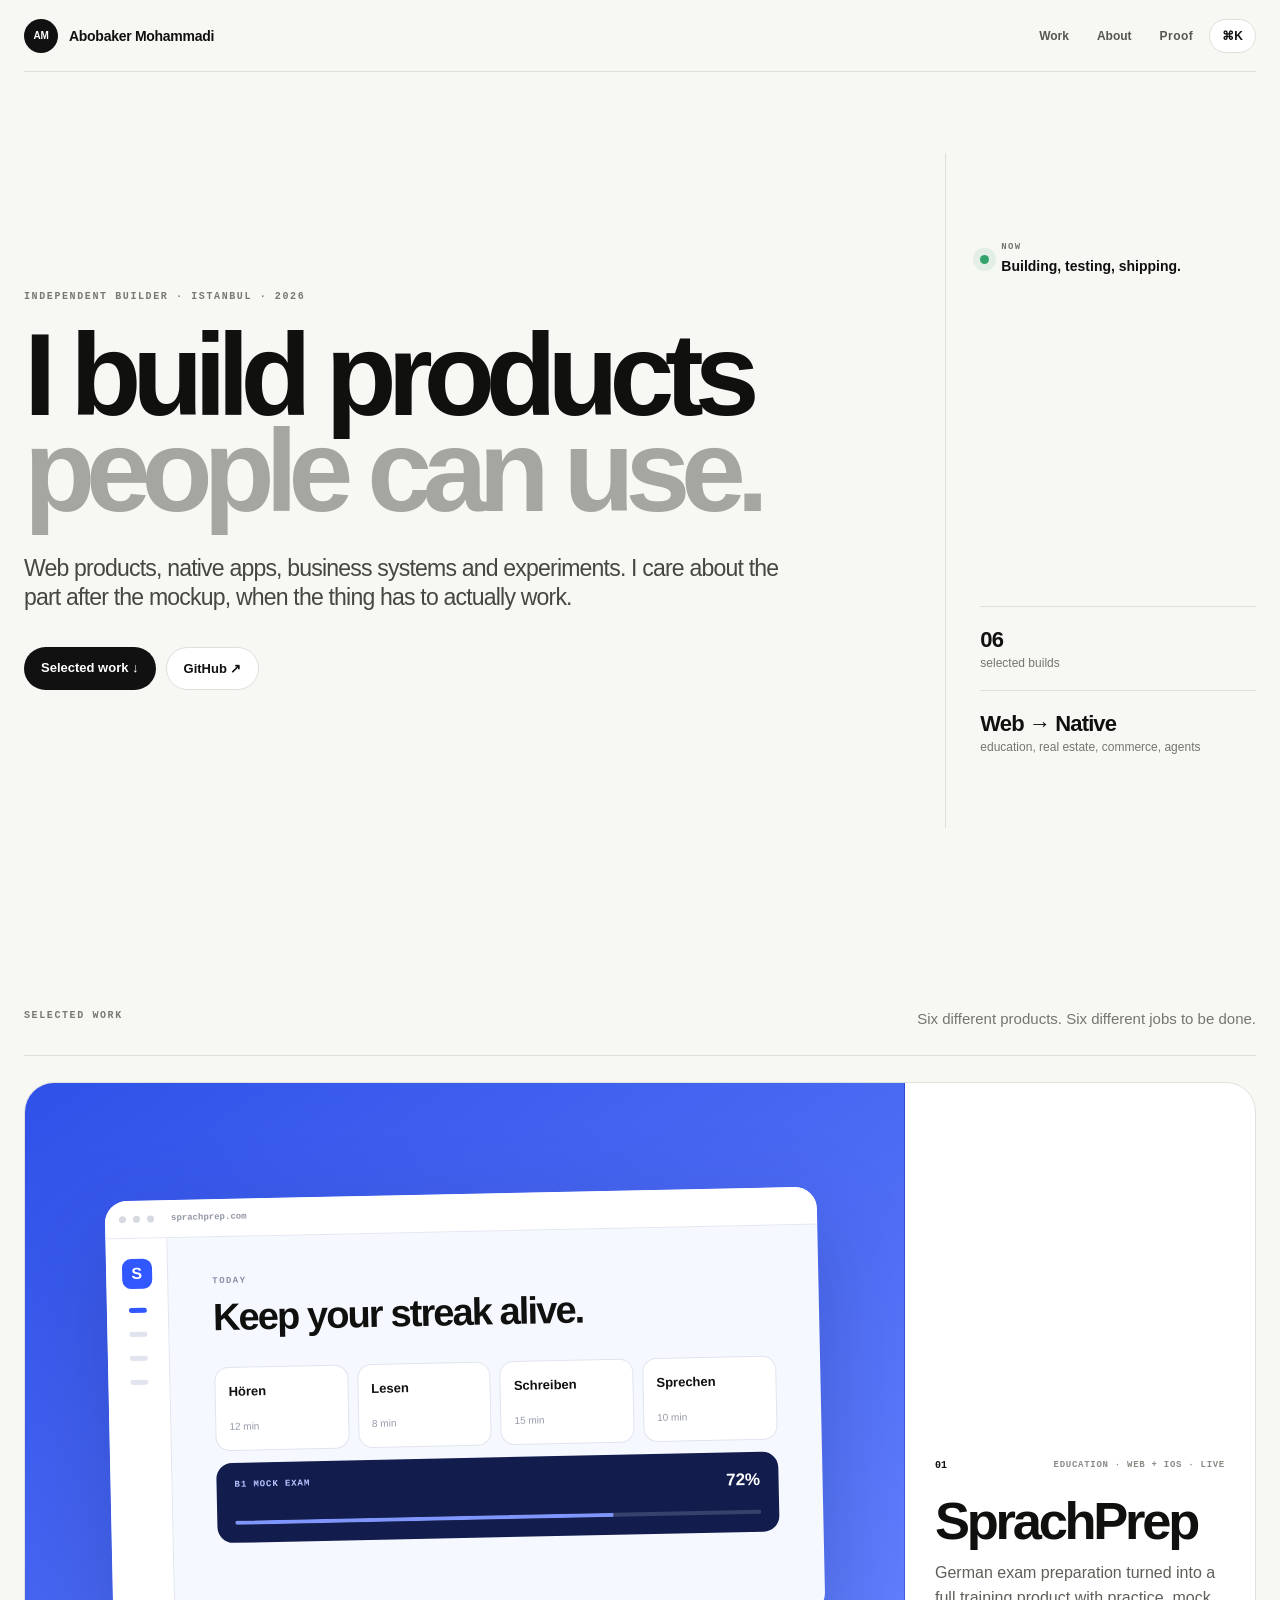
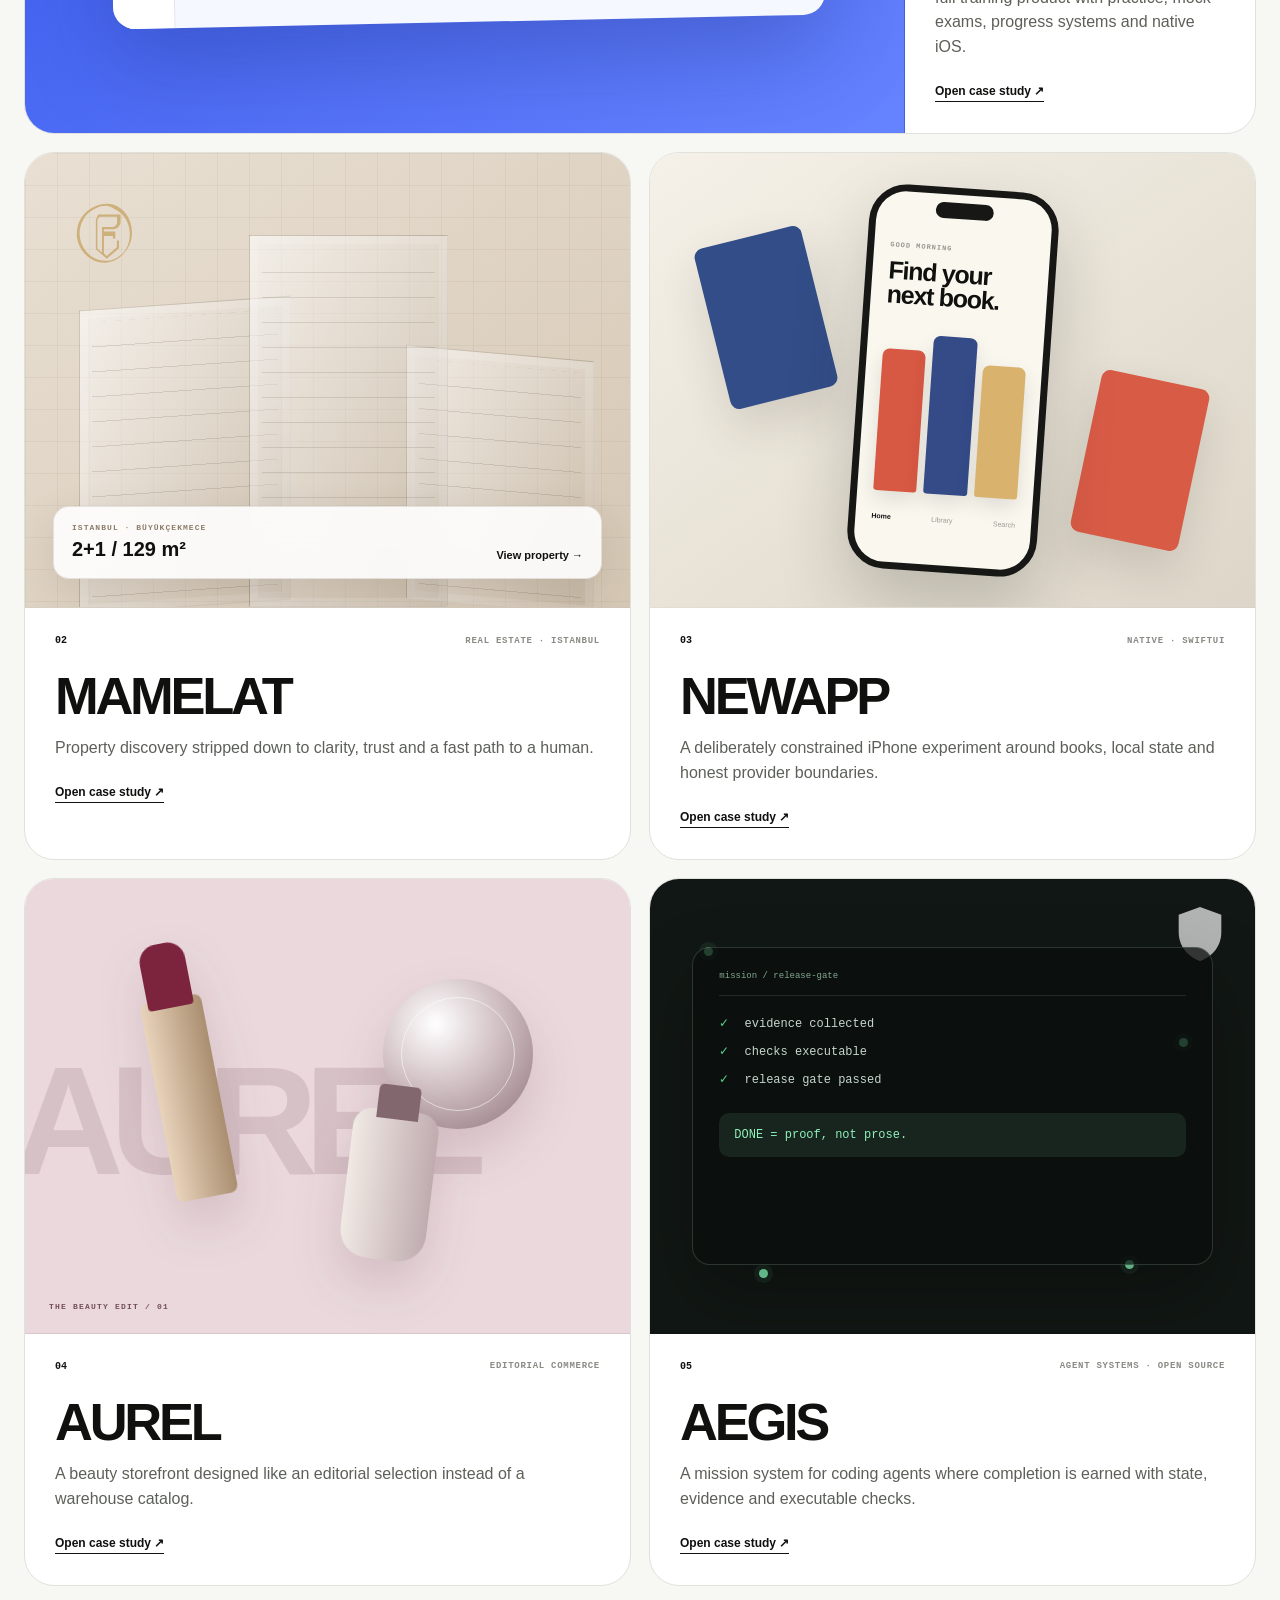
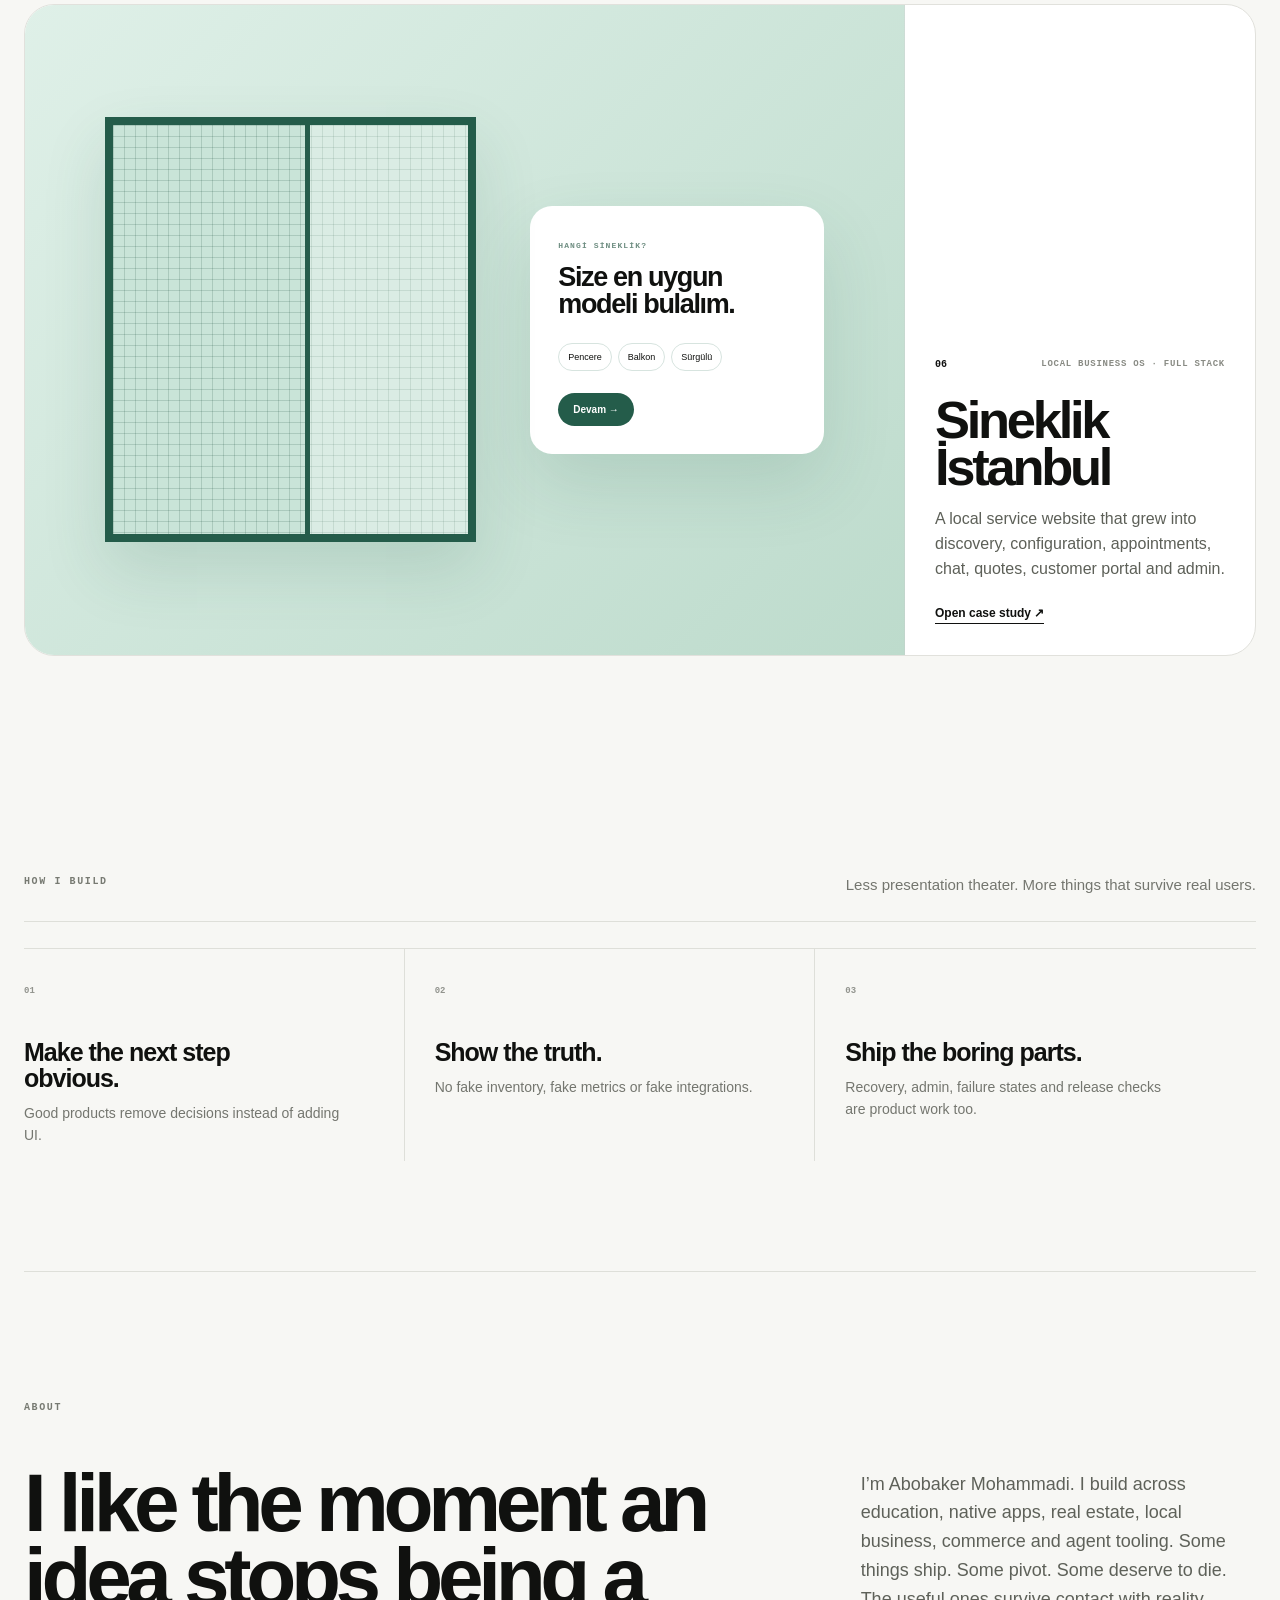
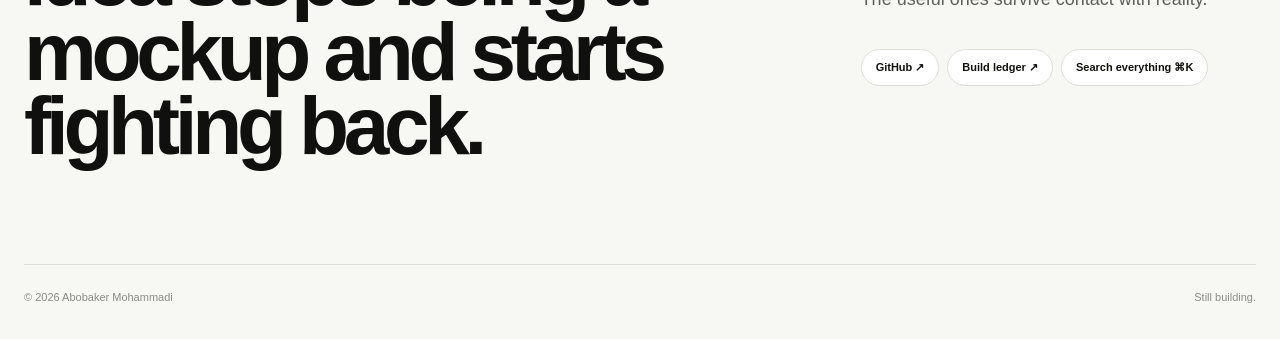
<file: index.html>
<!doctype html>
<html lang="en">
<head>
  <meta charset="utf-8">
  <meta name="viewport" content="width=device-width,initial-scale=1,viewport-fit=cover">
  <title>Abobaker Mohammadi — Builder</title>
  <meta name="description" content="Products, apps, businesses and experiments built by Abobaker Mohammadi.">
  <link rel="canonical" href="https://abobakermohammadi.github.io/">
  <meta property="og:title" content="Abobaker Mohammadi — Builder">
  <meta property="og:description" content="Products, apps, businesses and experiments built by Abobaker Mohammadi.">
  <meta property="og:url" content="https://abobakermohammadi.github.io/">
  <meta property="og:type" content="website">
  <meta name="theme-color" content="#f7f7f4">
  <link rel="stylesheet" href="/experience.css">
  <link rel="stylesheet" href="/proof.css">
  <link rel="icon" href="/favicon.svg">
  <link rel="manifest" href="/manifest.webmanifest">
</head>
<body class="folio-home">
  <a class="skip-link" href="#work">Skip to work</a>
  <header class="site-nav">
    <a class="brand" href="#top" aria-label="Abobaker Mohammadi home"><span class="brand-dot">AM</span><span>Abobaker Mohammadi</span></a>
    <nav aria-label="Primary"><a href="#work">Work</a><a href="#about">About</a><button type="button" class="proof-toggle" data-proof-toggle aria-pressed="false">Proof</button><button type="button" class="search-trigger" data-search aria-label="Search projects">⌘K</button></nav>
  </header>

  <main id="top">
    <section class="hero shell">
      <div class="hero-main">
        <p class="eyebrow">Independent builder · Istanbul · 2026</p>
        <h1>I build products<br><span>people can use.</span></h1>
        <p class="hero-copy">Web products, native apps, business systems and experiments. I care about the part after the mockup, when the thing has to actually work.</p>
        <div class="hero-actions"><a href="#work" class="primary-link">Selected work ↓</a><a href="https://github.com/abobakermohammadi" class="quiet-link">GitHub ↗</a></div>
      </div>
      <aside class="hero-aside" aria-label="Portfolio summary">
        <div class="now-card"><span class="pulse"></span><div><small>NOW</small><strong>Building, testing, shipping.</strong></div></div>
        <div class="hero-stat"><strong>06</strong><span>selected builds</span></div>
        <div class="hero-stat"><strong>Web → Native</strong><span>education, real estate, commerce, agents</span></div>
      </aside>
    </section>

    <section class="work shell" id="work">
      <div class="section-head"><p class="eyebrow">Selected work</p><p>Six different products. Six different jobs to be done.</p></div>
      <div class="project-grid">
        <a class="project-card project-card--wide project-card--sprach" data-proof="PRIVATE SOURCE · current product state verified without exposing private code" href="/projects/sprachprep/">
          <div class="project-visual sprach-visual" aria-hidden="true"><div class="browser-shell"><div class="browser-top"><i></i><i></i><i></i><span>sprachprep.com</span></div><div class="sprach-app"><aside><b>S</b><span class="active"></span><span></span><span></span><span></span></aside><div class="sprach-main"><div class="mini-label">TODAY</div><h3>Keep your streak alive.</h3><div class="skill-row"><div><b>Hören</b><span>12 min</span></div><div><b>Lesen</b><span>8 min</span></div><div><b>Schreiben</b><span>15 min</span></div><div><b>Sprechen</b><span>10 min</span></div></div><div class="progress-card"><div><small>B1 MOCK EXAM</small><strong>72%</strong></div><div class="progress-line"><i></i></div></div></div></div></div></div>
          <div class="project-info"><div><span class="project-index">01</span><span class="project-meta">Education · Web + iOS · Live</span></div><h2>SprachPrep</h2><p>German exam preparation turned into a full training product with practice, mock exams, progress systems and native iOS.</p><span class="open-project">Open case study ↗</span></div>
        </a>

        <a class="project-card project-card--mamelat" data-proof="PUBLIC SOURCE · truthful inventory and direct contact flow" href="/projects/mamelat/">
          <div class="project-visual mamelat-visual" aria-hidden="true"><img src="/assets/mamelat-mark.svg" alt=""><div class="building b1"></div><div class="building b2"></div><div class="building b3"></div><div class="property-pill"><small>ISTANBUL · BÜYÜKÇEKMECE</small><strong>2+1 / 129 m²</strong><span>View property →</span></div></div>
          <div class="project-info"><div><span class="project-index">02</span><span class="project-meta">Real estate · Istanbul</span></div><h2>MAMELAT</h2><p>Property discovery stripped down to clarity, trust and a fast path to a human.</p><span class="open-project">Open case study ↗</span></div>
        </a>

        <a class="project-card project-card--newapp" data-proof="PRIVATE SOURCE · native SwiftUI experiment with evidence-gated release checks" href="/projects/newapp/">
          <div class="project-visual newapp-visual" aria-hidden="true"><div class="phone"><div class="phone-island"></div><div class="phone-screen"><small>GOOD MORNING</small><h3>Find your next book.</h3><div class="book-stack"><i></i><i></i><i></i></div><div class="phone-tabs"><span>Home</span><span>Library</span><span>Search</span></div></div></div><div class="floating-book fb1"></div><div class="floating-book fb2"></div></div>
          <div class="project-info"><div><span class="project-index">03</span><span class="project-meta">Native · SwiftUI</span></div><h2>NEWAPP</h2><p>A deliberately constrained iPhone experiment around books, local state and honest provider boundaries.</p><span class="open-project">Open case study ↗</span></div>
        </a>

        <a class="project-card project-card--aurel" data-proof="PRIVATE SOURCE · researched editorial commerce experiment with real retailer handoff" href="/projects/aurel/">
          <div class="project-visual aurel-visual" aria-hidden="true"><div class="aurel-word">AUREL</div><div class="beauty-object lipstick"><i></i></div><div class="beauty-object compact"><i></i></div><div class="beauty-object bottle"><i></i></div><span class="editorial-note">THE BEAUTY EDIT / 01</span></div>
          <div class="project-info"><div><span class="project-index">04</span><span class="project-meta">Editorial commerce</span></div><h2>AUREL</h2><p>A beauty storefront designed like an editorial selection instead of a warehouse catalog.</p><span class="open-project">Open case study ↗</span></div>
        </a>

        <a class="project-card project-card--aegis" data-proof="PUBLIC SOURCE · mission engine, skills and executable verification harness" href="/projects/aegis/">
          <div class="project-visual aegis-visual" aria-hidden="true"><img src="/assets/aegis-mark.svg" alt=""><div class="terminal"><div class="terminal-top">mission / release-gate</div><p><span>✓</span> evidence collected</p><p><span>✓</span> checks executable</p><p><span>✓</span> release gate passed</p><code>DONE = proof, not prose.</code></div><div class="node n1"></div><div class="node n2"></div><div class="node n3"></div><div class="node n4"></div></div>
          <div class="project-info"><div><span class="project-index">05</span><span class="project-meta">Agent systems · Open source</span></div><h2>AEGIS</h2><p>A mission system for coding agents where completion is earned with state, evidence and executable checks.</p><span class="open-project">Open case study ↗</span></div>
        </a>

        <a class="project-card project-card--wide project-card--sineklik" data-proof="PUBLIC SOURCE · full local-service workflow from finder to admin" href="/projects/sineklik/">
          <div class="project-visual sineklik-visual" aria-hidden="true"><div class="window-frame"><div class="mesh-grid"></div><div class="window-panel"></div></div><div class="config-card"><small>HANGİ SİNEKLİK?</small><strong>Size en uygun modeli bulalım.</strong><div class="config-options"><span>Pencere</span><span>Balkon</span><span>Sürgülü</span></div><button>Devam →</button></div></div>
          <div class="project-info"><div><span class="project-index">06</span><span class="project-meta">Local business OS · Full stack</span></div><h2>Sineklik İstanbul</h2><p>A local service website that grew into discovery, configuration, appointments, chat, quotes, customer portal and admin.</p><span class="open-project">Open case study ↗</span></div>
        </a>
      </div>
    </section>

    <section class="principles shell">
      <div class="section-head"><p class="eyebrow">How I build</p><p>Less presentation theater. More things that survive real users.</p></div>
      <div class="principle-grid"><article><span>01</span><h3>Make the next step obvious.</h3><p>Good products remove decisions instead of adding UI.</p></article><article><span>02</span><h3>Show the truth.</h3><p>No fake inventory, fake metrics or fake integrations.</p></article><article><span>03</span><h3>Ship the boring parts.</h3><p>Recovery, admin, failure states and release checks are product work too.</p></article></div>
    </section>

    <section class="about shell" id="about">
      <p class="eyebrow">About</p>
      <div class="about-grid"><h2>I like the moment an idea stops being a mockup and starts fighting back.</h2><div><p>I’m Abobaker Mohammadi. I build across education, native apps, real estate, local business, commerce and agent tooling. Some things ship. Some pivot. Some deserve to die. The useful ones survive contact with reality.</p><div class="about-links"><a href="https://github.com/abobakermohammadi">GitHub ↗</a><a href="/ledger/">Build ledger ↗</a><button type="button" data-search>Search everything ⌘K</button></div></div></div>
    </section>
  </main>

  <footer class="site-footer shell"><span>© 2026 Abobaker Mohammadi</span><span>Still building.</span></footer>
  <div class="proof-banner" role="status"><strong>PROOF MODE / ON</strong><br>Project claims expose their evidence class. Machine-readable project truth lives at <a href="/data/projects.json">/data/projects.json</a>.</div>
  <div class="search" role="dialog" aria-modal="true" aria-label="Project search" aria-hidden="true"><div class="search-panel"><input id="project-search" autocomplete="off" placeholder="Type a project, platform, industry…"><div class="search-results"></div></div></div>
  <script src="/home-ui.js"></script>
</body>
</html>
</file>
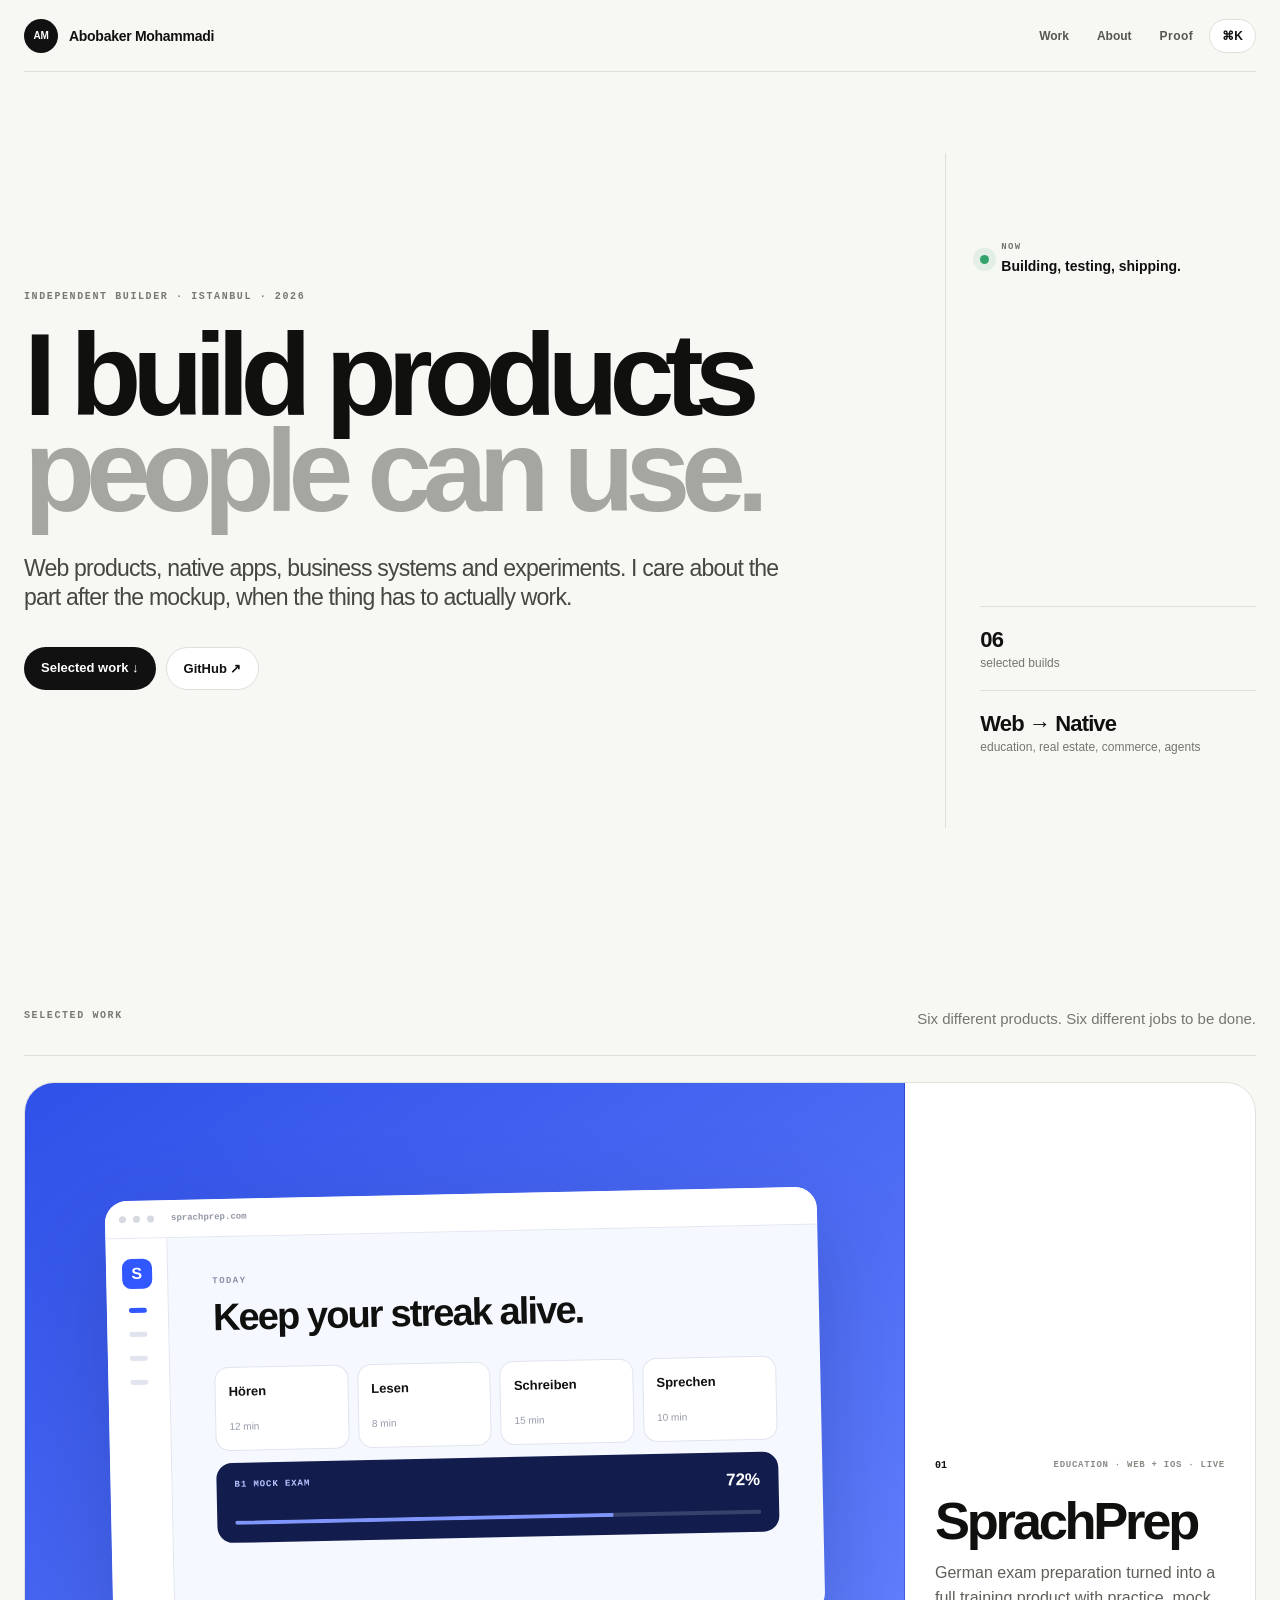
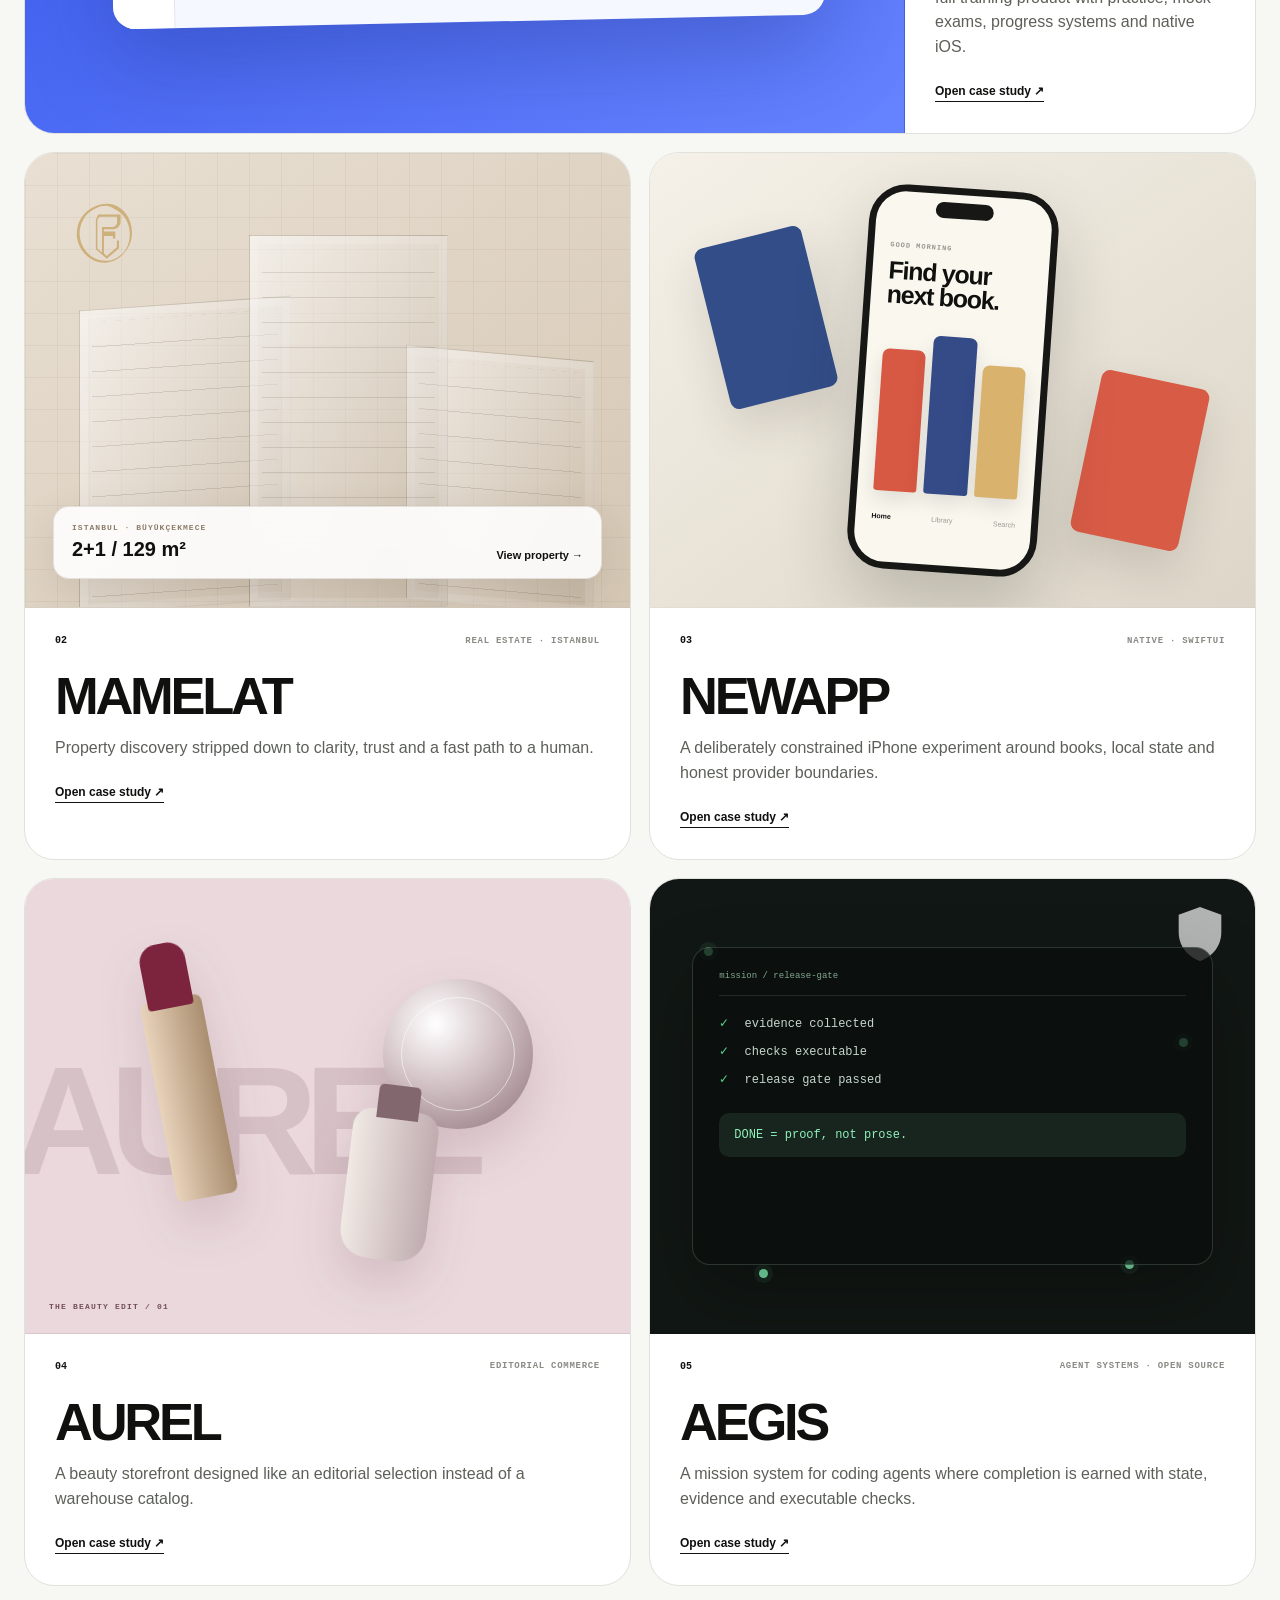
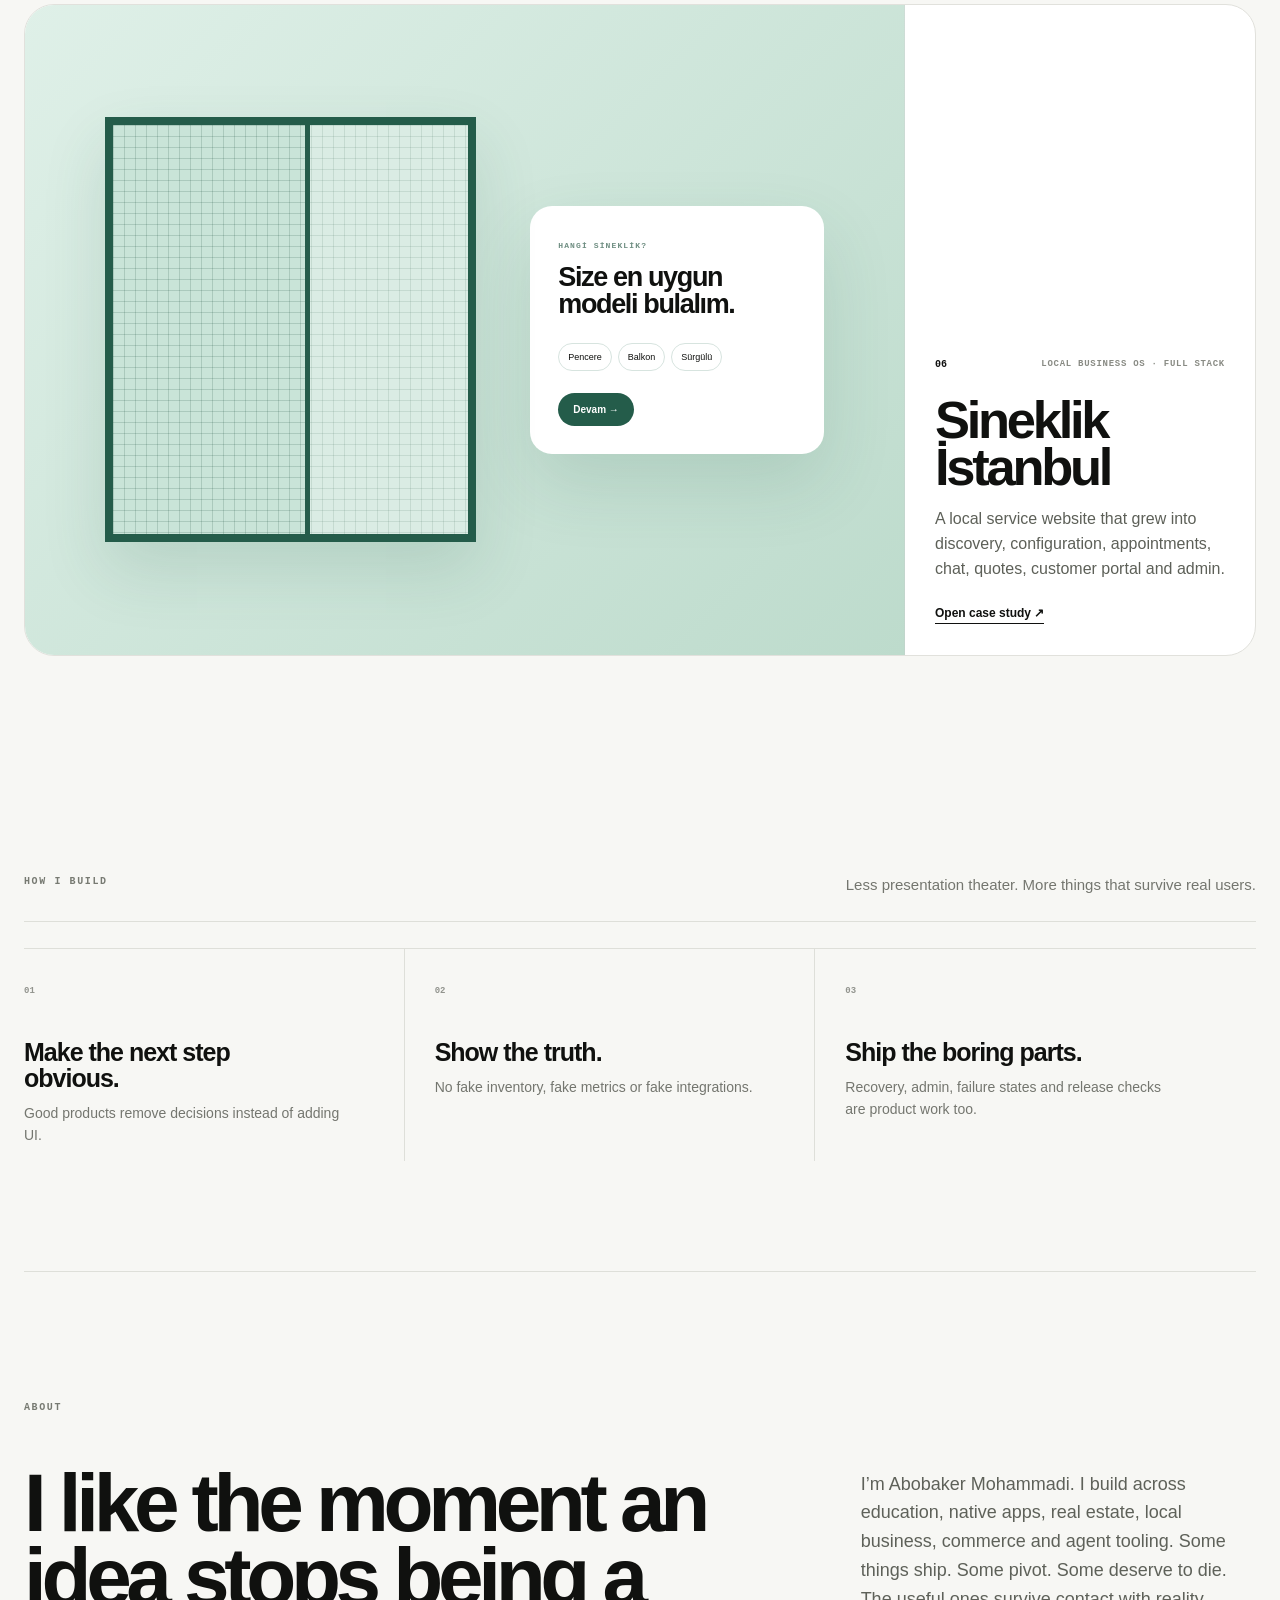
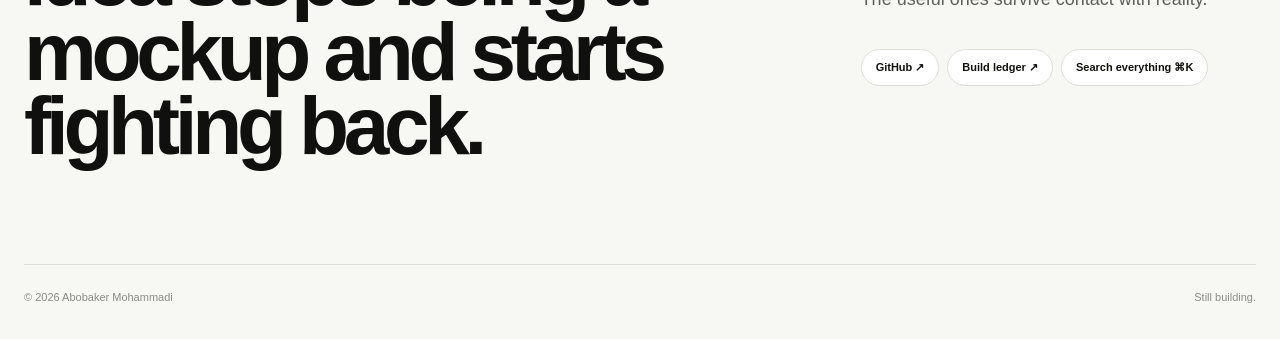
<file: abobaker/index.html>
<!doctype html><html lang="en"><head><meta charset="utf-8"><meta name="viewport" content="width=device-width,initial-scale=1"><meta http-equiv="refresh" content="0;url=/"><link rel="canonical" href="https://abobakermohammadi.github.io/"><title>Moved — Abobaker Mohammadi</title><meta name="robots" content="noindex,follow"><link rel="stylesheet" href="/styles.css"><link rel="icon" href="/favicon.svg"></head><body><main class="shell"><section class="hero" style="min-height:100vh"><p class="kicker">Route retired</p><h1>This page<br><span>moved home.</span></h1><p class="hero-copy"><a class="repo-link" href="/">Open the current Abobaker Mohammadi site →</a></p></section></main><script>location.replace('/')</script></body></html>
</file>
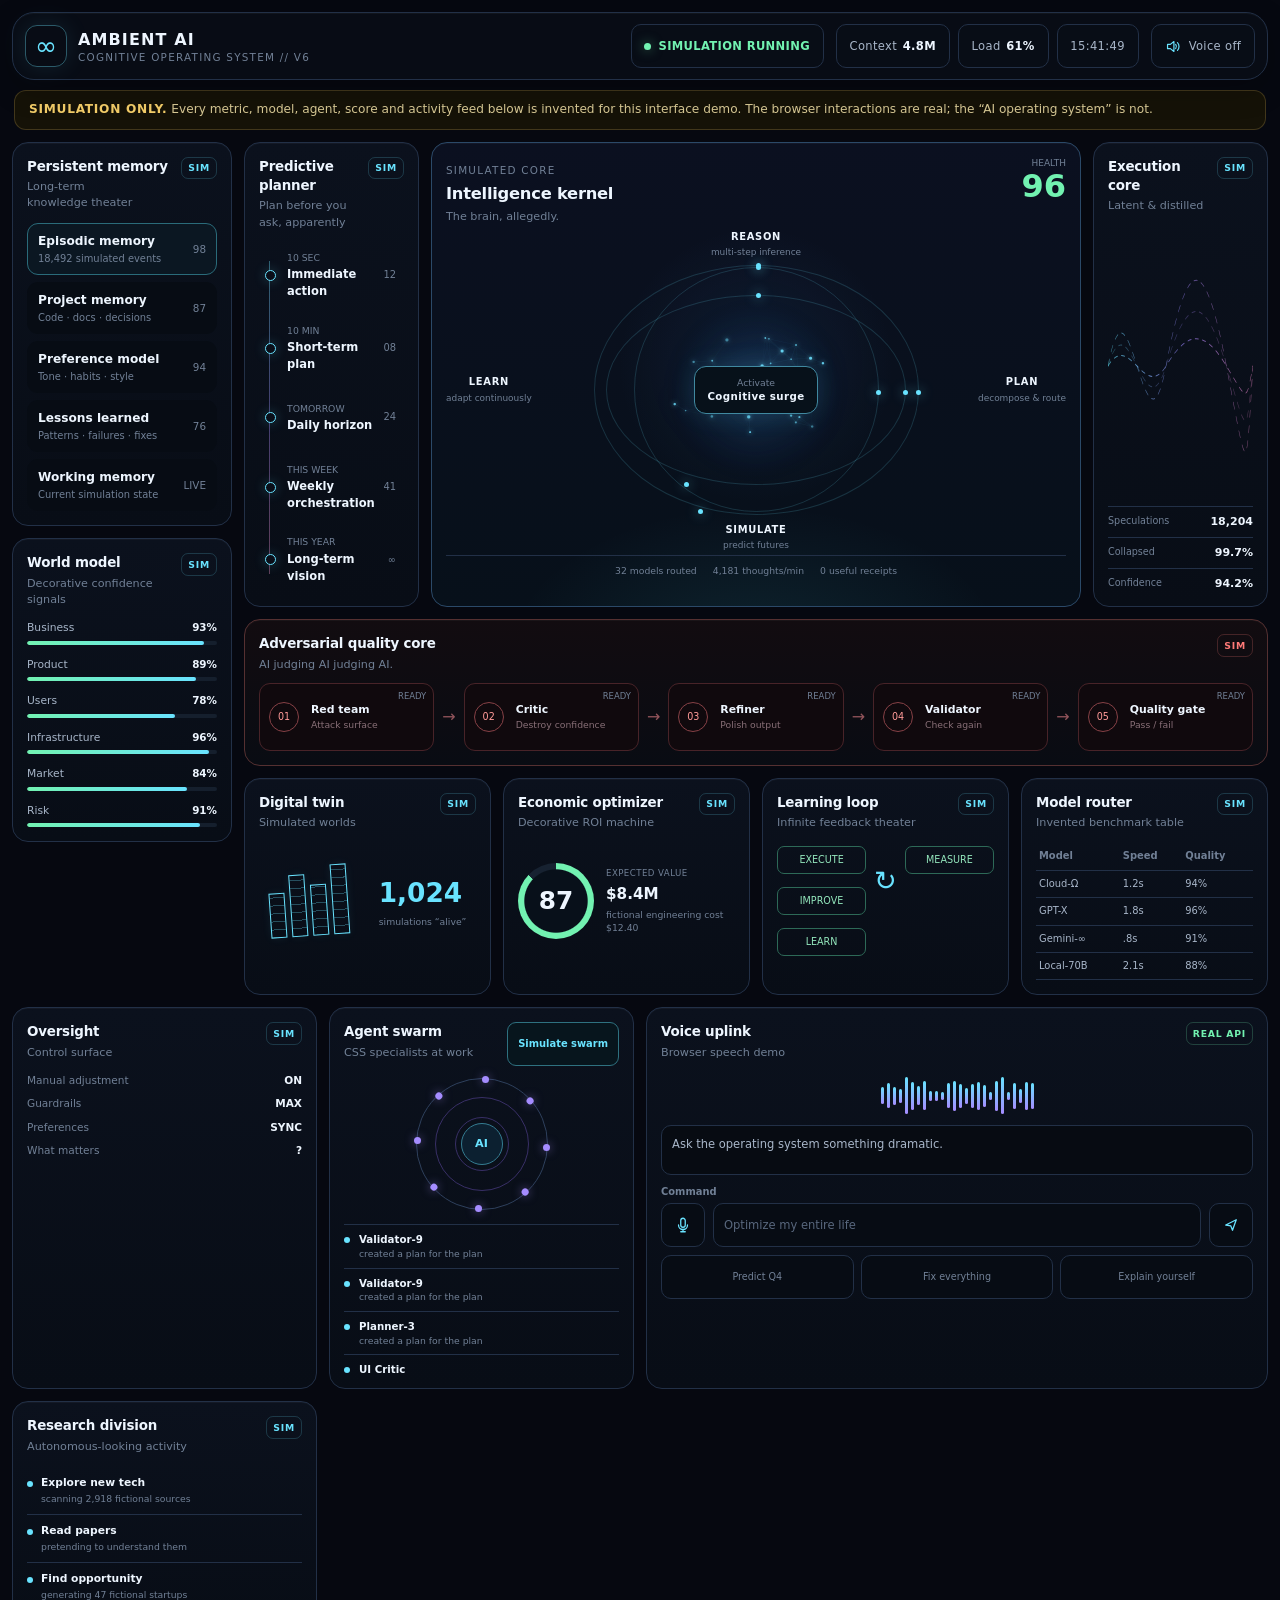
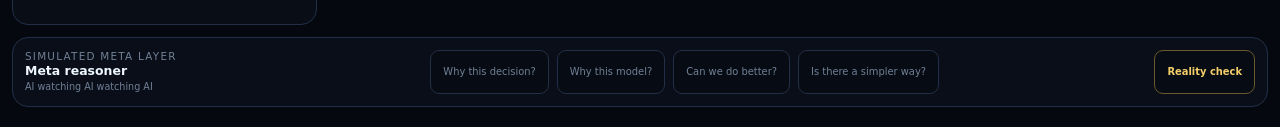
<file: ambient-ai-os/index.html>
<!doctype html>
<html lang="en">
<head>
  <meta charset="utf-8">
  <meta name="viewport" content="width=device-width, initial-scale=1, viewport-fit=cover">
  <meta name="theme-color" content="#060810">
  <meta name="description" content="Ambient AI OS is a deliberately theatrical static dashboard demo about AI interface hype. All metrics and agent activity shown are simulated.">
  <title>Ambient AI OS — Interface Theater</title>
  <link rel="stylesheet" href="styles.css">
</head>
<body>
  <a class="skip-link" href="#main">Skip to dashboard</a>
  <div class="shell">
    <header class="topbar" aria-label="Ambient AI OS demo header">
      <a class="brand" href="#main" aria-label="Ambient AI OS dashboard home"><span class="brand-mark" aria-hidden="true">∞</span><span class="brand-copy"><strong>AMBIENT AI</strong><small>COGNITIVE OPERATING SYSTEM // V6</small></span></a>
      <div class="sim-readout" aria-label="Simulation status"><span class="status-dot" aria-hidden="true"></span><span>SIMULATION RUNNING</span></div>
      <div class="top-metrics" aria-label="Simulated dashboard metrics"><span>Context <strong id="ctx">4.8M</strong></span><span>Load <strong id="load">61%</strong></span><time id="clock" aria-label="Local time">00:00:00</time></div>
      <button class="control-button" id="sound" type="button" aria-pressed="false" aria-label="Enable voice responses"><svg viewBox="0 0 24 24" aria-hidden="true"><path d="M5 9v6h4l5 4V5L9 9H5Zm11.5.1a4.8 4.8 0 0 1 0 5.8M19 6.5a8 8 0 0 1 0 11"/></svg><span>Voice off</span></button>
    </header>
    <p class="disclosure" id="demo-disclosure"><strong>SIMULATION ONLY.</strong> Every metric, model, agent, score and activity feed below is invented for this interface demo. The browser interactions are real; the “AI operating system” is not.</p>
    <main class="dashboard" id="main" tabindex="-1" aria-describedby="demo-disclosure">
      <aside class="column column-left" aria-label="Memory and world model">
        <section class="panel memory-panel" aria-labelledby="memory-title"><div class="panel-heading"><div><h2 id="memory-title">Persistent memory</h2><p>Long-term knowledge theater</p></div><span class="signal" aria-label="Simulation active">SIM</span></div><div class="memory-list" aria-label="Memory view selector"><button class="memory-item is-active" type="button" aria-pressed="true"><span><strong>Episodic memory</strong><small>18,492 simulated events</small></span><em>98</em></button><button class="memory-item" type="button" aria-pressed="false"><span><strong>Project memory</strong><small>Code · docs · decisions</small></span><em>87</em></button><button class="memory-item" type="button" aria-pressed="false"><span><strong>Preference model</strong><small>Tone · habits · style</small></span><em>94</em></button><button class="memory-item" type="button" aria-pressed="false"><span><strong>Lessons learned</strong><small>Patterns · failures · fixes</small></span><em>76</em></button><button class="memory-item" type="button" aria-pressed="false"><span><strong>Working memory</strong><small>Current simulation state</small></span><em>LIVE</em></button></div></section>
        <section class="panel world-panel" aria-labelledby="world-title"><div class="panel-heading"><div><h2 id="world-title">World model</h2><p>Decorative confidence signals</p></div><span class="signal">SIM</span></div><div class="meter-list"><div class="meter"><span>Business</span><strong>93%</strong><i style="--meter:93%"></i></div><div class="meter"><span>Product</span><strong>89%</strong><i style="--meter:89%"></i></div><div class="meter"><span>Users</span><strong>78%</strong><i style="--meter:78%"></i></div><div class="meter"><span>Infrastructure</span><strong>96%</strong><i style="--meter:96%"></i></div><div class="meter"><span>Market</span><strong>84%</strong><i style="--meter:84%"></i></div><div class="meter"><span>Risk</span><strong>91%</strong><i style="--meter:91%"></i></div></div></section>
      </aside>
      <section class="column column-primary" aria-label="Main simulation console">
        <div class="hero-grid">
          <section class="panel planner-panel" aria-labelledby="planner-title"><div class="panel-heading"><div><h2 id="planner-title">Predictive planner</h2><p>Plan before you ask, apparently</p></div><span class="signal">SIM</span></div><div class="timeline" aria-label="Simulated planning horizons"><button type="button"><span><small>10 SEC</small><strong>Immediate action</strong></span><em>12</em></button><button type="button"><span><small>10 MIN</small><strong>Short-term plan</strong></span><em>08</em></button><button type="button"><span><small>TOMORROW</small><strong>Daily horizon</strong></span><em>24</em></button><button type="button"><span><small>THIS WEEK</small><strong>Weekly orchestration</strong></span><em>41</em></button><button type="button"><span><small>THIS YEAR</small><strong>Long-term vision</strong></span><em>∞</em></button></div></section>
          <section class="panel kernel" id="kernel" aria-labelledby="kernel-title"><div class="kernel-heading"><div><span class="module-kicker">SIMULATED CORE</span><h1 id="kernel-title">Intelligence kernel</h1><p>The brain, allegedly.</p></div><div class="health"><small>HEALTH</small><strong id="health">96</strong></div></div><div class="orb" aria-label="Animated visualization of a simulated reasoning network"><div class="orbit orbit-a" aria-hidden="true"><i></i><i></i><i></i></div><div class="orbit orbit-b" aria-hidden="true"><i></i><i></i><i></i></div><div class="orbit orbit-c" aria-hidden="true"><i></i><i></i></div><canvas id="brain" width="500" height="500" aria-hidden="true"></canvas><span class="orb-label orb-reason">REASON<small>multi-step inference</small></span><span class="orb-label orb-plan">PLAN<small>decompose & route</small></span><span class="orb-label orb-sim">SIMULATE<small>predict futures</small></span><span class="orb-label orb-learn">LEARN<small>adapt continuously</small></span><button id="surge" type="button"><span>Activate</span><strong>Cognitive surge</strong></button></div><div class="kernel-foot" aria-label="Simulated core metrics"><span>32 models routed</span><span>4,181 thoughts/min</span><span>0 useful receipts</span></div></section>
          <section class="panel execution" aria-labelledby="execution-title"><div class="panel-heading"><div><h2 id="execution-title">Execution core</h2><p>Latent & distilled</p></div><span class="signal">SIM</span></div><svg class="wave" viewBox="0 0 300 260" preserveAspectRatio="none" aria-hidden="true"><defs><linearGradient id="wave-gradient"><stop stop-color="#62e6ff"/><stop offset=".52" stop-color="#9b84ff"/><stop offset="1" stop-color="#f487c9"/></linearGradient></defs><g><path d="M0 130C45 20 75 240 120 130S200 20 245 130S285 240 300 130"/><path d="M0 130C45 60 75 200 120 130S200 60 245 130S285 200 300 130"/><path d="M0 130C45 95 75 165 120 130S200 95 245 130S285 165 300 130"/></g></svg><dl class="execution-stats"><div><dt>Speculations</dt><dd id="spec">18,204</dd></div><div><dt>Collapsed</dt><dd>99.7%</dd></div><div><dt>Confidence</dt><dd id="conf">94.2%</dd></div></dl></section>
        </div>
        <section class="panel quality" aria-labelledby="quality-title"><div class="quality-heading"><div><h2 id="quality-title">Adversarial quality core</h2><p>AI judging AI judging AI.</p></div><span class="signal signal-red">SIM</span></div><div class="quality-chain" id="chain" aria-label="Simulated quality workflow"><button type="button"><span class="node-id">01</span><span><strong>Red team</strong><small>Attack surface</small></span><em>READY</em></button><span class="chain-arrow" aria-hidden="true">→</span><button type="button"><span class="node-id">02</span><span><strong>Critic</strong><small>Destroy confidence</small></span><em>READY</em></button><span class="chain-arrow" aria-hidden="true">→</span><button type="button"><span class="node-id">03</span><span><strong>Refiner</strong><small>Polish output</small></span><em>READY</em></button><span class="chain-arrow" aria-hidden="true">→</span><button type="button"><span class="node-id">04</span><span><strong>Validator</strong><small>Check again</small></span><em>READY</em></button><span class="chain-arrow" aria-hidden="true">→</span><button type="button"><span class="node-id">05</span><span><strong>Quality gate</strong><small>Pass / fail</small></span><em>READY</em></button></div></section>
        <div class="utility-grid"><section class="panel utility" aria-labelledby="twin-title"><div class="panel-heading"><div><h2 id="twin-title">Digital twin</h2><p>Simulated worlds</p></div><span class="signal">SIM</span></div><div class="twin"><div class="city" aria-hidden="true"><i></i><i></i><i></i><i></i></div><span><strong>1,024</strong><small>simulations “alive”</small></span></div></section><section class="panel utility" aria-labelledby="roi-title"><div class="panel-heading"><div><h2 id="roi-title">Economic optimizer</h2><p>Decorative ROI machine</p></div><span class="signal">SIM</span></div><div class="roi"><strong id="roi">87</strong><span><small>EXPECTED VALUE</small><b>$8.4M</b><small>fictional engineering cost $12.40</small></span></div></section><section class="panel utility" aria-labelledby="loop-title"><div class="panel-heading"><div><h2 id="loop-title">Learning loop</h2><p>Infinite feedback theater</p></div><span class="signal">SIM</span></div><div class="learning-loop" aria-label="Execute, measure, learn, improve loop"><span>EXECUTE</span><b aria-hidden="true">↻</b><span>MEASURE</span><span>IMPROVE</span><span>LEARN</span></div></section><section class="panel utility router" aria-labelledby="router-title"><div class="panel-heading"><div><h2 id="router-title">Model router</h2><p>Invented benchmark table</p></div><span class="signal">SIM</span></div><table><thead><tr><th>Model</th><th>Speed</th><th>Quality</th></tr></thead><tbody><tr><td>Cloud-Ω</td><td>1.2s</td><td>94%</td></tr><tr><td>GPT-X</td><td>1.8s</td><td>96%</td></tr><tr><td>Gemini-∞</td><td>.8s</td><td>91%</td></tr><tr><td>Local-70B</td><td>2.1s</td><td>88%</td></tr></tbody></table></section></div>
      </section>
      <aside class="column column-right" aria-label="Oversight and interaction tools">
        <section class="panel oversight" aria-labelledby="oversight-title"><div class="panel-heading"><div><h2 id="oversight-title">Oversight</h2><p>Control surface</p></div><span class="signal">SIM</span></div><dl class="check-list"><div><dt>Manual adjustment</dt><dd>ON</dd></div><div><dt>Guardrails</dt><dd>MAX</dd></div><div><dt>Preferences</dt><dd>SYNC</dd></div><div><dt>What matters</dt><dd>?</dd></div></dl></section>
        <section class="panel swarm" aria-labelledby="swarm-title"><div class="panel-heading"><div><h2 id="swarm-title">Agent swarm</h2><p>CSS specialists at work</p></div><button class="small-action" id="launch" type="button">Simulate swarm</button></div><div class="swarm-orbit" aria-hidden="true"><strong>AI</strong><i></i><i></i><i></i><i></i><i></i><i></i><i></i><i></i></div><div class="feed" id="feed" aria-label="Simulated agent activity" aria-live="off"></div></section>
        <section class="panel voice" aria-labelledby="voice-title"><div class="panel-heading"><div><h2 id="voice-title">Voice uplink</h2><p>Browser speech demo</p></div><span class="signal signal-real">REAL API</span></div><div class="viz" id="viz" aria-hidden="true"></div><p class="transcript" id="transcript" aria-live="polite">Ask the operating system something dramatic.</p><label class="field-label" for="input">Command</label><div class="command-row"><button class="icon-button" id="mic" type="button" aria-label="Start voice input" aria-pressed="false"><svg viewBox="0 0 24 24" aria-hidden="true"><path d="M12 3a3 3 0 0 0-3 3v6a3 3 0 0 0 6 0V6a3 3 0 0 0-3-3Zm-6 9a6 6 0 0 0 12 0M12 18v3M9 21h6"/></svg></button><input id="input" autocomplete="off" placeholder="Optimize my entire life" inputmode="text"><button class="icon-button" id="send" type="button" aria-label="Send command"><svg viewBox="0 0 24 24" aria-hidden="true"><path d="m5 12 14-7-5 14-2.2-5.8L5 12Z"/></svg></button></div><div class="quick" aria-label="Example commands"><button type="button">Predict Q4</button><button type="button">Fix everything</button><button type="button">Explain yourself</button></div></section>
        <section class="panel research" aria-labelledby="research-title"><div class="panel-heading"><div><h2 id="research-title">Research division</h2><p>Autonomous-looking activity</p></div><span class="signal">SIM</span></div><ul><li><strong>Explore new tech</strong><small>scanning 2,918 fictional sources</small></li><li><strong>Read papers</strong><small>pretending to understand them</small></li><li><strong>Find opportunity</strong><small>generating 47 fictional startups</small></li></ul></section>
      </aside>
    </main>
    <footer class="meta-bar" aria-labelledby="meta-title"><div><span class="module-kicker">SIMULATED META LAYER</span><strong id="meta-title">Meta reasoner</strong><small>AI watching AI watching AI</small></div><nav aria-label="Meta reasoning demo actions"><button type="button">Why this decision?</button><button type="button">Why this model?</button><button type="button">Can we do better?</button><button type="button">Is there a simpler way?</button></nav><button class="reality-button" id="reality" type="button">Reality check</button></footer>
  </div>
  <div class="toasts" id="toasts" aria-live="polite" aria-atomic="false"></div>
  <dialog id="truth" aria-labelledby="truth-title" aria-describedby="truth-copy"><button class="dialog-close" id="close" type="button" aria-label="Close reality check"><svg viewBox="0 0 24 24" aria-hidden="true"><path d="M6 6l12 12M18 6 6 18"/></svg></button><span class="module-kicker">REALITY CHECK</span><h2 id="truth-title">This screen is visual theater.</h2><p id="truth-copy">The glowing metrics, scores, routing, model names and agent activity are presentation-only simulations. They are intentionally exaggerated to make the point that a complicated dashboard can look intelligent without doing useful work.</p><div class="truth-grid" aria-label="Actual system state"><span><strong>0</strong>live agents</span><span><strong>0</strong>live models</span><span><strong>0</strong>data stores</span><span><strong>STATIC</strong>demo</span></div><h3>What is real</h3><p>Semantic HTML, CSS, JavaScript, browser speech synthesis, and speech recognition when your browser supports it.</p><button class="resume-button" id="resume" type="button">Return to the propaganda</button></dialog>
  <script src="app.js"></script>
</body>
</html>
</file>
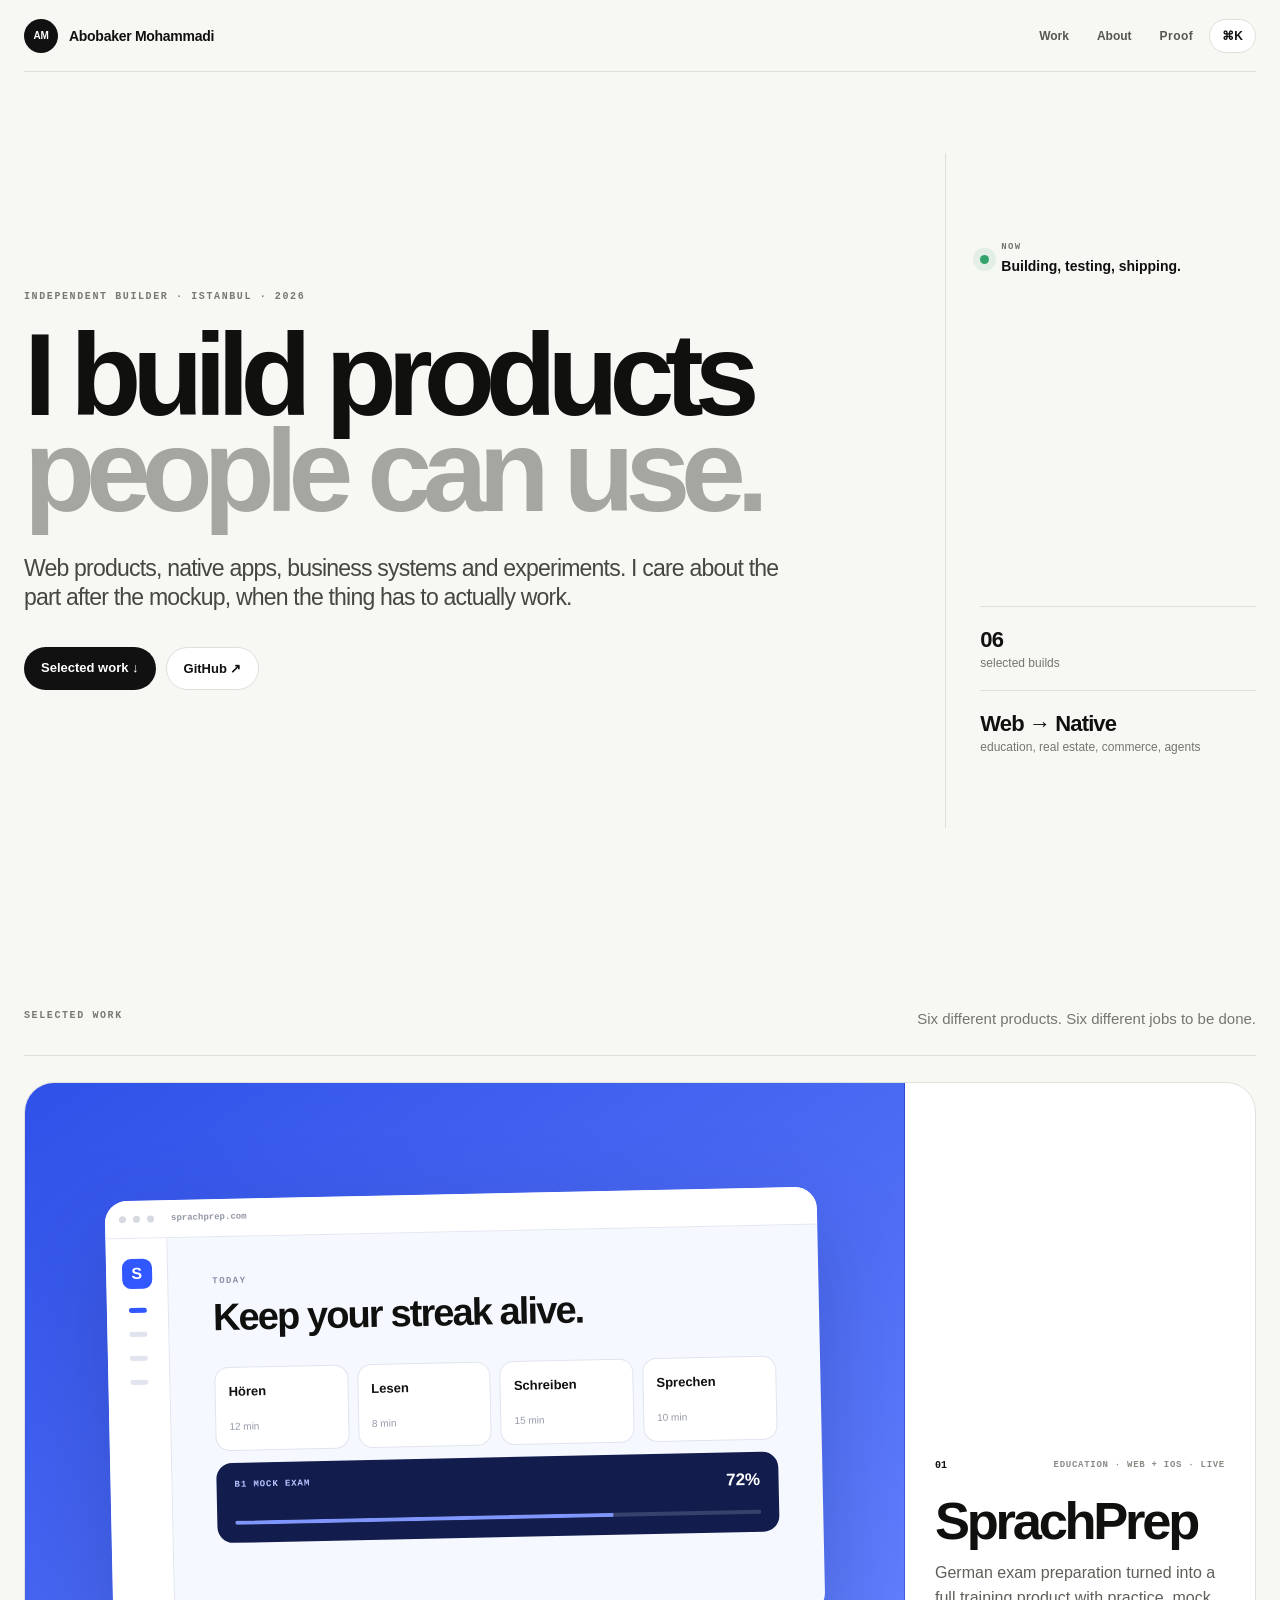
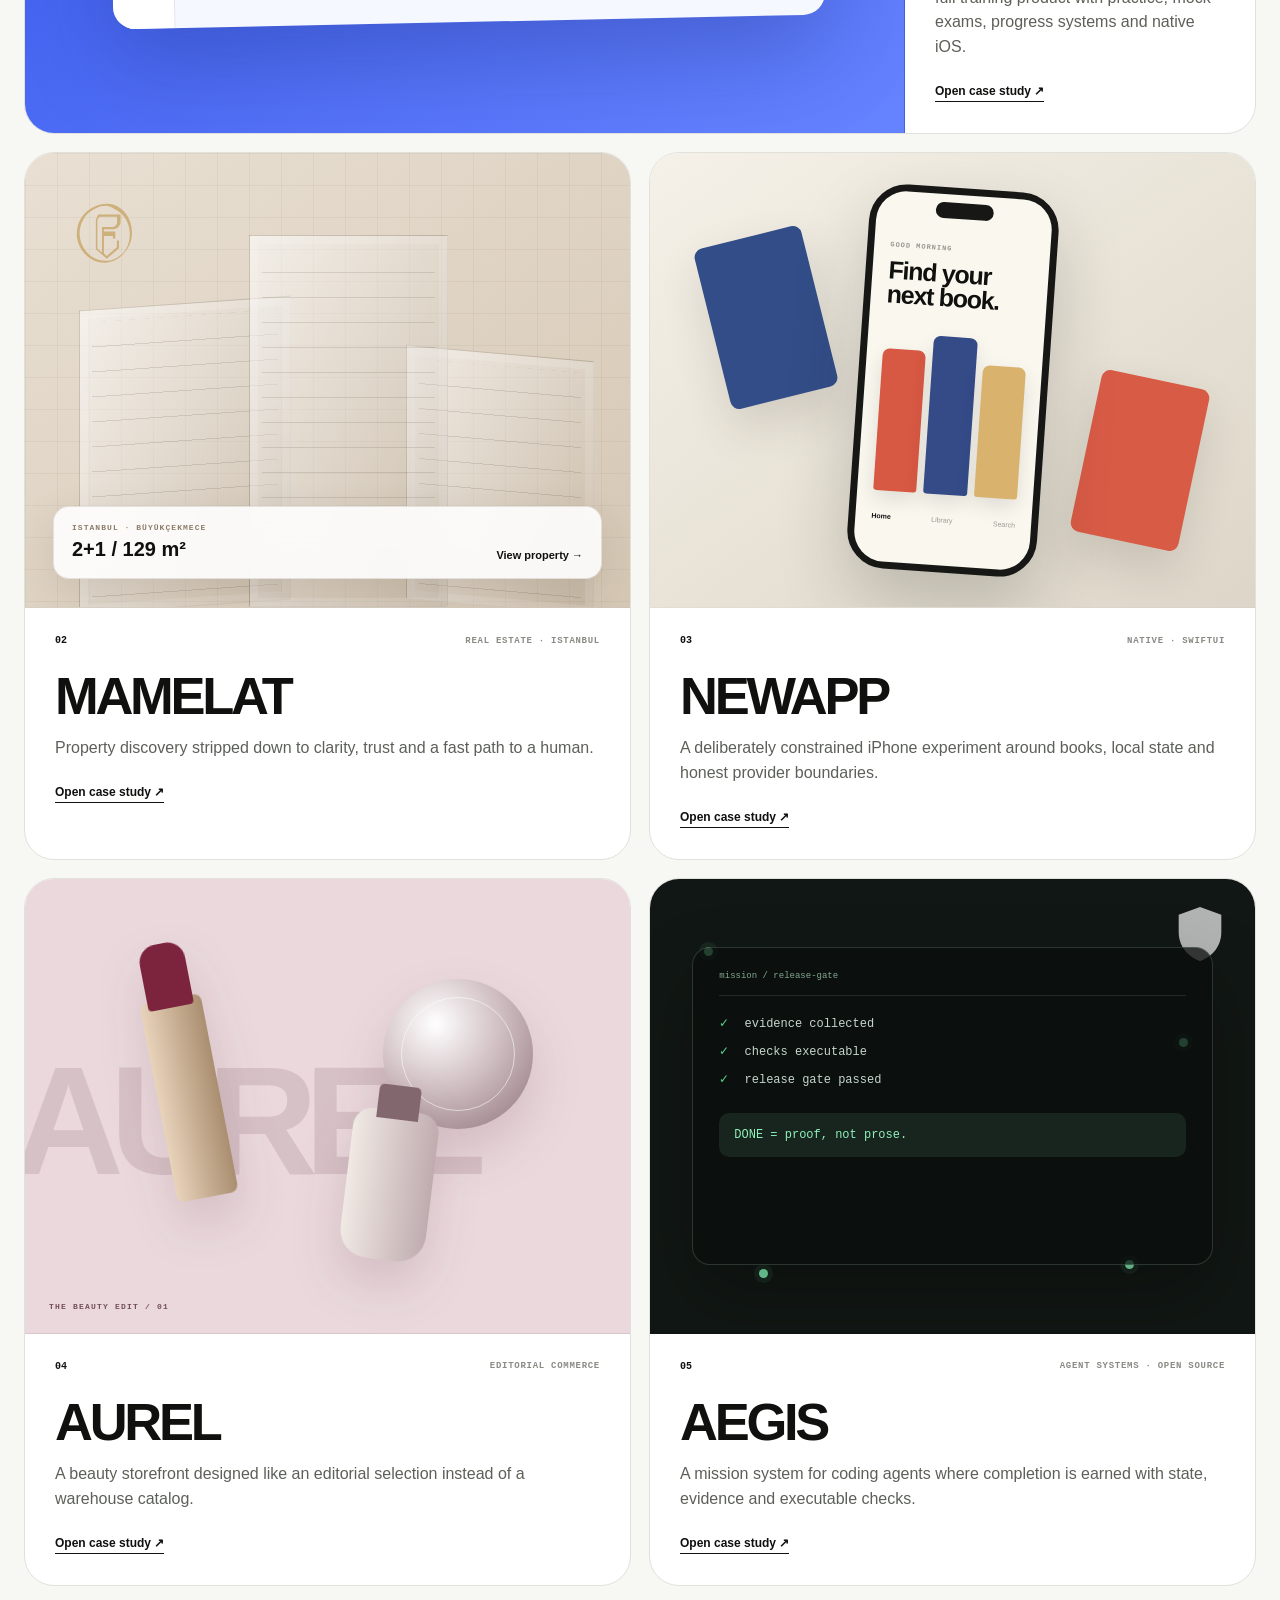
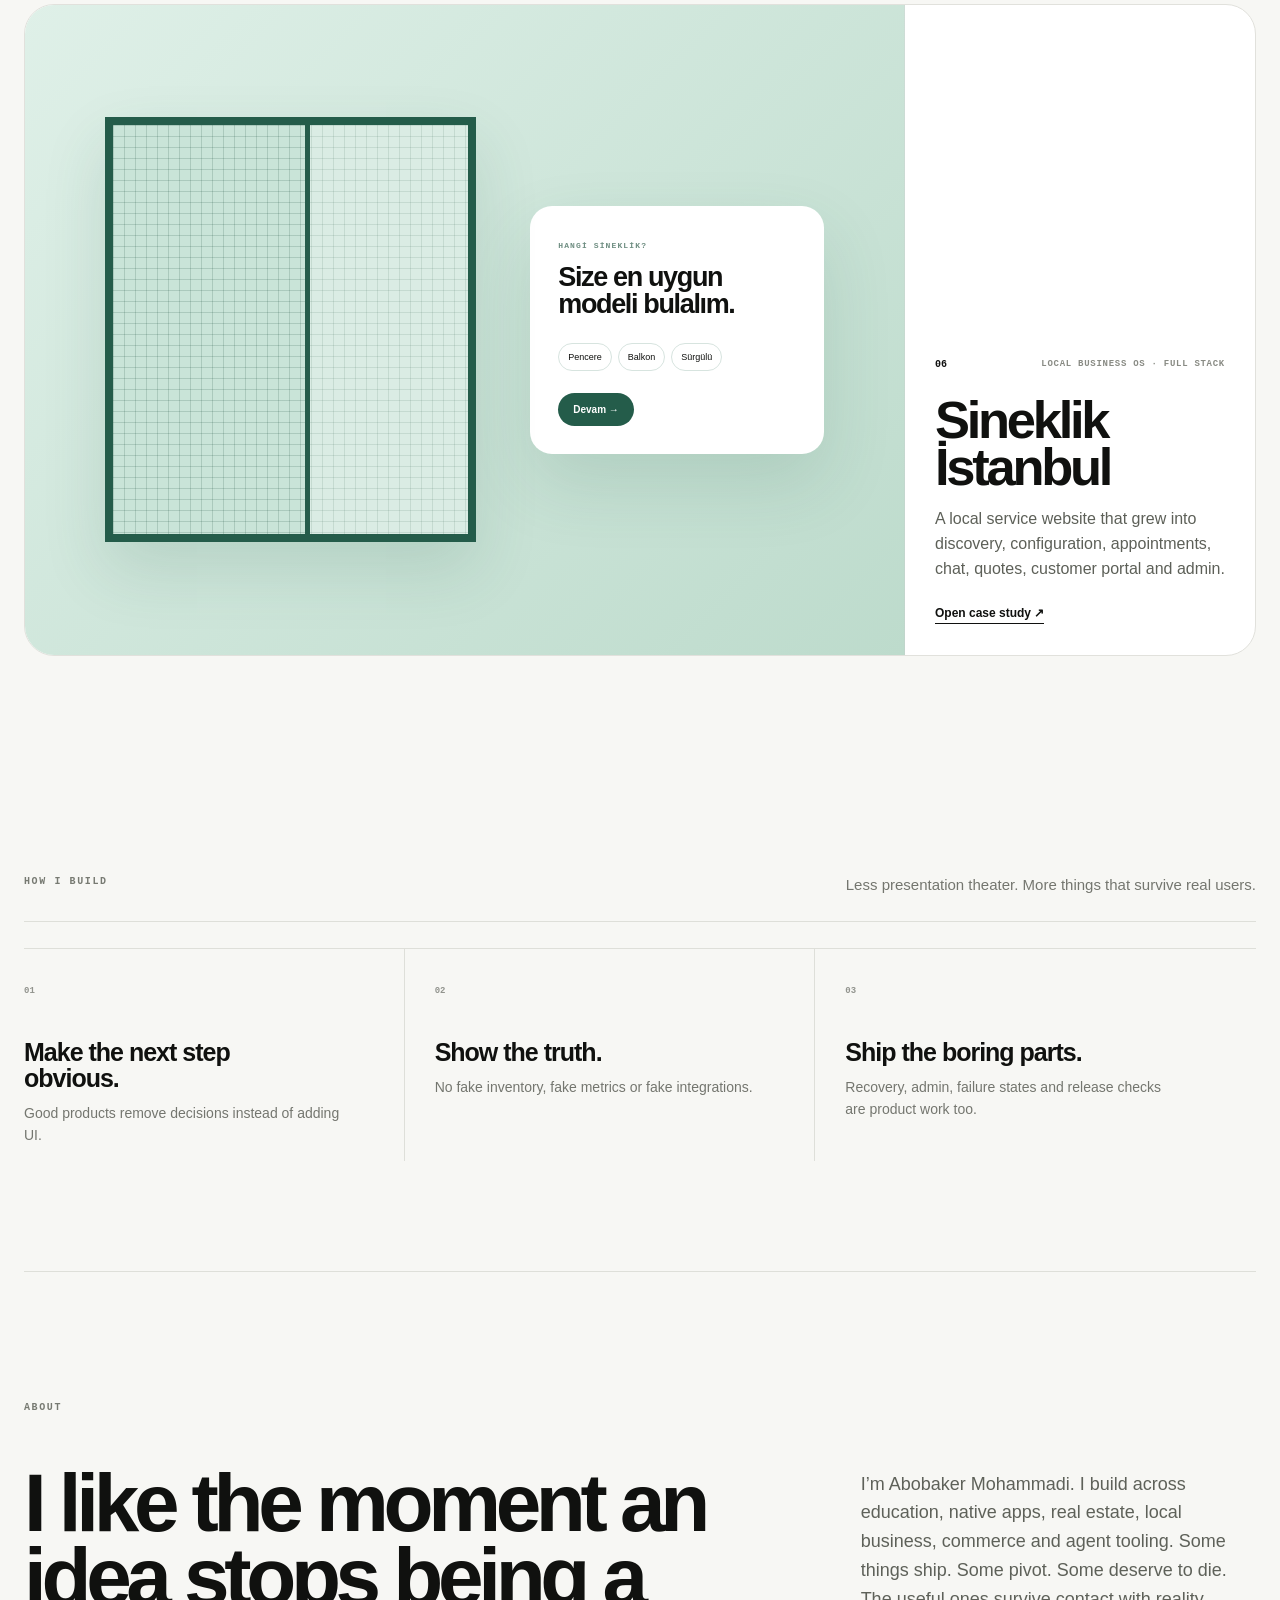
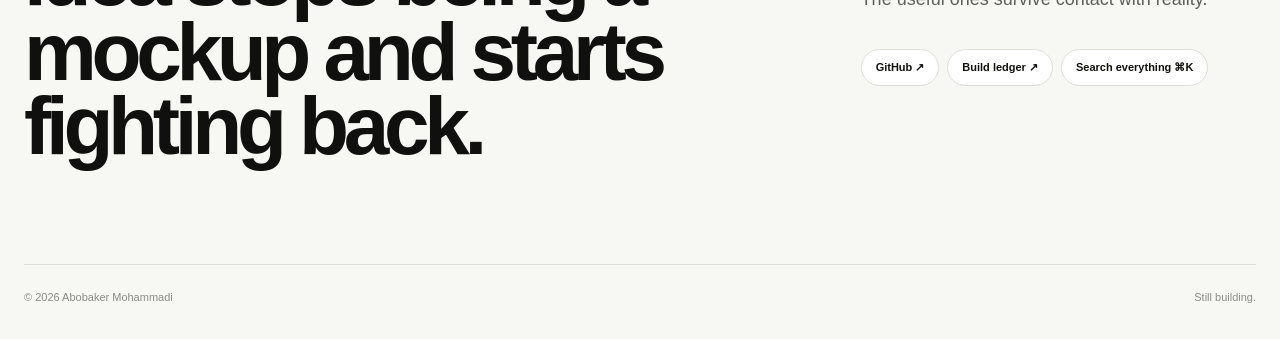
<file: card/index.html>
<!doctype html><html lang="en"><head><meta charset="utf-8"><meta name="viewport" content="width=device-width,initial-scale=1"><meta http-equiv="refresh" content="0;url=/"><link rel="canonical" href="https://abobakermohammadi.github.io/"><title>Moved — Abobaker Mohammadi</title><meta name="robots" content="noindex,follow"><link rel="stylesheet" href="/styles.css"><link rel="icon" href="/favicon.svg"></head><body><main class="shell"><section class="hero" style="min-height:100vh"><p class="kicker">Route retired</p><h1>This card<br><span>moved home.</span></h1><p class="hero-copy"><a class="repo-link" href="/">Open the current Abobaker Mohammadi site →</a></p></section></main><script>location.replace('/')</script></body></html>
</file>
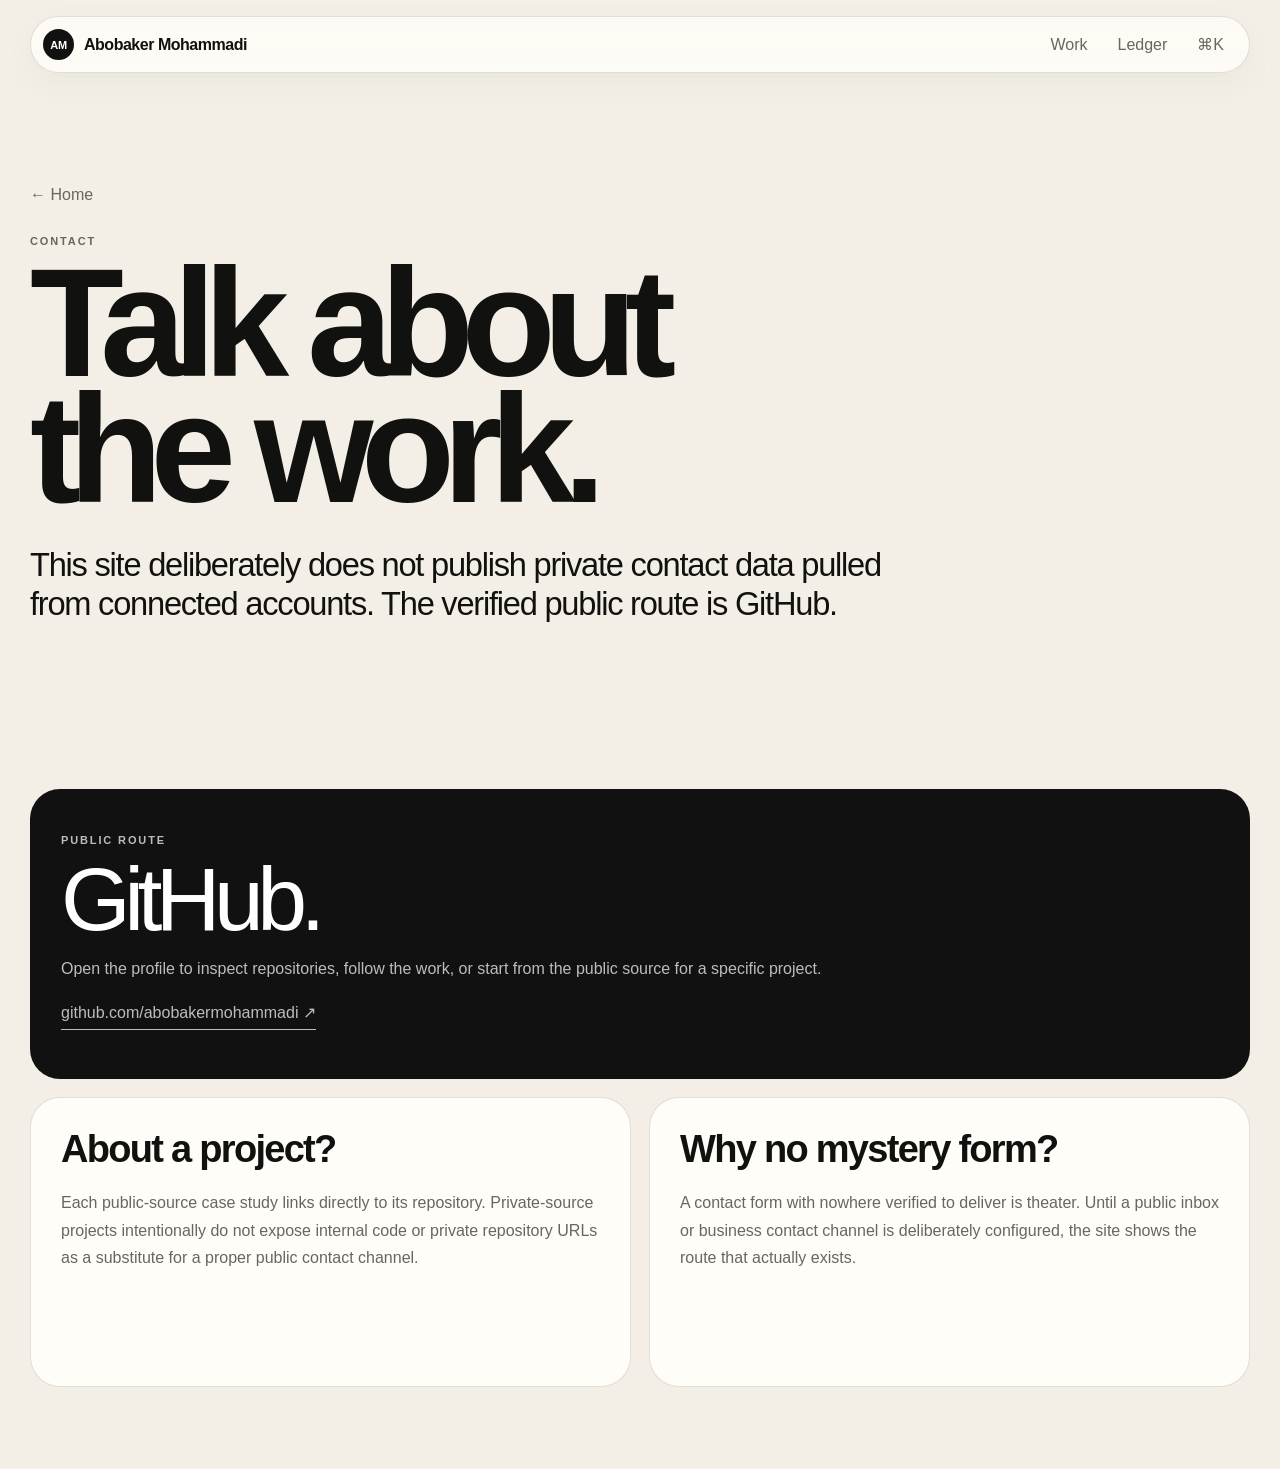
<file: contact/index.html>
<!doctype html><html lang="en"><head><meta charset="utf-8"><meta name="viewport" content="width=device-width,initial-scale=1"><title>Contact — Abobaker Mohammadi</title><meta name="description" content="Public contact route for Abobaker Mohammadi."><link rel="canonical" href="https://abobakermohammadi.github.io/contact/"><meta property="og:title" content="Contact — Abobaker Mohammadi"><meta property="og:description" content="A public route to the person behind the builds."><link rel="stylesheet" href="/styles.css"><link rel="stylesheet" href="/proof.css"><link rel="icon" href="/favicon.svg"></head><body><header class="topbar"><div class="shell nav"><a class="brand" href="/"><span class="brand-mark">AM</span><span>Abobaker Mohammadi</span></a><nav class="nav-links"><a href="/#work">Work</a><a href="/ledger/">Ledger</a><button class="search-trigger" data-search aria-label="Search projects">⌘K</button></nav></div></header><main class="shell"><section class="case-hero"><a class="back" href="/">← Home</a><p class="kicker">Contact</p><h1 style="font-size:clamp(68px,12vw,168px)">Talk about<br>the work.</h1><p class="case-deck">This site deliberately does not publish private contact data pulled from connected accounts. The verified public route is GitHub.</p></section><section class="section"><div class="case-grid"><article class="case-block wide accent" style="--accent:#111"><p class="kicker">Public route</p><div class="metric">GitHub.</div><p>Open the profile to inspect repositories, follow the work, or start from the public source for a specific project.</p><p><a class="repo-link" href="https://github.com/abobakermohammadi">github.com/abobakermohammadi ↗</a></p></article><article class="case-block"><h2>About a project?</h2><p>Each public-source case study links directly to its repository. Private-source projects intentionally do not expose internal code or private repository URLs as a substitute for a proper public contact channel.</p></article><article class="case-block"><h2>Why no mystery form?</h2><p>A contact form with nowhere verified to deliver is theater. Until a public inbox or business contact channel is deliberately configured, the site shows the route that actually exists.</p></article></div></section></main><div class="search" role="dialog" aria-modal="true" aria-label="Project search" aria-hidden="true"><div class="search-panel"><input id="project-search" autocomplete="off" placeholder="Search projects…"><div class="search-results"></div></div></div><script src="/app.js"></script></body></html>
</file>
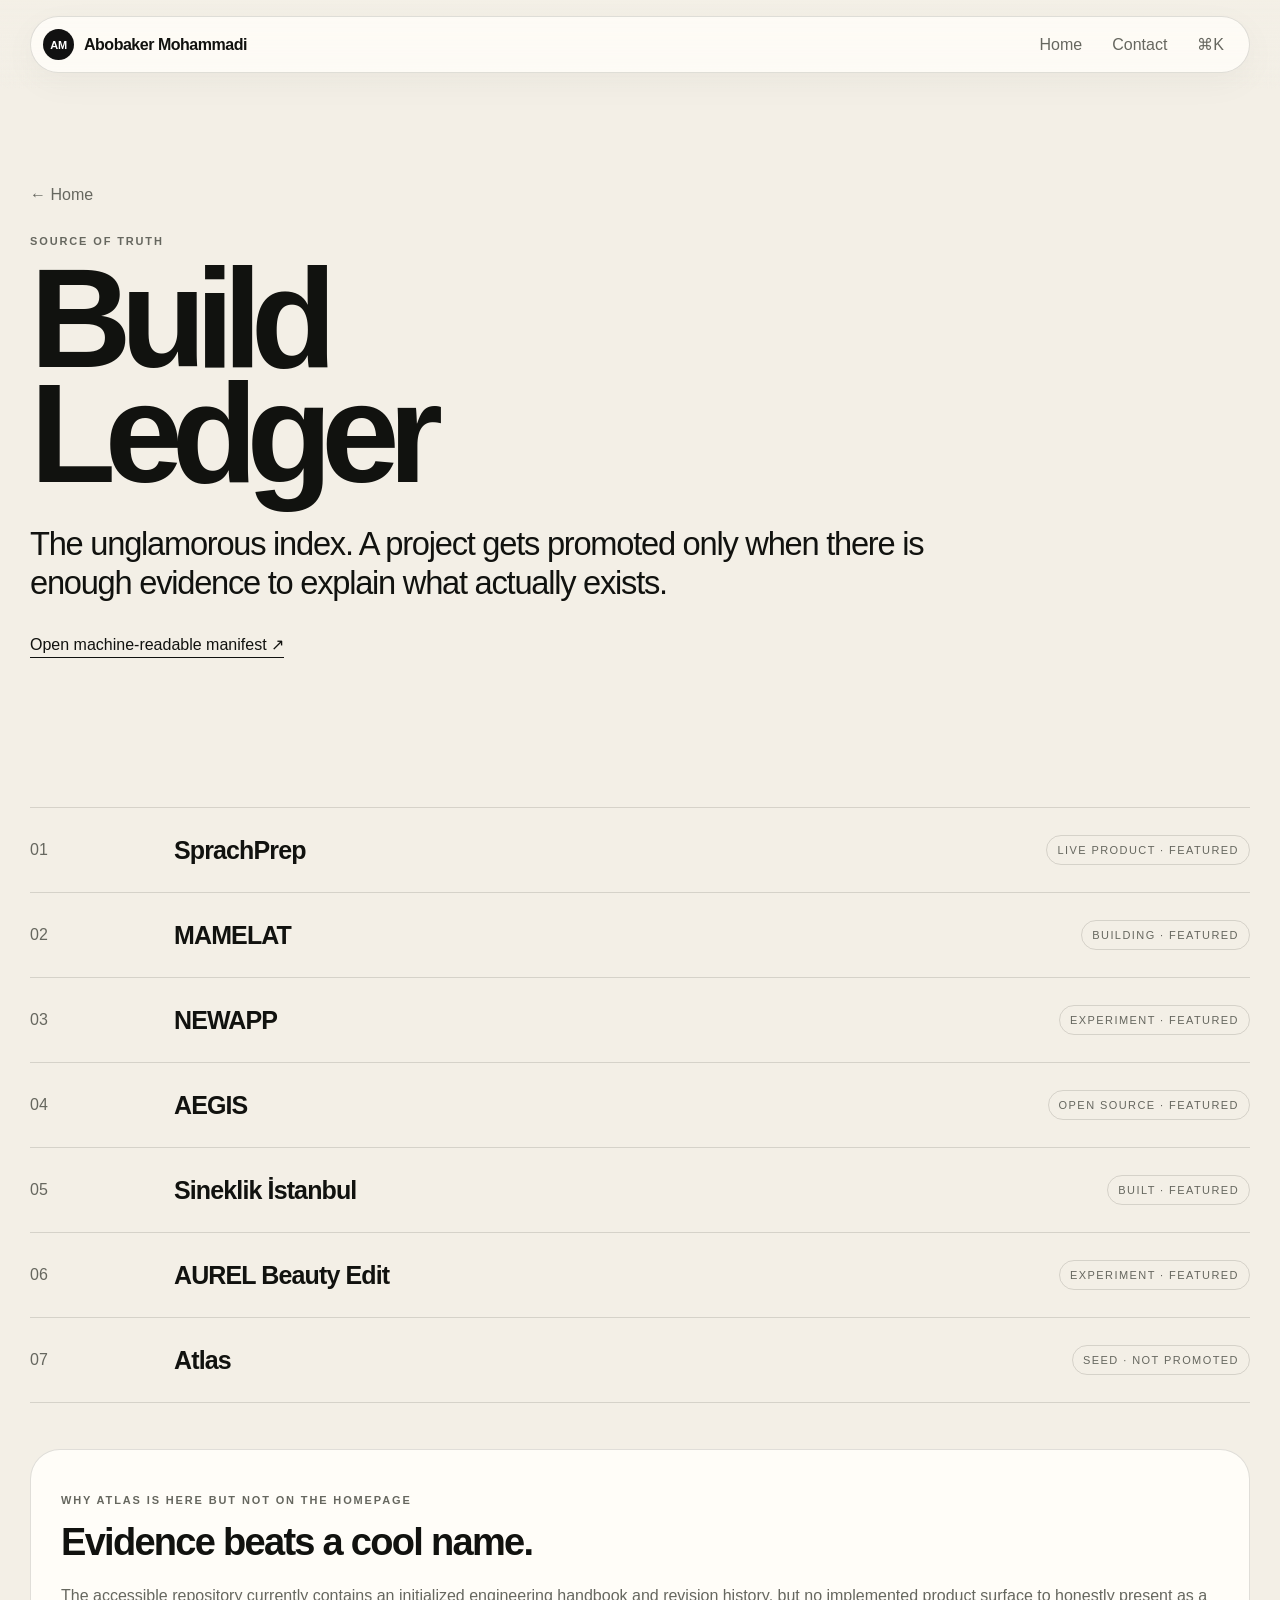
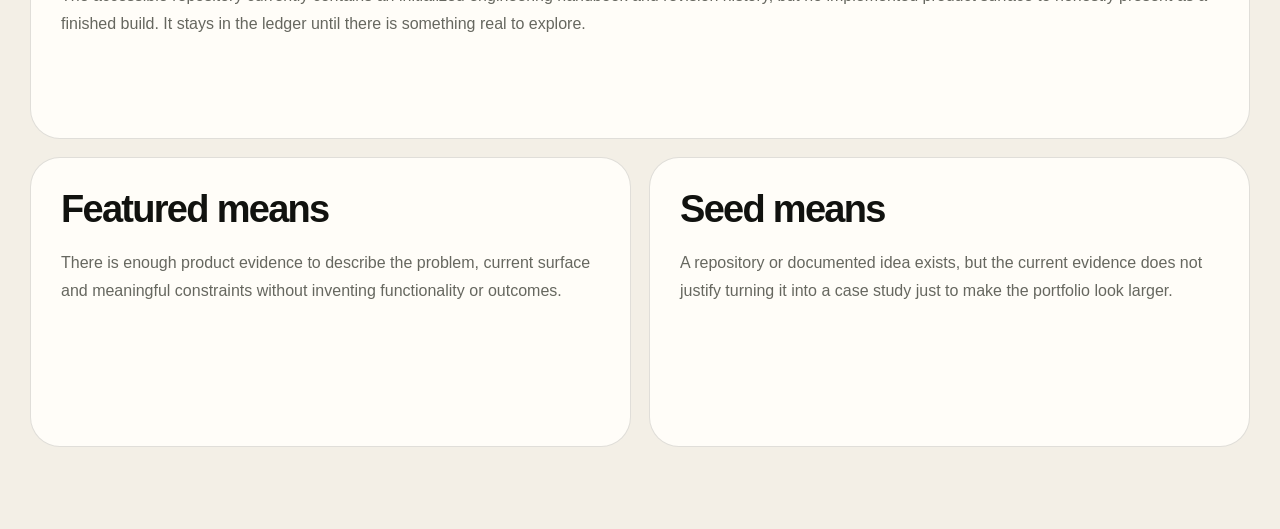
<file: ledger/index.html>
<!doctype html><html lang="en"><head><meta charset="utf-8"><meta name="viewport" content="width=device-width,initial-scale=1"><title>Build Ledger — Abobaker Mohammadi</title><meta name="description" content="A source-of-truth ledger for Abobaker Mohammadi's verified builds, experiments and seeds."><link rel="canonical" href="https://abobakermohammadi.github.io/ledger/"><meta property="og:title" content="Build Ledger — Abobaker Mohammadi"><meta property="og:description" content="The source-of-truth index behind the portfolio."><link rel="stylesheet" href="/styles.css"><link rel="stylesheet" href="/proof.css"><link rel="icon" href="/favicon.svg"></head><body><header class="topbar"><div class="shell nav"><a class="brand" href="/"><span class="brand-mark">AM</span><span>Abobaker Mohammadi</span></a><nav class="nav-links"><a href="/">Home</a><a href="/contact/">Contact</a><button class="search-trigger" data-search aria-label="Search projects">⌘K</button></nav></div></header><main class="shell"><section class="case-hero"><a class="back" href="/">← Home</a><p class="kicker">Source of truth</p><h1 style="font-size:clamp(64px,11vw,150px)">Build<br>Ledger</h1><p class="case-deck">The unglamorous index. A project gets promoted only when there is enough evidence to explain what actually exists.</p><p><a class="repo-link" href="/data/projects.json">Open machine-readable manifest ↗</a></p></section><section class="section"><div class="timeline"><a class="timeline-row" href="/projects/sprachprep/"><span>01</span><strong>SprachPrep</strong><span class="status">Live product · featured</span></a><a class="timeline-row" href="/projects/mamelat/"><span>02</span><strong>MAMELAT</strong><span class="status">Building · featured</span></a><a class="timeline-row" href="/projects/newapp/"><span>03</span><strong>NEWAPP</strong><span class="status">Experiment · featured</span></a><a class="timeline-row" href="/projects/aegis/"><span>04</span><strong>AEGIS</strong><span class="status">Open source · featured</span></a><a class="timeline-row" href="/projects/sineklik/"><span>05</span><strong>Sineklik İstanbul</strong><span class="status">Built · featured</span></a><a class="timeline-row" href="/projects/aurel/"><span>06</span><strong>AUREL Beauty Edit</strong><span class="status">Experiment · featured</span></a><div class="timeline-row"><span>07</span><strong>Atlas</strong><span class="status">Seed · not promoted</span></div></div><div class="case-grid" style="margin-top:46px"><article class="case-block wide"><p class="kicker">Why Atlas is here but not on the homepage</p><h2>Evidence beats a cool name.</h2><p>The accessible repository currently contains an initialized engineering handbook and revision history, but no implemented product surface to honestly present as a finished build. It stays in the ledger until there is something real to explore.</p></article><article class="case-block"><h2>Featured means</h2><p>There is enough product evidence to describe the problem, current surface and meaningful constraints without inventing functionality or outcomes.</p></article><article class="case-block"><h2>Seed means</h2><p>A repository or documented idea exists, but the current evidence does not justify turning it into a case study just to make the portfolio look larger.</p></article></div></section></main><div class="search" role="dialog" aria-modal="true" aria-label="Project search" aria-hidden="true"><div class="search-panel"><input id="project-search" autocomplete="off" placeholder="Search projects…"><div class="search-results"></div></div></div><script src="/app.js"></script></body></html>
</file>
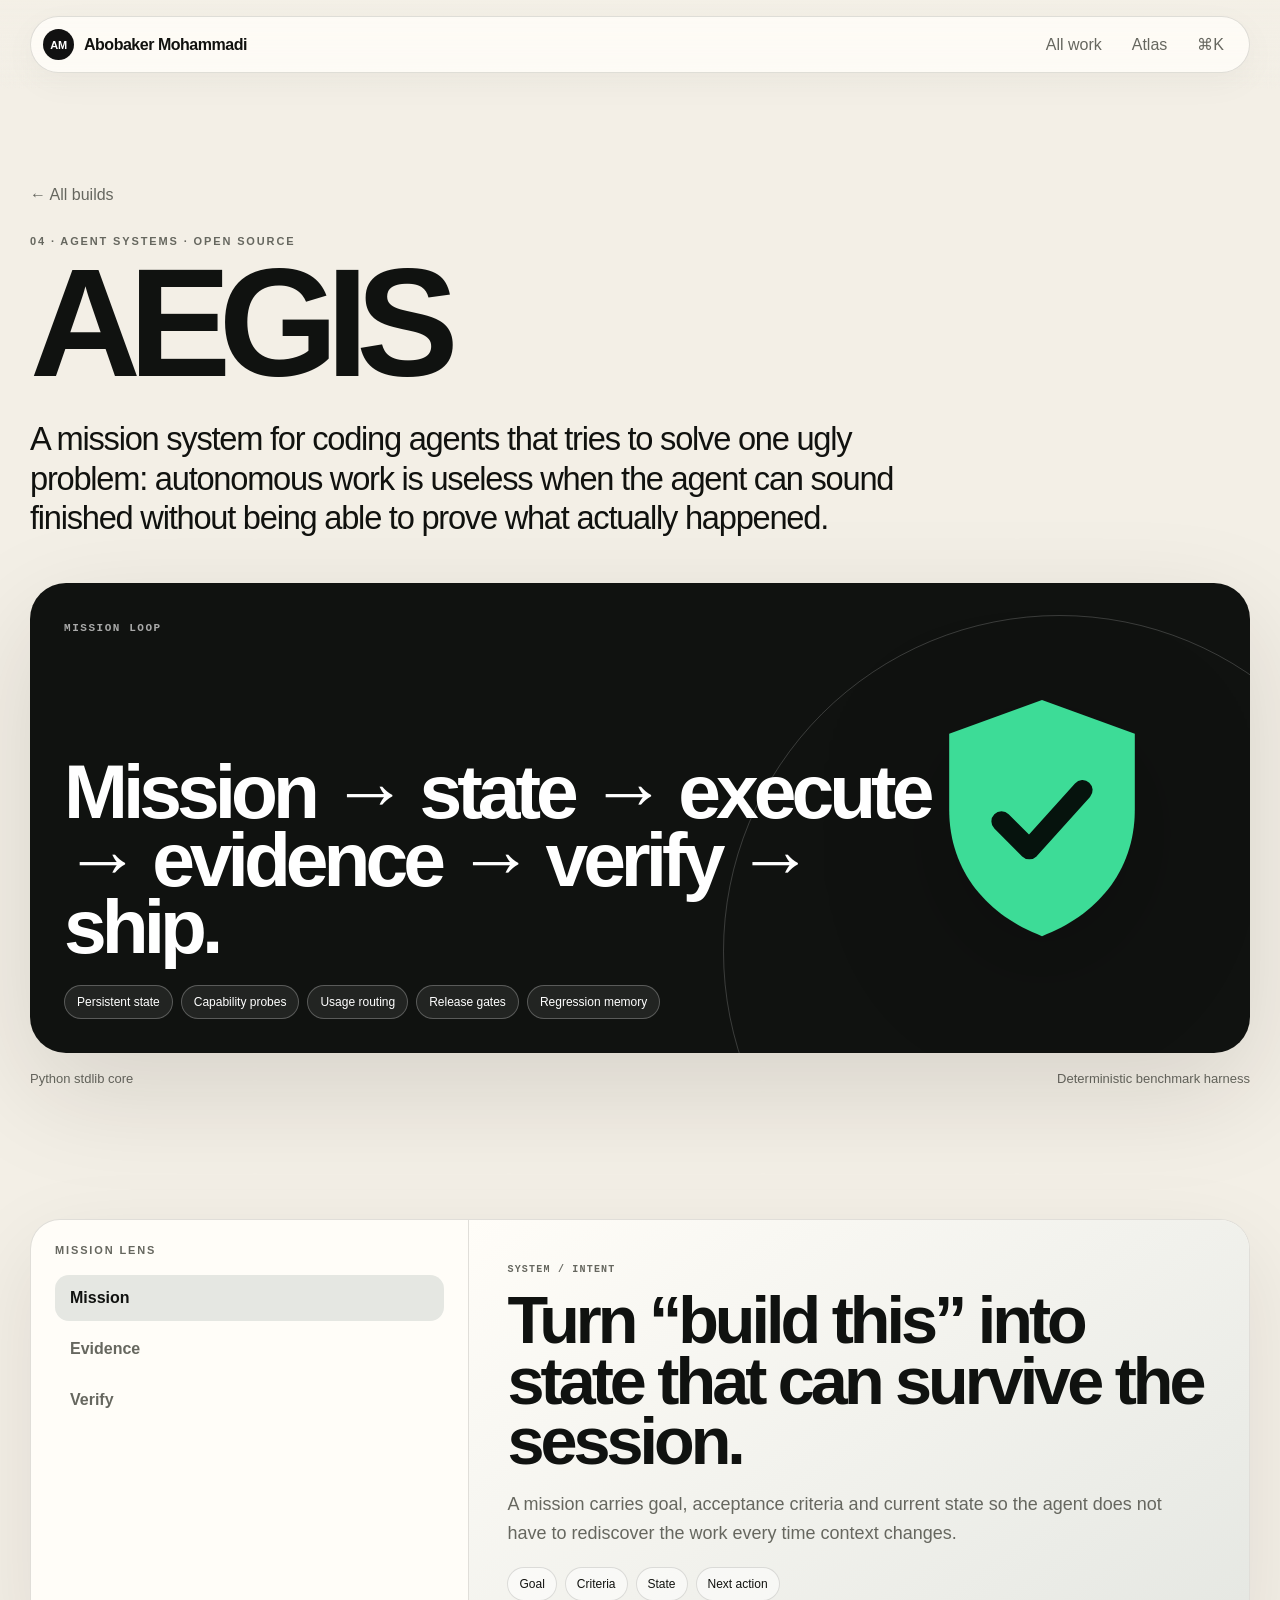
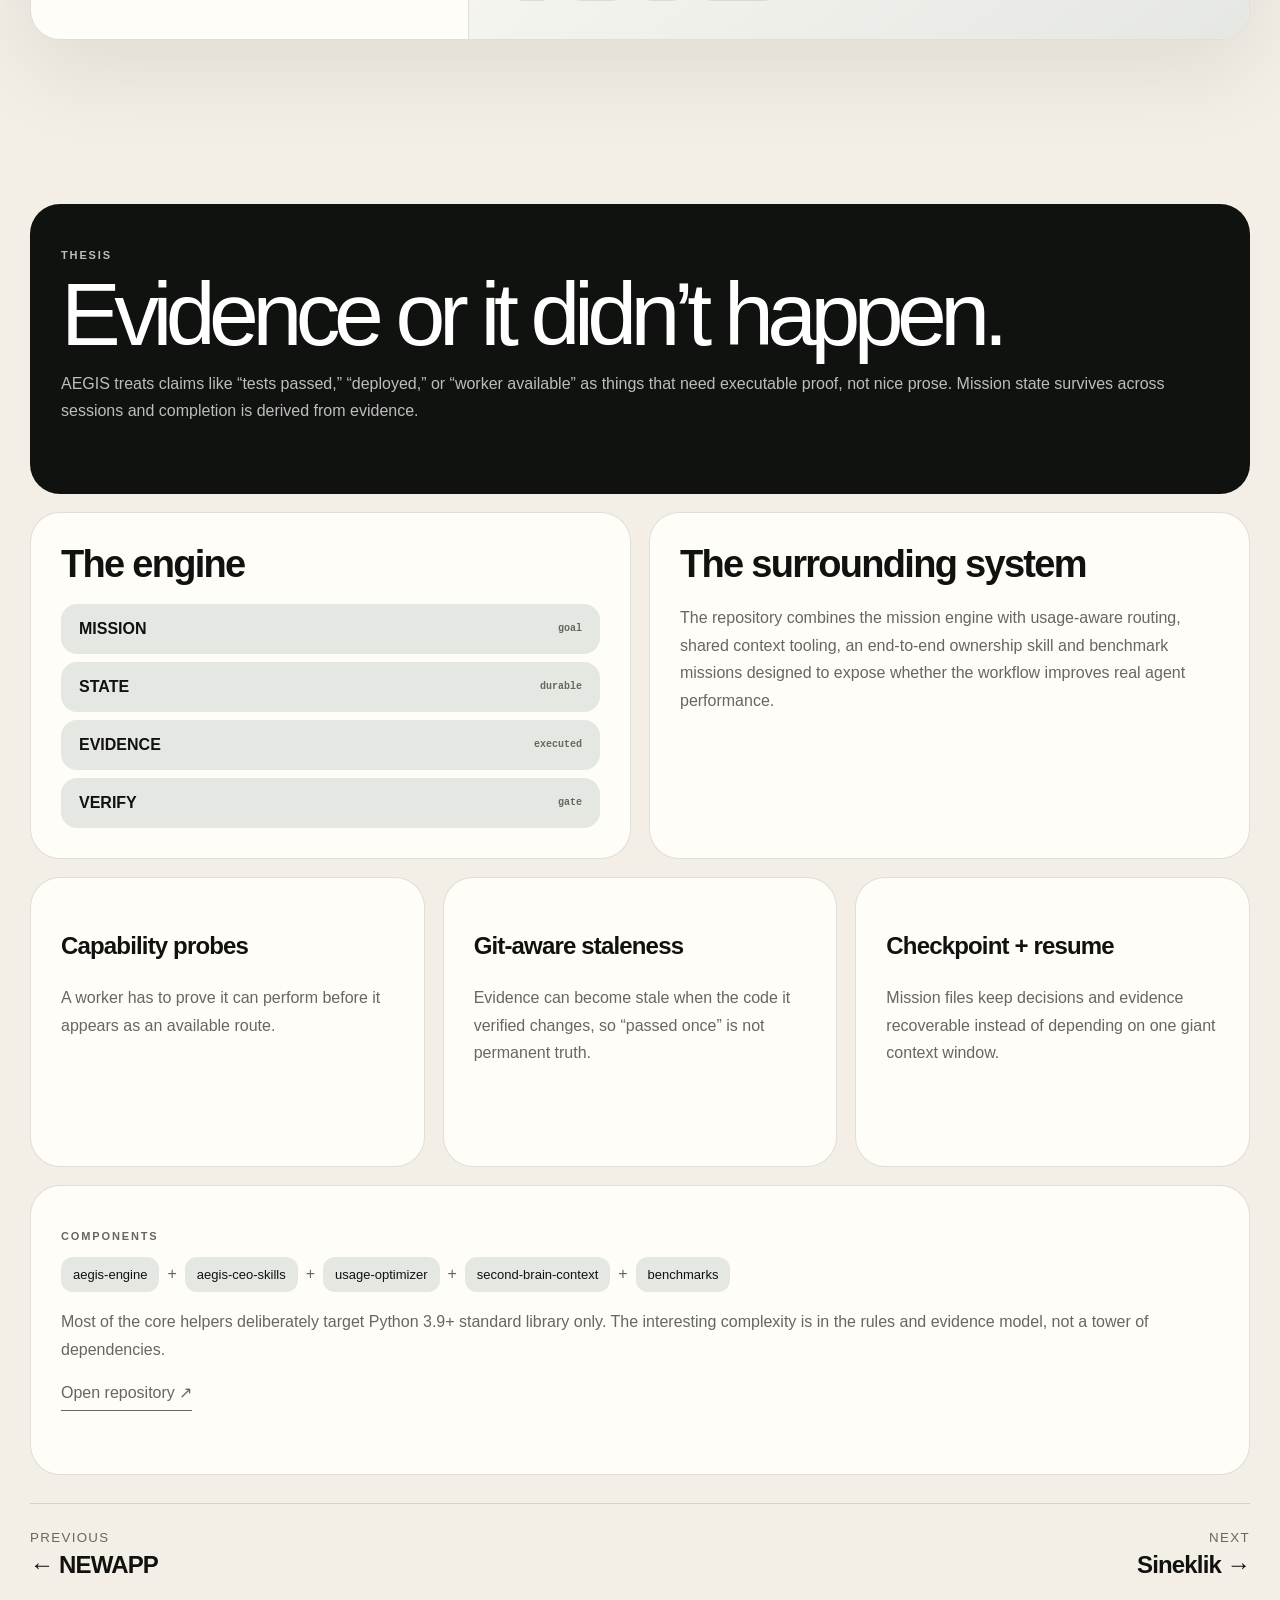
<file: projects/aegis/index.html>
<!doctype html><html lang="en"><head><meta charset="utf-8"><meta name="viewport" content="width=device-width,initial-scale=1"><title>AEGIS — Abobaker Mohammadi</title><meta name="description" content="AEGIS, an accountable mission system for AI coding agents."><link rel="canonical" href="https://abobakermohammadi.github.io/projects/aegis/"><meta property="og:title" content="AEGIS — Abobaker Mohammadi"><meta property="og:description" content="An accountable mission system for AI coding agents built around evidence and durable state."><link rel="stylesheet" href="/styles.css"><link rel="stylesheet" href="/proof.css"><link rel="icon" href="/favicon.svg"><style>.aegis-stage .project-mark{position:absolute;right:6%;top:50%;width:min(29%,270px);transform:translateY(-50%);filter:drop-shadow(0 30px 60px rgba(0,0,0,.25))}.aegis-stage .stage-display{max-width:72%}@media(max-width:860px){.aegis-stage .project-mark{right:-8%;width:58%;opacity:.13;filter:none}.aegis-stage .stage-display{max-width:100%}.aegis-stage{min-height:450px}}</style></head><body class="case-page" style="--accent:#101210;--accent-soft:#e5e7e2"><a class="skip-link" href="#story">Skip to case study</a><header class="topbar"><div class="shell nav"><a class="brand" href="/"><span class="brand-mark">AM</span><span>Abobaker Mohammadi</span></a><nav class="nav-links"><a href="/#work">All work</a><a href="/#atlas">Atlas</a><button class="search-trigger" data-search aria-label="Search projects">⌘K</button></nav></div></header><main><section class="case-hero shell"><a class="back" href="/">← All builds</a><p class="kicker">04 · Agent systems · Open source</p><h1>AEGIS</h1><p class="case-deck">A mission system for coding agents that tries to solve one ugly problem: autonomous work is useless when the agent can sound finished without being able to prove what actually happened.</p><div class="case-stage aegis-stage"><img class="project-mark" src="/assets/aegis-mark.svg" alt="AEGIS shield"><span class="stage-kicker">Mission loop</span><div class="stage-display"><strong>Mission → state → execute → evidence → verify → ship.</strong><div class="stage-flow"><span>Persistent state</span><span>Capability probes</span><span>Usage routing</span><span>Release gates</span><span>Regression memory</span></div></div></div><div class="case-nav"><span>Python stdlib core</span><span>Deterministic benchmark harness</span></div></section><section class="section shell" id="story"><div class="case-grid"><article class="case-block wide accent"><p class="kicker">Thesis</p><div class="metric">Evidence or it didn’t happen.</div><p>AEGIS treats claims like “tests passed,” “deployed,” or “worker available” as things that need executable proof, not nice prose. Mission state survives across sessions and completion is derived from evidence.</p></article><article class="case-block"><h2>The engine</h2><div class="pipeline"><div class="pipeline-step"><strong>MISSION</strong><span>goal</span></div><div class="pipeline-step"><strong>STATE</strong><span>durable</span></div><div class="pipeline-step"><strong>EVIDENCE</strong><span>executed</span></div><div class="pipeline-step"><strong>VERIFY</strong><span>gate</span></div></div></article><article class="case-block"><h2>The surrounding system</h2><p>The repository combines the mission engine with usage-aware routing, shared context tooling, an end-to-end ownership skill and benchmark missions designed to expose whether the workflow improves real agent performance.</p></article><article class="case-block third"><h3>Capability probes</h3><p>A worker has to prove it can perform before it appears as an available route.</p></article><article class="case-block third"><h3>Git-aware staleness</h3><p>Evidence can become stale when the code it verified changes, so “passed once” is not permanent truth.</p></article><article class="case-block third"><h3>Checkpoint + resume</h3><p>Mission files keep decisions and evidence recoverable instead of depending on one giant context window.</p></article><article class="case-block wide"><p class="kicker">Components</p><div class="system-rail"><span>aegis-engine</span><i>+</i><span>aegis-ceo-skills</span><i>+</i><span>usage-optimizer</span><i>+</i><span>second-brain-context</span><i>+</i><span>benchmarks</span></div><p>Most of the core helpers deliberately target Python 3.9+ standard library only. The interesting complexity is in the rules and evidence model, not a tower of dependencies.</p><p><a class="repo-link" href="https://github.com/abobakermohammadi/aegis">Open repository ↗</a></p></article></div><div class="project-switcher"><a href="/projects/newapp/"><small>Previous</small><strong>← NEWAPP</strong></a><a href="/projects/sineklik/"><small>Next</small><strong>Sineklik →</strong></a></div></section></main><div class="search" role="dialog" aria-modal="true" aria-label="Project search" aria-hidden="true"><div class="search-panel"><input id="project-search" autocomplete="off" placeholder="Search projects…"><div class="search-results"></div></div></div><script src="/app.js"></script></body></html>
</file>
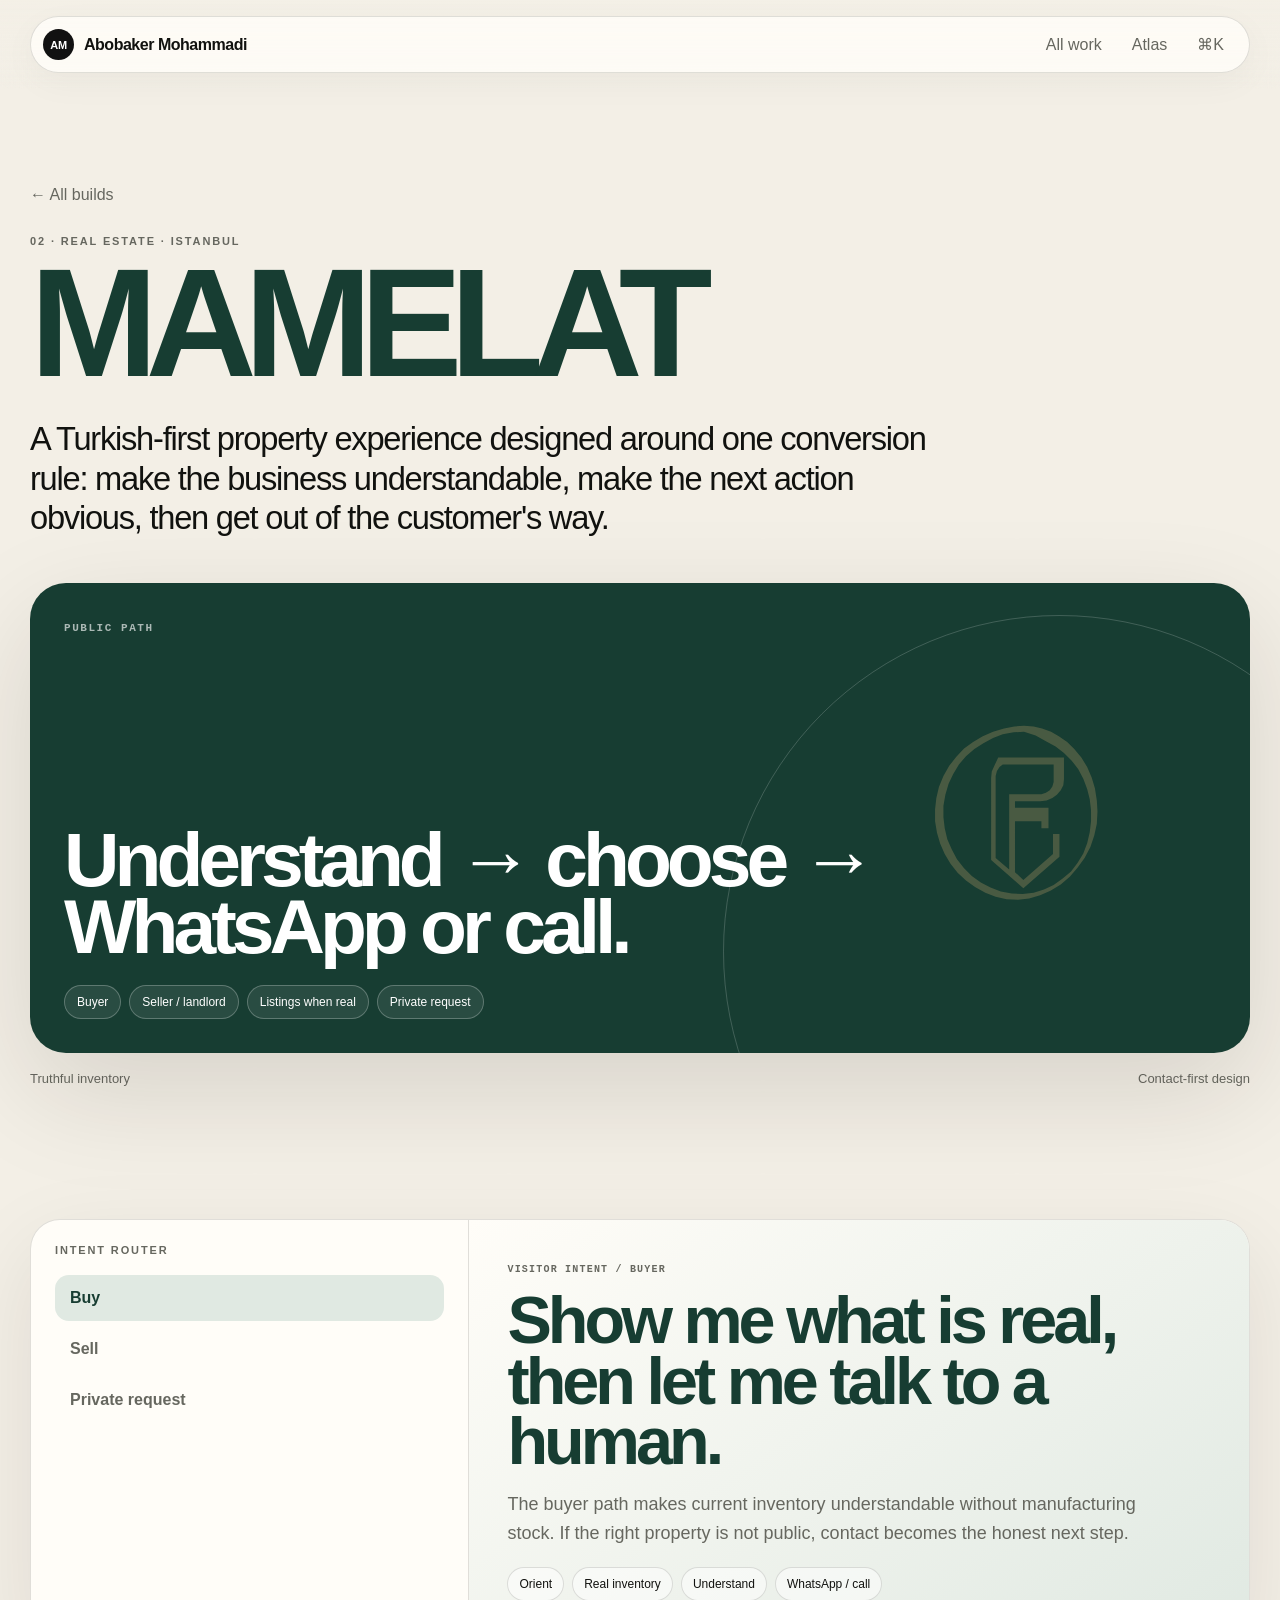
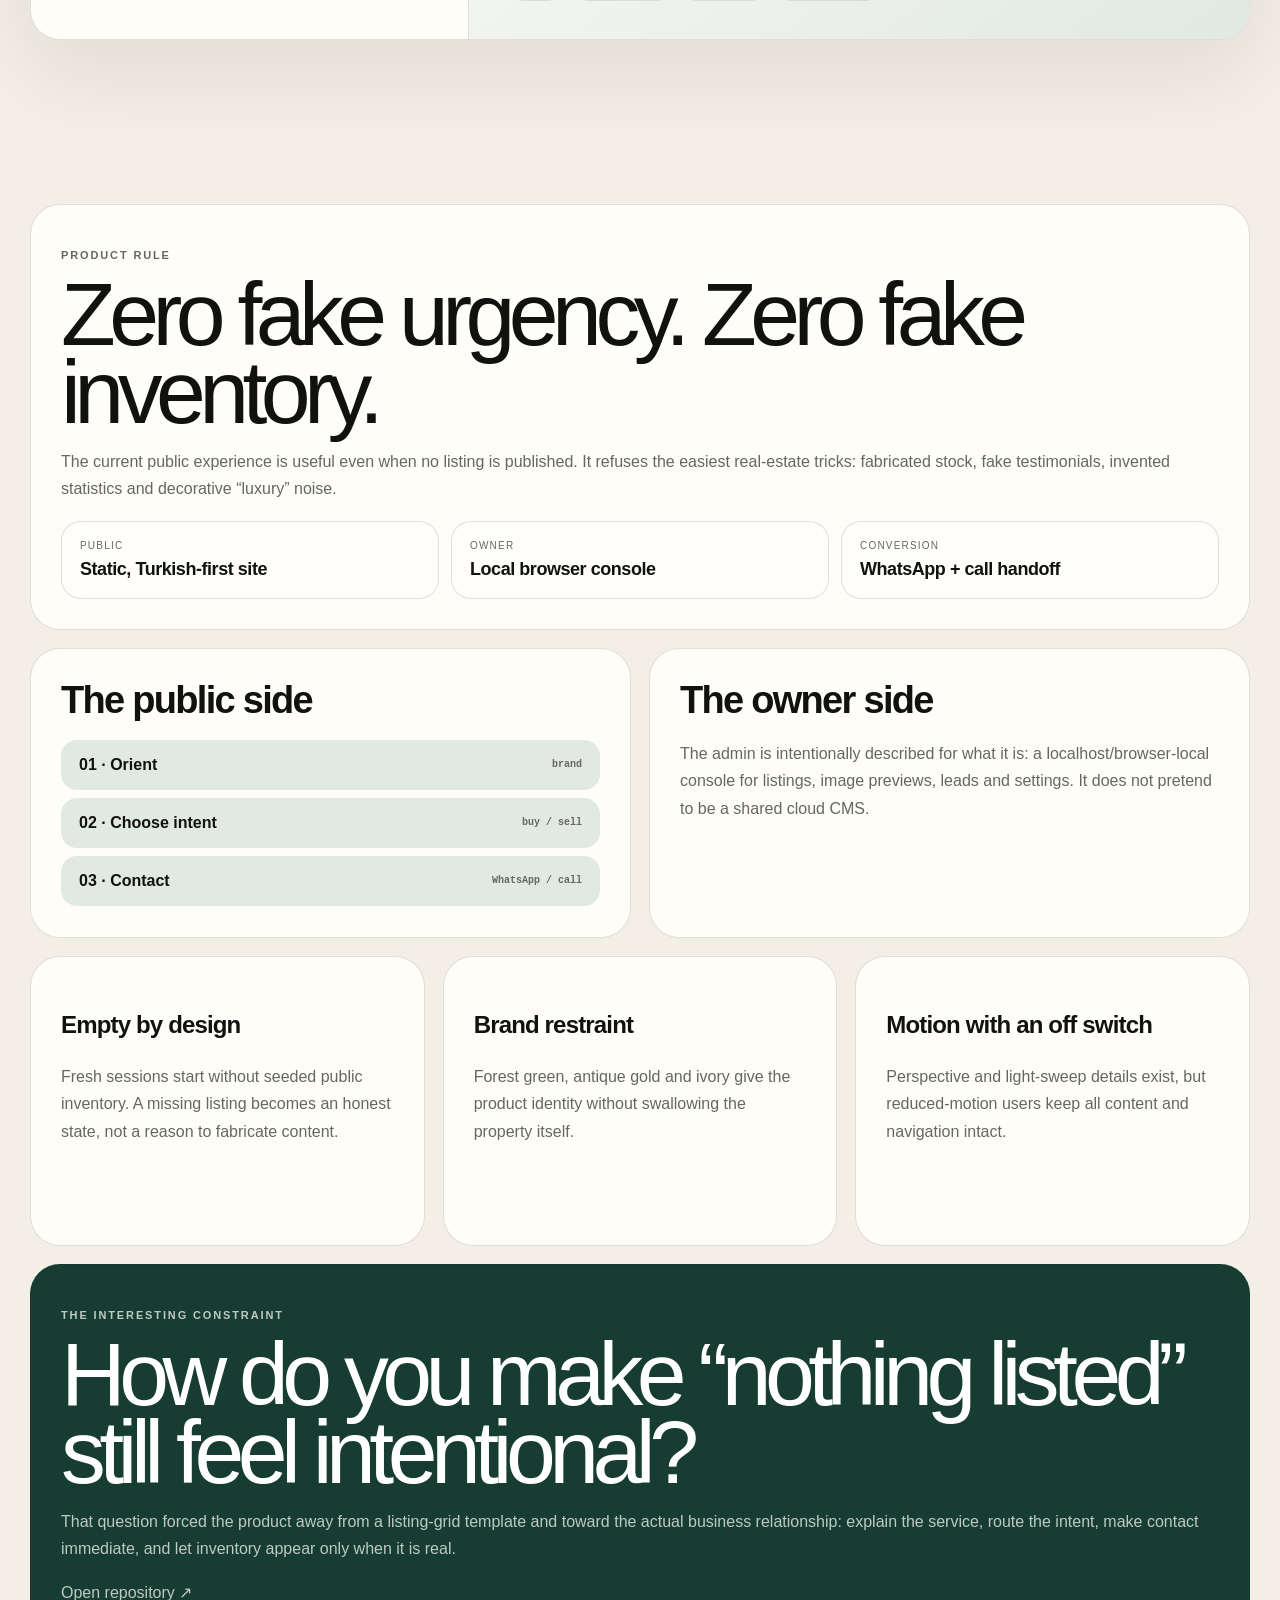
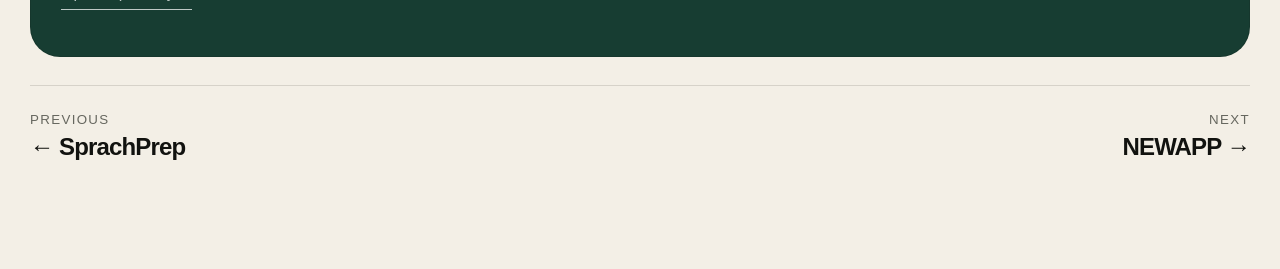
<file: projects/mamelat/index.html>
<!doctype html><html lang="en"><head><meta charset="utf-8"><meta name="viewport" content="width=device-width,initial-scale=1"><title>MAMELAT — Abobaker Mohammadi</title><meta name="description" content="MAMELAT, a Turkish-first real-estate experience for Istanbul."><link rel="canonical" href="https://abobakermohammadi.github.io/projects/mamelat/"><meta property="og:title" content="MAMELAT — Abobaker Mohammadi"><meta property="og:description" content="A Turkish-first property experience built around truthful inventory and direct contact."><link rel="stylesheet" href="/styles.css"><link rel="stylesheet" href="/proof.css"><link rel="icon" href="/favicon.svg"><style>.mamelat-stage .project-mark{position:absolute;right:5%;top:50%;width:min(34%,330px);transform:translateY(-50%);opacity:.28}.mamelat-stage .stage-display{max-width:72%}@media(max-width:860px){.mamelat-stage .project-mark{right:-10%;width:64%;opacity:.1}.mamelat-stage .stage-display{max-width:100%}.mamelat-stage{min-height:440px}}</style></head><body class="case-page" style="--accent:#173d32;--accent-soft:#e0e9e2"><a class="skip-link" href="#story">Skip to case study</a><header class="topbar"><div class="shell nav"><a class="brand" href="/"><span class="brand-mark">AM</span><span>Abobaker Mohammadi</span></a><nav class="nav-links"><a href="/#work">All work</a><a href="/#atlas">Atlas</a><button class="search-trigger" data-search aria-label="Search projects">⌘K</button></nav></div></header><main><section class="case-hero shell"><a class="back" href="/">← All builds</a><p class="kicker">02 · Real estate · Istanbul</p><h1>MAMELAT</h1><p class="case-deck">A Turkish-first property experience designed around one conversion rule: make the business understandable, make the next action obvious, then get out of the customer's way.</p><div class="case-stage mamelat-stage"><img class="project-mark" src="/assets/mamelat-mark.svg" alt="MAMELAT project mark"><span class="stage-kicker">Public path</span><div class="stage-display"><strong>Understand → choose → WhatsApp or call.</strong><div class="stage-flow"><span>Buyer</span><span>Seller / landlord</span><span>Listings when real</span><span>Private request</span></div></div></div><div class="case-nav"><span>Truthful inventory</span><span>Contact-first design</span></div></section><section class="section shell" id="story"><div class="case-grid"><article class="case-block wide"><p class="kicker">Product rule</p><div class="metric">Zero fake urgency. Zero fake inventory.</div><p>The current public experience is useful even when no listing is published. It refuses the easiest real-estate tricks: fabricated stock, fake testimonials, invented statistics and decorative “luxury” noise.</p><div class="evidence"><div class="evidence-item"><small>Public</small><strong>Static, Turkish-first site</strong></div><div class="evidence-item"><small>Owner</small><strong>Local browser console</strong></div><div class="evidence-item"><small>Conversion</small><strong>WhatsApp + call handoff</strong></div></div></article><article class="case-block"><h2>The public side</h2><div class="pipeline"><div class="pipeline-step"><strong>01 · Orient</strong><span>brand</span></div><div class="pipeline-step"><strong>02 · Choose intent</strong><span>buy / sell</span></div><div class="pipeline-step"><strong>03 · Contact</strong><span>WhatsApp / call</span></div></div></article><article class="case-block"><h2>The owner side</h2><p>The admin is intentionally described for what it is: a localhost/browser-local console for listings, image previews, leads and settings. It does not pretend to be a shared cloud CMS.</p></article><article class="case-block third"><h3>Empty by design</h3><p>Fresh sessions start without seeded public inventory. A missing listing becomes an honest state, not a reason to fabricate content.</p></article><article class="case-block third"><h3>Brand restraint</h3><p>Forest green, antique gold and ivory give the product identity without swallowing the property itself.</p></article><article class="case-block third"><h3>Motion with an off switch</h3><p>Perspective and light-sweep details exist, but reduced-motion users keep all content and navigation intact.</p></article><article class="case-block wide accent"><p class="kicker">The interesting constraint</p><div class="metric">How do you make “nothing listed” still feel intentional?</div><p>That question forced the product away from a listing-grid template and toward the actual business relationship: explain the service, route the intent, make contact immediate, and let inventory appear only when it is real.</p><p><a class="repo-link" href="https://github.com/abobakermohammadi/FIDEON-realstate">Open repository ↗</a></p></article></div><div class="project-switcher"><a href="/projects/sprachprep/"><small>Previous</small><strong>← SprachPrep</strong></a><a href="/projects/newapp/"><small>Next</small><strong>NEWAPP →</strong></a></div></section></main><div class="search" role="dialog" aria-modal="true" aria-label="Project search" aria-hidden="true"><div class="search-panel"><input id="project-search" autocomplete="off" placeholder="Search projects…"><div class="search-results"></div></div></div><script src="/app.js"></script></body></html>
</file>
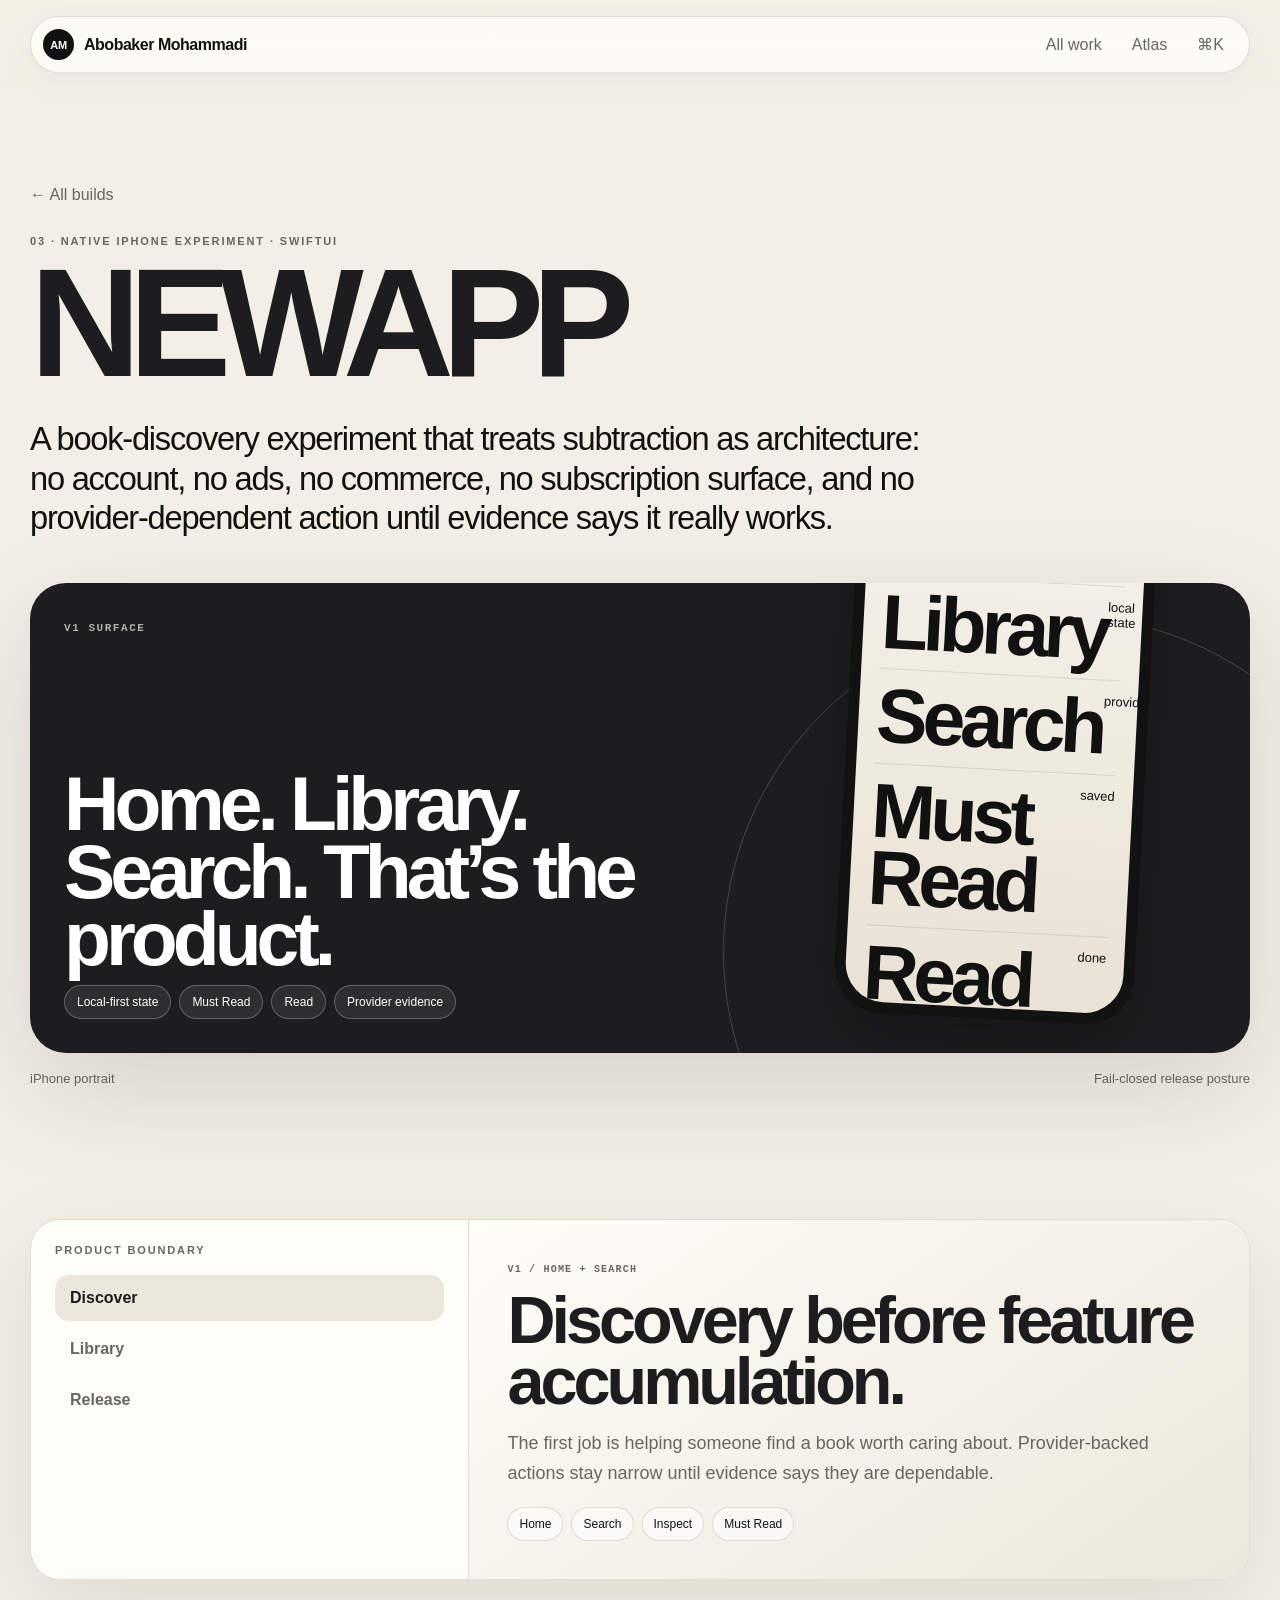
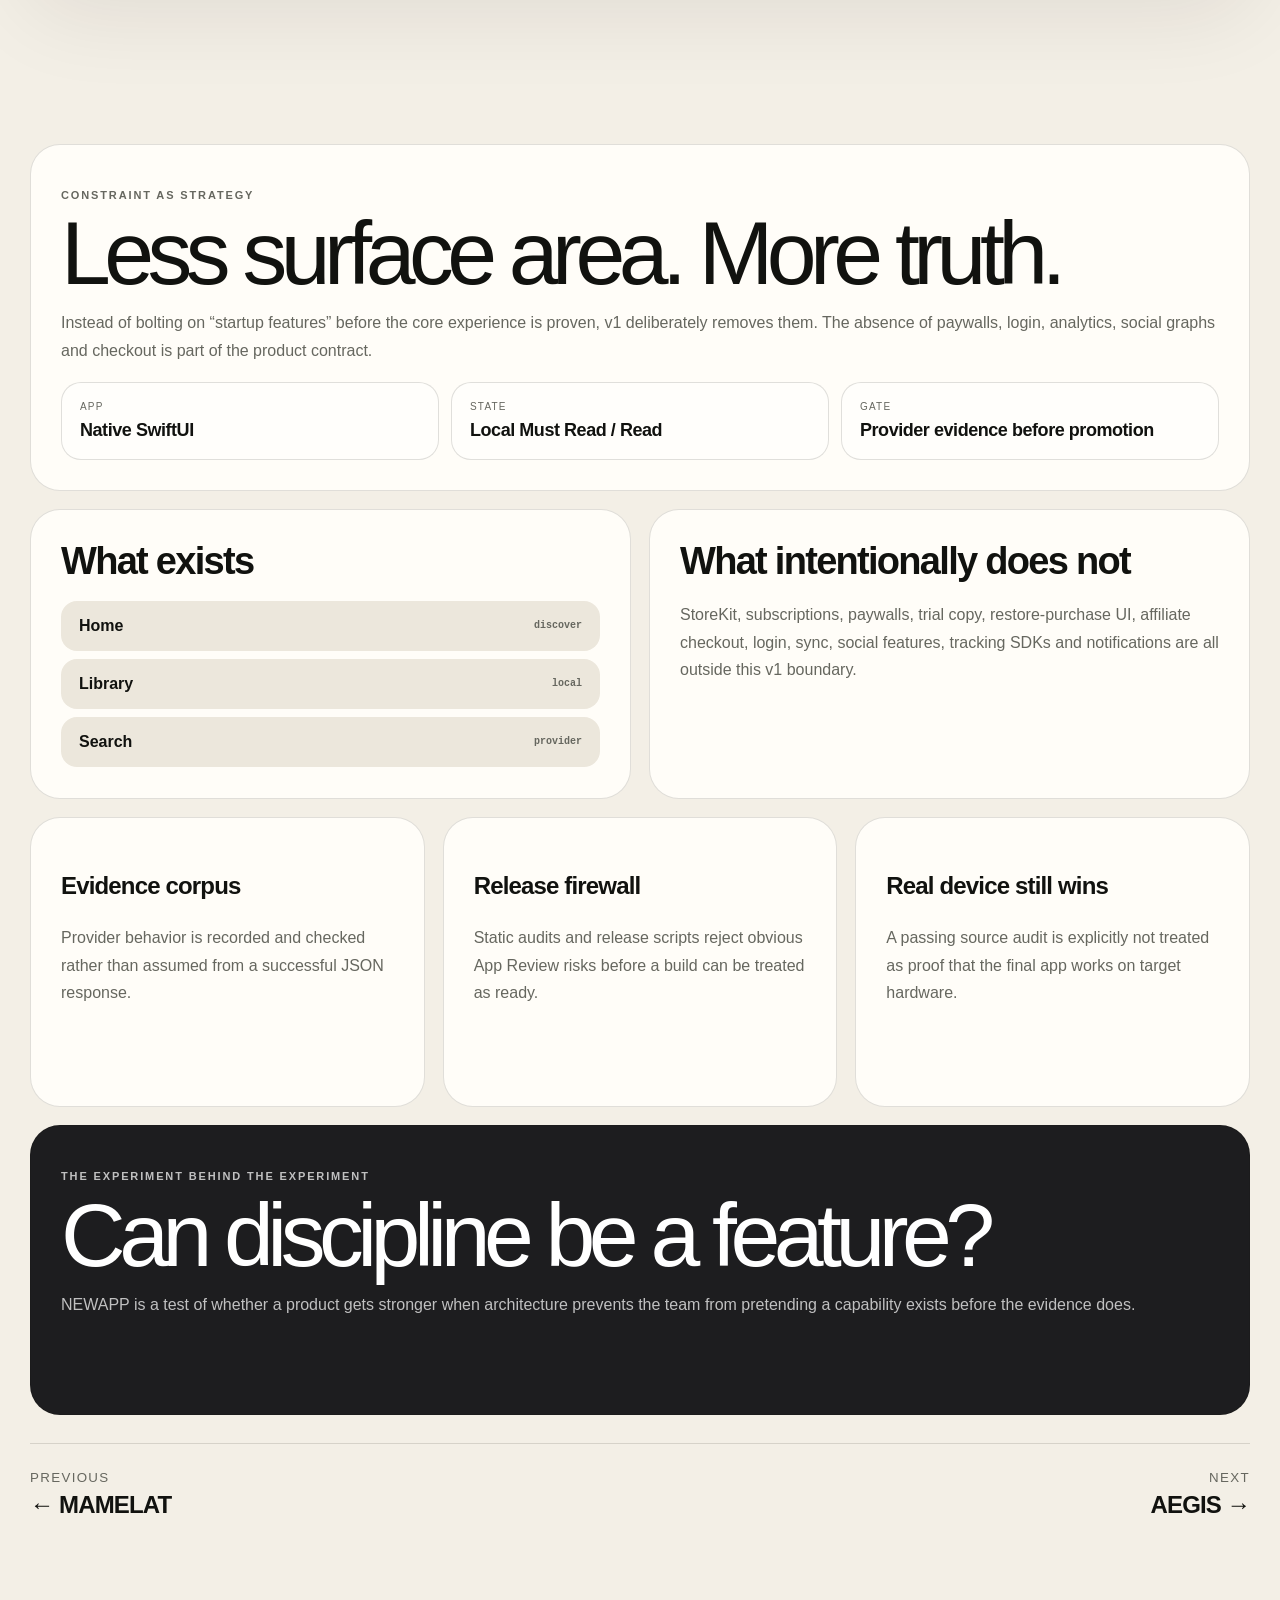
<file: projects/newapp/index.html>
<!doctype html><html lang="en"><head><meta charset="utf-8"><meta name="viewport" content="width=device-width,initial-scale=1"><title>NEWAPP — Abobaker Mohammadi</title><meta name="description" content="NEWAPP, an iPhone-first native book discovery experiment."><link rel="canonical" href="https://abobakermohammadi.github.io/projects/newapp/"><meta property="og:title" content="NEWAPP — Abobaker Mohammadi"><meta property="og:description" content="An iPhone-first native book discovery experiment built around restraint and evidence."><link rel="stylesheet" href="/styles.css"><link rel="stylesheet" href="/proof.css"><link rel="icon" href="/favicon.svg"><style>.newapp-stage .stage-display{grid-template-columns:1fr auto;align-items:end}@media(max-width:860px){.newapp-stage .stage-display{grid-template-columns:1fr!important;max-width:100%!important}.newapp-stage .phone-demo{display:none}.newapp-stage{min-height:430px}}</style></head><body class="case-page" style="--accent:#1d1d1f;--accent-soft:#ece7dc"><a class="skip-link" href="#story">Skip to case study</a><header class="topbar"><div class="shell nav"><a class="brand" href="/"><span class="brand-mark">AM</span><span>Abobaker Mohammadi</span></a><nav class="nav-links"><a href="/#work">All work</a><a href="/#atlas">Atlas</a><button class="search-trigger" data-search aria-label="Search projects">⌘K</button></nav></div></header><main><section class="case-hero shell"><a class="back" href="/">← All builds</a><p class="kicker">03 · Native iPhone experiment · SwiftUI</p><h1>NEWAPP</h1><p class="case-deck">A book-discovery experiment that treats subtraction as architecture: no account, no ads, no commerce, no subscription surface, and no provider-dependent action until evidence says it really works.</p><div class="case-stage newapp-stage"><span class="stage-kicker">v1 surface</span><div class="stage-display"><div><strong>Home. Library. Search. That’s the product.</strong><div class="stage-flow"><span>Local-first state</span><span>Must Read</span><span>Read</span><span>Provider evidence</span></div></div><div class="phone-demo"><div class="phone-demo-inner"><div class="bar"></div><div class="phone-row"><strong>Home</strong><span>discover</span></div><div class="phone-row"><strong>Library</strong><span>local state</span></div><div class="phone-row"><strong>Search</strong><span>provider</span></div><div class="phone-row"><strong>Must Read</strong><span>saved</span></div><div class="phone-row"><strong>Read</strong><span>done</span></div></div></div></div></div><div class="case-nav"><span>iPhone portrait</span><span>Fail-closed release posture</span></div></section><section class="section shell" id="story"><div class="case-grid"><article class="case-block wide"><p class="kicker">Constraint as strategy</p><div class="metric">Less surface area. More truth.</div><p>Instead of bolting on “startup features” before the core experience is proven, v1 deliberately removes them. The absence of paywalls, login, analytics, social graphs and checkout is part of the product contract.</p><div class="evidence"><div class="evidence-item"><small>App</small><strong>Native SwiftUI</strong></div><div class="evidence-item"><small>State</small><strong>Local Must Read / Read</strong></div><div class="evidence-item"><small>Gate</small><strong>Provider evidence before promotion</strong></div></div></article><article class="case-block"><h2>What exists</h2><div class="pipeline"><div class="pipeline-step"><strong>Home</strong><span>discover</span></div><div class="pipeline-step"><strong>Library</strong><span>local</span></div><div class="pipeline-step"><strong>Search</strong><span>provider</span></div></div></article><article class="case-block"><h2>What intentionally does not</h2><p>StoreKit, subscriptions, paywalls, trial copy, restore-purchase UI, affiliate checkout, login, sync, social features, tracking SDKs and notifications are all outside this v1 boundary.</p></article><article class="case-block third"><h3>Evidence corpus</h3><p>Provider behavior is recorded and checked rather than assumed from a successful JSON response.</p></article><article class="case-block third"><h3>Release firewall</h3><p>Static audits and release scripts reject obvious App Review risks before a build can be treated as ready.</p></article><article class="case-block third"><h3>Real device still wins</h3><p>A passing source audit is explicitly not treated as proof that the final app works on target hardware.</p></article><article class="case-block wide accent"><p class="kicker">The experiment behind the experiment</p><div class="metric">Can discipline be a feature?</div><p>NEWAPP is a test of whether a product gets stronger when architecture prevents the team from pretending a capability exists before the evidence does.</p></article></div><div class="project-switcher"><a href="/projects/mamelat/"><small>Previous</small><strong>← MAMELAT</strong></a><a href="/projects/aegis/"><small>Next</small><strong>AEGIS →</strong></a></div></section></main><div class="search" role="dialog" aria-modal="true" aria-label="Project search" aria-hidden="true"><div class="search-panel"><input id="project-search" autocomplete="off" placeholder="Search projects…"><div class="search-results"></div></div></div><script src="/app.js"></script></body></html>
</file>
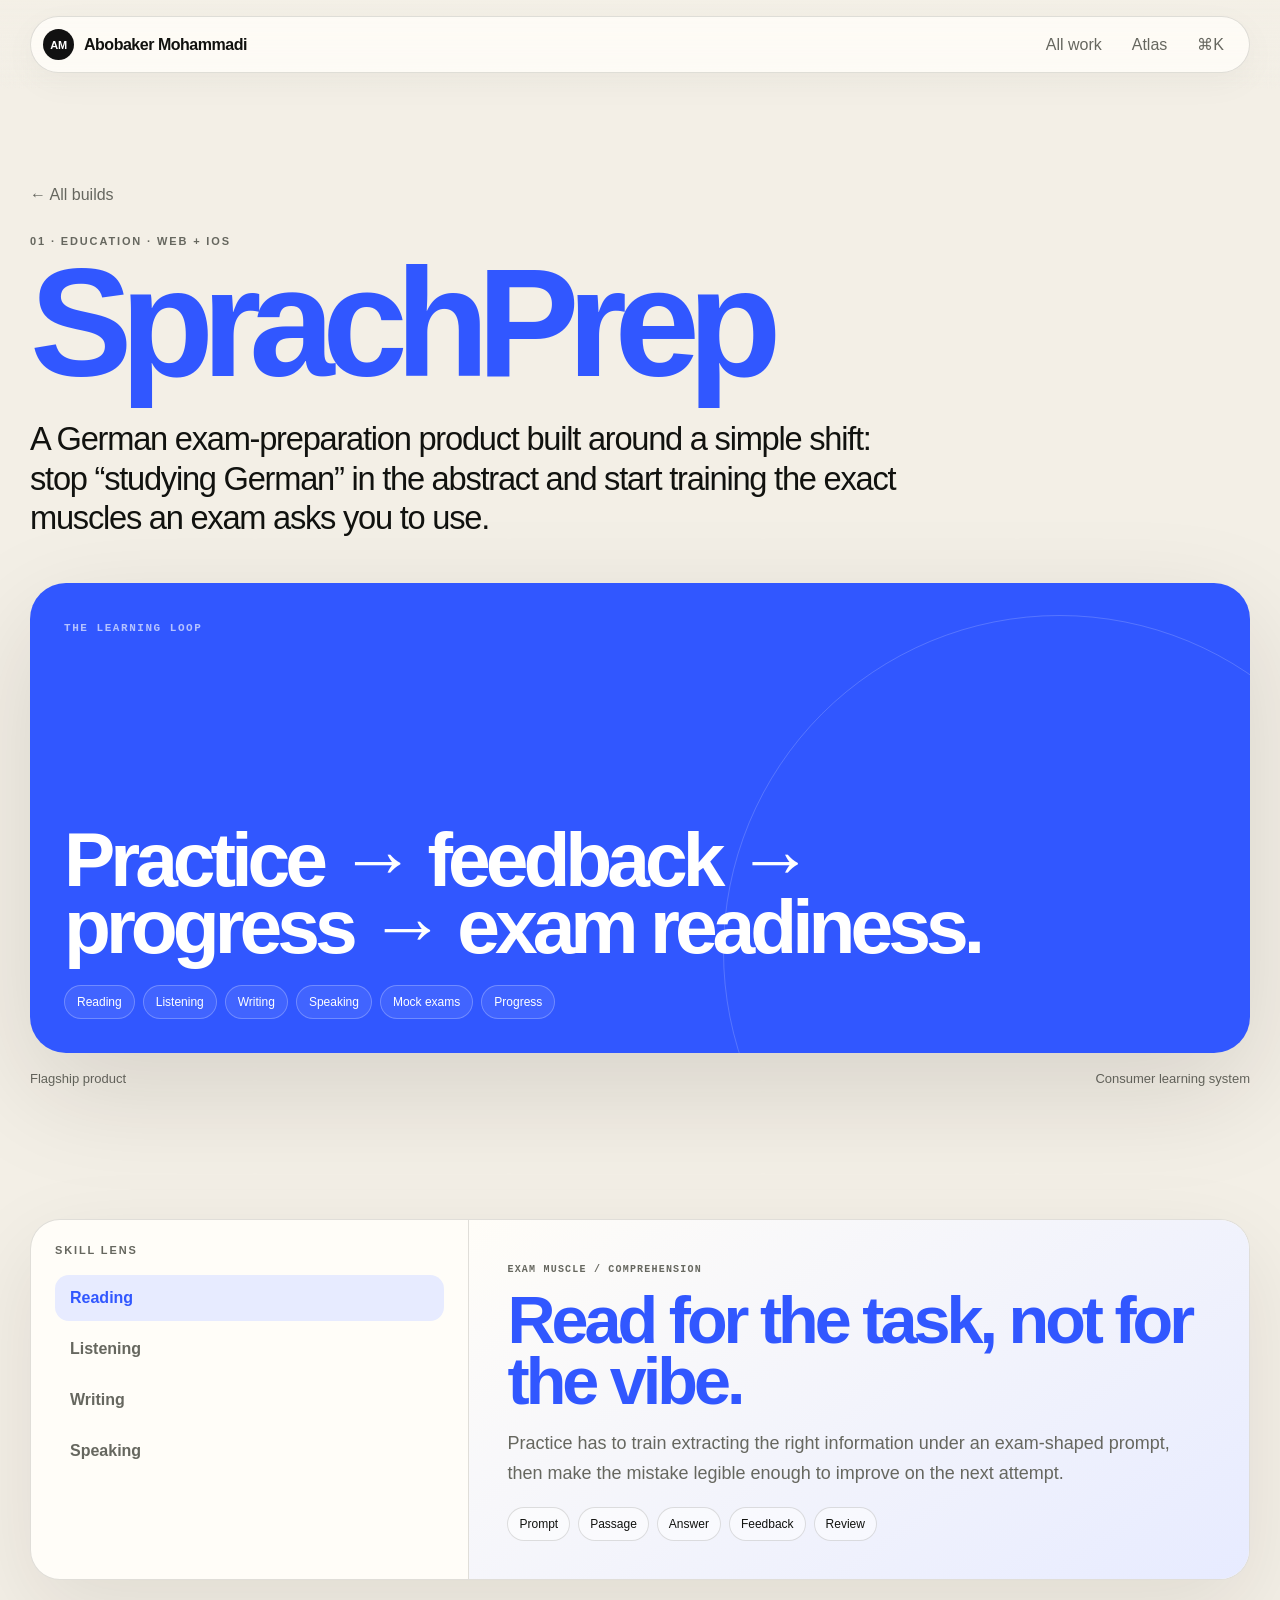
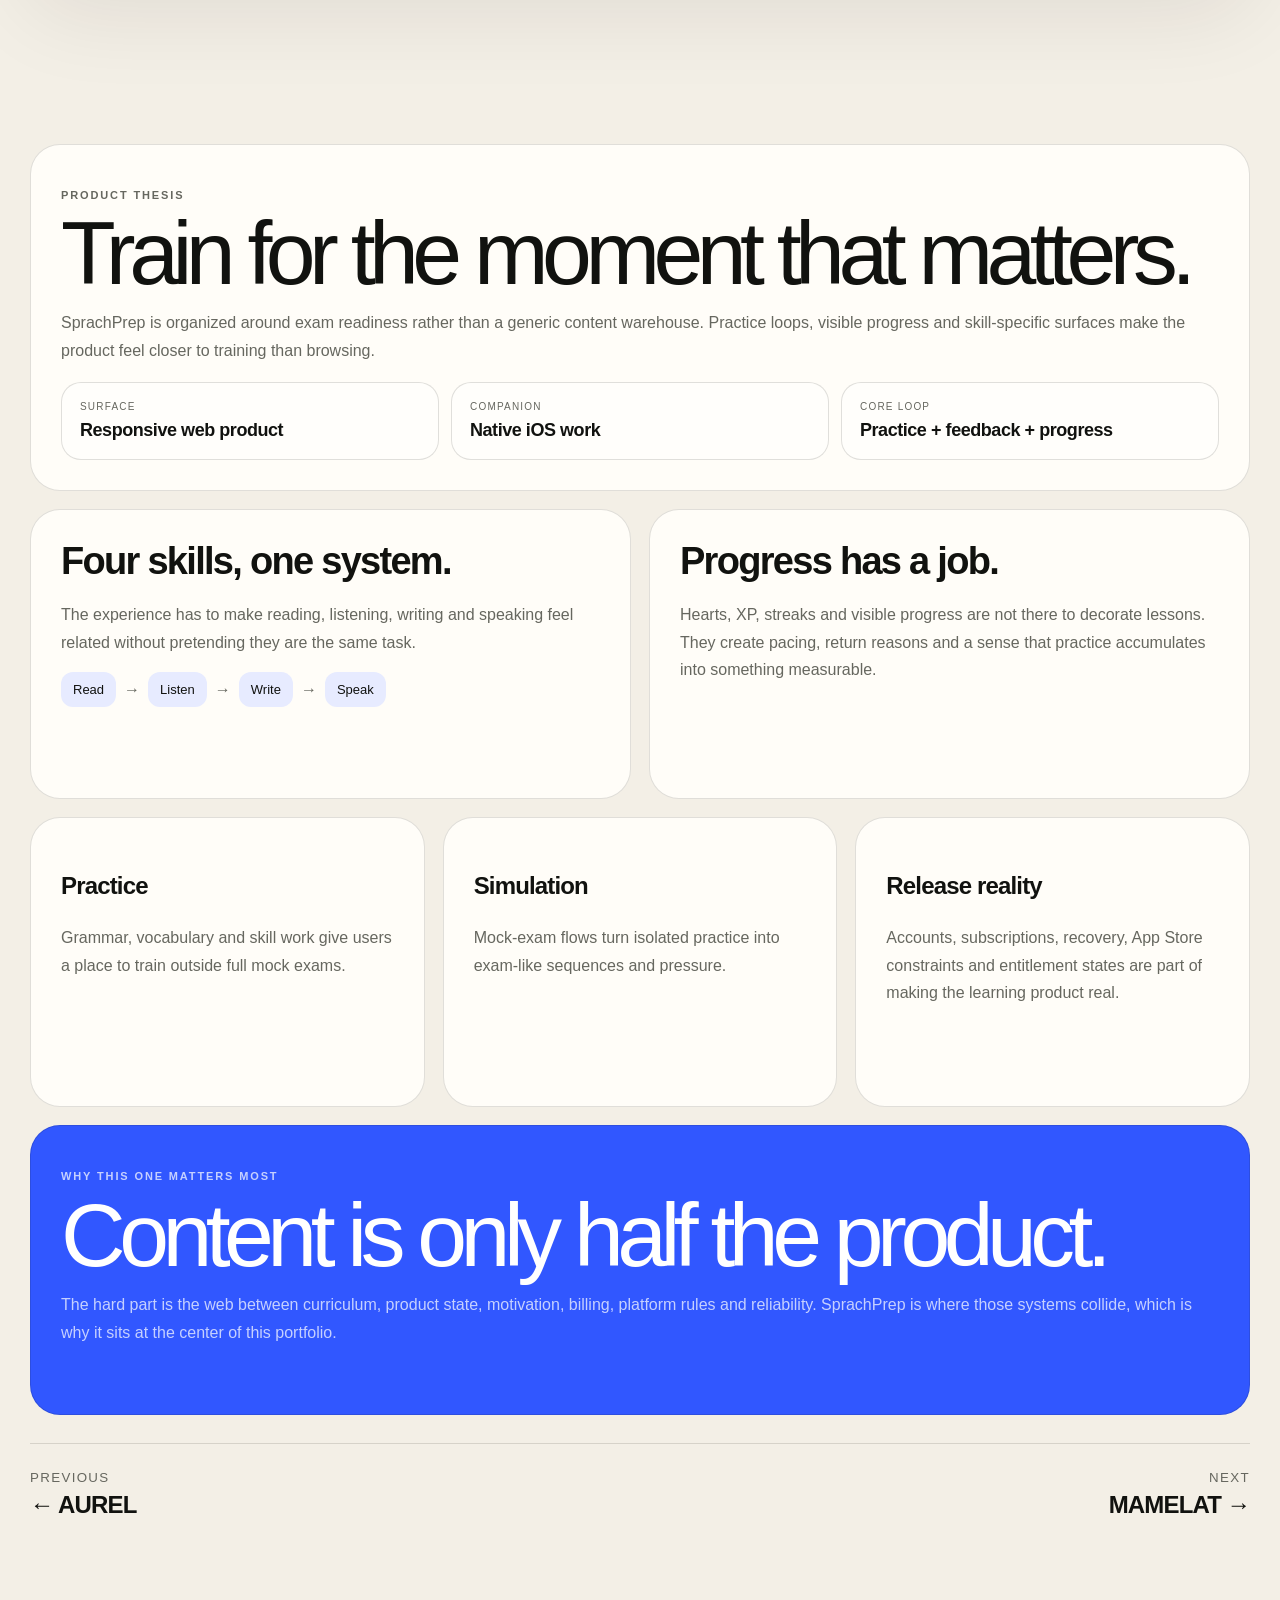
<file: projects/sprachprep/index.html>
<!doctype html><html lang="en"><head><meta charset="utf-8"><meta name="viewport" content="width=device-width,initial-scale=1"><title>SprachPrep — Abobaker Mohammadi</title><meta name="description" content="SprachPrep, a German exam preparation product across web and iOS."><link rel="canonical" href="https://abobakermohammadi.github.io/projects/sprachprep/"><meta property="og:title" content="SprachPrep — Abobaker Mohammadi"><meta property="og:description" content="German exam preparation shaped into a learning product across web and iOS."><link rel="stylesheet" href="/styles.css"><link rel="stylesheet" href="/proof.css"><link rel="icon" href="/favicon.svg"></head><body class="case-page" style="--accent:#3157ff;--accent-soft:#e7ebff"><a class="skip-link" href="#story">Skip to case study</a><header class="topbar"><div class="shell nav"><a class="brand" href="/"><span class="brand-mark">AM</span><span>Abobaker Mohammadi</span></a><nav class="nav-links"><a href="/#work">All work</a><a href="/#atlas">Atlas</a><button class="search-trigger" data-search aria-label="Search projects">⌘K</button></nav></div></header><main><section class="case-hero shell"><a class="back" href="/">← All builds</a><p class="kicker">01 · Education · Web + iOS</p><h1>SprachPrep</h1><p class="case-deck">A German exam-preparation product built around a simple shift: stop “studying German” in the abstract and start training the exact muscles an exam asks you to use.</p><div class="case-stage"><span class="stage-kicker">The learning loop</span><div class="stage-display"><strong>Practice → feedback → progress → exam readiness.</strong><div class="stage-flow"><span>Reading</span><span>Listening</span><span>Writing</span><span>Speaking</span><span>Mock exams</span><span>Progress</span></div></div></div><div class="case-nav"><span>Flagship product</span><span>Consumer learning system</span></div></section><section class="section shell" id="story"><div class="case-grid"><article class="case-block wide"><p class="kicker">Product thesis</p><div class="metric">Train for the moment that matters.</div><p>SprachPrep is organized around exam readiness rather than a generic content warehouse. Practice loops, visible progress and skill-specific surfaces make the product feel closer to training than browsing.</p><div class="evidence"><div class="evidence-item"><small>Surface</small><strong>Responsive web product</strong></div><div class="evidence-item"><small>Companion</small><strong>Native iOS work</strong></div><div class="evidence-item"><small>Core loop</small><strong>Practice + feedback + progress</strong></div></div></article><article class="case-block"><h2>Four skills, one system.</h2><p>The experience has to make reading, listening, writing and speaking feel related without pretending they are the same task.</p><div class="system-rail"><span>Read</span><i>→</i><span>Listen</span><i>→</i><span>Write</span><i>→</i><span>Speak</span></div></article><article class="case-block"><h2>Progress has a job.</h2><p>Hearts, XP, streaks and visible progress are not there to decorate lessons. They create pacing, return reasons and a sense that practice accumulates into something measurable.</p></article><article class="case-block third"><h3>Practice</h3><p>Grammar, vocabulary and skill work give users a place to train outside full mock exams.</p></article><article class="case-block third"><h3>Simulation</h3><p>Mock-exam flows turn isolated practice into exam-like sequences and pressure.</p></article><article class="case-block third"><h3>Release reality</h3><p>Accounts, subscriptions, recovery, App Store constraints and entitlement states are part of making the learning product real.</p></article><article class="case-block wide accent"><p class="kicker">Why this one matters most</p><div class="metric">Content is only half the product.</div><p>The hard part is the web between curriculum, product state, motivation, billing, platform rules and reliability. SprachPrep is where those systems collide, which is why it sits at the center of this portfolio.</p></article></div><div class="project-switcher"><a href="/projects/aurel/"><small>Previous</small><strong>← AUREL</strong></a><a href="/projects/mamelat/"><small>Next</small><strong>MAMELAT →</strong></a></div></section></main><div class="search" role="dialog" aria-modal="true" aria-label="Project search" aria-hidden="true"><div class="search-panel"><input id="project-search" autocomplete="off" placeholder="Search projects…"><div class="search-results"></div></div></div><script src="/app.js"></script></body></html>
</file>
<file: experience.css>
:root{--paper:#f7f7f4;--ink:#10110f;--muted:#74766f;--line:#dedfd9;--soft:#efefeb;--blue:#3157ff;--green:#2f7d63;--rose:#b76378;--orange:#e45b3f;--shadow:0 24px 70px rgba(25,28,22,.08)}
*{box-sizing:border-box}html{scroll-behavior:smooth;background:var(--paper)}body{margin:0;background:var(--paper);color:var(--ink);font-family:Inter,ui-sans-serif,-apple-system,BlinkMacSystemFont,"Segoe UI",sans-serif;-webkit-font-smoothing:antialiased;overflow-x:hidden}a{color:inherit;text-decoration:none}button,input{font:inherit}button{color:inherit}.shell{width:min(1320px,calc(100% - 48px));margin:auto}.skip-link{position:fixed;left:16px;top:16px;z-index:999;background:#111;color:#fff;padding:10px 14px;border-radius:10px;transform:translateY(-180%)}.skip-link:focus{transform:none}

.site-nav{height:72px;position:sticky;top:0;z-index:100;width:min(1320px,calc(100% - 48px));margin:auto;display:flex;align-items:center;justify-content:space-between;border-bottom:1px solid rgba(16,17,15,.1);background:rgba(247,247,244,.82);backdrop-filter:blur(18px) saturate(145%)}.brand{display:flex;align-items:center;gap:11px;font-size:14px;font-weight:690;letter-spacing:-.02em}.brand-dot{width:34px;height:34px;display:grid;place-items:center;border-radius:50%;background:#111;color:#fff;font-size:10px;letter-spacing:-.03em}.site-nav nav{display:flex;align-items:center;gap:4px}.site-nav nav a,.site-nav nav button{border:0;background:transparent;border-radius:999px;padding:9px 12px;font-size:12px;font-weight:620;color:#555851;cursor:pointer;transition:.2s ease}.site-nav nav a:hover,.site-nav nav button:hover{background:#ecece7;color:#111}.proof-toggle[aria-pressed="true"]{background:#111!important;color:#fff!important}.search-trigger{border:1px solid var(--line)!important;min-width:44px!important;background:#fff!important;color:#111!important}

.hero{min-height:calc(100svh - 72px);display:grid;grid-template-columns:minmax(0,1.45fr) minmax(290px,.55fr);gap:8vw;align-items:center;padding:9vh 0 8vh}.eyebrow{text-transform:uppercase;letter-spacing:.16em;font:720 10px/1.2 ui-monospace,SFMono-Regular,Menlo,monospace;color:#777a72;margin:0}.hero h1{font-size:clamp(68px,9.1vw,142px);line-height:.83;letter-spacing:-.079em;font-weight:690;margin:24px 0 34px;max-width:1060px}.hero h1 span{color:#a5a69f}.hero-copy{font-size:clamp(20px,1.8vw,29px);line-height:1.25;letter-spacing:-.035em;max-width:760px;color:#454740}.hero-actions{display:flex;gap:10px;flex-wrap:wrap;margin-top:36px}.primary-link,.quiet-link{padding:13px 17px;border-radius:999px;font-size:13px;font-weight:650}.primary-link{background:#111;color:#fff}.quiet-link{border:1px solid var(--line);background:#fff}.hero-aside{align-self:stretch;display:flex;flex-direction:column;justify-content:flex-end;border-left:1px solid var(--line);padding:6vh 0 6vh 34px}.now-card{display:flex;align-items:center;gap:12px;margin-bottom:auto;padding-top:4vh}.pulse{width:9px;height:9px;border-radius:50%;background:#31a36b;box-shadow:0 0 0 7px rgba(49,163,107,.1)}.now-card small{display:block;font:720 9px/1 ui-monospace,SFMono-Regular,Menlo,monospace;letter-spacing:.14em;color:var(--muted);margin-bottom:5px}.now-card strong{font-size:14px}.hero-stat{padding:20px 0;border-top:1px solid var(--line);display:grid;gap:3px}.hero-stat strong{font-size:22px;letter-spacing:-.04em}.hero-stat span{font-size:12px;color:var(--muted)}

.work{padding:110px 0}.section-head{display:grid;grid-template-columns:1fr 1fr;gap:30px;padding-bottom:28px;border-bottom:1px solid var(--line);margin-bottom:26px}.section-head>p:last-child{margin:0;justify-self:end;color:var(--muted);font-size:15px}.project-grid{display:grid;grid-template-columns:repeat(2,minmax(0,1fr));gap:18px}.project-card{position:relative;display:flex;flex-direction:column;min-height:690px;border:1px solid #e1e1dc;border-radius:30px;background:#fff;overflow:hidden;transition:transform .45s cubic-bezier(.2,.8,.2,1),box-shadow .45s,border-color .3s;isolation:isolate}.project-card:hover{transform:translateY(-6px);box-shadow:var(--shadow);border-color:#d4d5ce}.project-card--wide{grid-column:1/-1;display:grid;grid-template-columns:minmax(0,1.45fr) minmax(350px,.55fr);min-height:650px}.project-card--wide .project-visual{height:auto;min-height:650px;border-bottom:0;border-right:1px solid rgba(0,0,0,.08)}.project-card--wide .project-info{align-self:end}.project-visual{position:relative;height:455px;overflow:hidden;border-bottom:1px solid rgba(0,0,0,.08)}.project-info{padding:28px 30px 31px}.project-info>div:first-child{display:flex;justify-content:space-between;gap:16px;align-items:center}.project-index{font:760 10px/1 ui-monospace,SFMono-Regular,Menlo,monospace;color:#111}.project-meta{font:650 9px/1 ui-monospace,SFMono-Regular,Menlo,monospace;letter-spacing:.08em;text-transform:uppercase;color:#898b84}.project-info h2{font-size:clamp(38px,4.1vw,64px);line-height:.9;letter-spacing:-.062em;margin:26px 0 17px;font-weight:680}.project-info p{margin:0;max-width:610px;color:#5d6058;font-size:16px;line-height:1.55}.open-project{display:inline-block;margin-top:24px;font-size:12px;font-weight:680;border-bottom:1px solid currentColor;padding-bottom:3px;transition:transform .25s}.project-card:hover .open-project{transform:translateX(4px)}

/* SprachPrep */
.sprach-visual{background:linear-gradient(145deg,#2f51e8,#6683ff);display:grid;place-items:center;padding:6%}.browser-shell{width:92%;max-width:860px;border-radius:22px;background:#f6f8ff;box-shadow:0 35px 90px rgba(20,37,112,.28);overflow:hidden;transform:rotate(-1.2deg);transition:transform .55s cubic-bezier(.2,.8,.2,1)}.project-card:hover .browser-shell{transform:rotate(0deg) translateY(-7px)}.browser-top{height:38px;display:flex;align-items:center;gap:7px;padding:0 14px;border-bottom:1px solid #e4e7f2;background:#fff}.browser-top i{width:7px;height:7px;border-radius:50%;background:#d7d9e2}.browser-top span{margin-left:10px;font:650 9px/1 ui-monospace,SFMono-Regular,Menlo,monospace;color:#9498a7}.sprach-app{display:grid;grid-template-columns:62px 1fr;min-height:390px}.sprach-app aside{border-right:1px solid #e2e5f0;background:#fff;display:flex;flex-direction:column;align-items:center;gap:19px;padding:20px 0}.sprach-app aside b{width:30px;height:30px;border-radius:9px;background:#3157ff;color:#fff;display:grid;place-items:center}.sprach-app aside span{width:18px;height:5px;border-radius:10px;background:#e1e4ee}.sprach-app aside span.active{background:#3157ff}.sprach-main{padding:40px 44px}.mini-label{font:750 9px/1 ui-monospace,SFMono-Regular,Menlo,monospace;letter-spacing:.16em;color:#8a8fa5}.sprach-main h3{font-size:38px;letter-spacing:-.05em;margin:10px 0 28px}.skill-row{display:grid;grid-template-columns:repeat(4,1fr);gap:9px}.skill-row>div{padding:16px 13px;border:1px solid #e1e4ef;background:#fff;border-radius:14px}.skill-row b{display:block;font-size:13px;margin-bottom:17px}.skill-row span{font-size:10px;color:#9599a8}.progress-card{margin-top:12px;background:#121d4e;color:#fff;border-radius:16px;padding:18px}.progress-card>div:first-child{display:flex;justify-content:space-between}.progress-card small{font:700 9px/1 ui-monospace,SFMono-Regular,Menlo,monospace;letter-spacing:.1em;color:#b9c3ff}.progress-card strong{font-size:17px}.progress-line{height:4px;background:rgba(255,255,255,.16);border-radius:10px;margin-top:20px;overflow:hidden}.progress-line i{display:block;width:72%;height:100%;background:#7f96ff}

/* MAMELAT */
.mamelat-visual{background:linear-gradient(145deg,#e9e0d3,#d5c7b4);isolation:isolate}.mamelat-visual::before{content:"";position:absolute;inset:0;background:linear-gradient(rgba(71,54,38,.05) 1px,transparent 1px),linear-gradient(90deg,rgba(71,54,38,.05) 1px,transparent 1px);background-size:32px 32px}.mamelat-visual>img{position:absolute;left:26px;top:26px;width:112px;height:auto;z-index:5;opacity:.82}.building{position:absolute;bottom:0;border:1px solid rgba(73,58,42,.13);background:linear-gradient(120deg,rgba(255,255,255,.55),rgba(113,92,67,.14));box-shadow:inset 0 0 0 8px rgba(255,255,255,.12)}.building::after{content:"";position:absolute;inset:12px;background:repeating-linear-gradient(to bottom,transparent 0 24px,rgba(56,43,31,.13) 24px 25px)}.b1{width:35%;height:67%;left:9%;transform:skewY(-4deg)}.b2{width:33%;height:82%;left:37%;z-index:2}.b3{width:31%;height:56%;right:6%;transform:skewY(5deg)}.property-pill{position:absolute;left:28px;right:28px;bottom:28px;z-index:6;background:rgba(255,255,255,.88);backdrop-filter:blur(16px);border:1px solid rgba(62,47,31,.12);border-radius:16px;padding:17px 18px;box-shadow:0 14px 40px rgba(69,53,35,.12);display:grid;grid-template-columns:1fr auto;gap:6px 18px}.property-pill small{grid-column:1/-1;font:700 8px/1 ui-monospace,SFMono-Regular,Menlo,monospace;letter-spacing:.13em;color:#8c7c69}.property-pill strong{font-size:20px}.property-pill span{align-self:end;font-size:11px;font-weight:650}

/* NEWAPP */
.newapp-visual{background:linear-gradient(145deg,#f5f1e8,#ddd6c8);display:grid;place-items:center}.phone{width:190px;height:385px;border:7px solid #171716;border-radius:38px;background:#171716;box-shadow:0 32px 70px rgba(32,30,25,.2);position:relative;z-index:3;transform:rotate(4deg);transition:.5s cubic-bezier(.2,.8,.2,1)}.project-card:hover .phone{transform:rotate(1deg) translateY(-8px)}.phone-island{position:absolute;top:8px;left:50%;transform:translateX(-50%);width:58px;height:16px;border-radius:20px;background:#171716;z-index:4}.phone-screen{height:100%;border-radius:30px;background:#faf7ef;padding:42px 16px 14px;overflow:hidden}.phone-screen small{font:700 7px/1 ui-monospace,SFMono-Regular,Menlo,monospace;letter-spacing:.14em;color:#99958e}.phone-screen h3{font-size:25px;line-height:.95;letter-spacing:-.05em;margin:8px 0 22px}.book-stack{display:flex;gap:7px;height:162px;align-items:end}.book-stack i{display:block;width:31%;border-radius:7px 7px 3px 3px;box-shadow:0 8px 20px rgba(0,0,0,.11)}.book-stack i:nth-child(1){height:142px;background:#d75843}.book-stack i:nth-child(2){height:158px;background:#344b88}.book-stack i:nth-child(3){height:132px;background:#d9b26d}.phone-tabs{display:flex;justify-content:space-between;margin-top:22px;color:#9a9790;font-size:7px}.phone-tabs span:first-child{color:#111;font-weight:700}.floating-book{position:absolute;width:110px;height:165px;border-radius:9px;box-shadow:0 20px 45px rgba(40,35,28,.14)}.fb1{left:10%;top:18%;background:#334d88;transform:rotate(-14deg)}.fb2{right:10%;bottom:14%;background:#d85b46;transform:rotate(12deg)}

/* AUREL */
.aurel-visual{background:#ead8dc;overflow:hidden}.aurel-word{position:absolute;left:-2%;top:34%;font-size:clamp(80px,12vw,155px);font-weight:760;letter-spacing:-.09em;color:rgba(83,41,52,.13)}.beauty-object{position:absolute;filter:drop-shadow(0 24px 24px rgba(81,40,51,.15));transition:transform .5s cubic-bezier(.2,.8,.2,1)}.lipstick{width:62px;height:202px;left:22%;top:26%;background:linear-gradient(90deg,#e8d3bb,#aa8e70);border-radius:8px;transform:rotate(-11deg)}.lipstick i{position:absolute;left:8px;right:8px;top:-56px;height:65px;background:#7c233d;border-radius:18px 18px 4px 4px}.compact{width:150px;height:150px;border-radius:50%;background:radial-gradient(circle at 35% 30%,#fff,#d0bfc3 45%,#8d7279);right:16%;top:22%}.compact i{position:absolute;inset:18px;border-radius:50%;border:1px solid rgba(255,255,255,.55)}.bottle{width:86px;height:150px;background:linear-gradient(90deg,#f0e9e4,#c0acaf);border-radius:20px 20px 28px 28px;left:53%;bottom:16%;transform:rotate(7deg)}.bottle i{position:absolute;width:42px;height:34px;background:#82676e;left:22px;top:-25px;border-radius:5px 5px 0 0}.project-card:hover .lipstick{transform:rotate(-7deg) translateY(-5px)}.project-card:hover .compact{transform:translateY(-8px) rotate(4deg)}.project-card:hover .bottle{transform:rotate(3deg) translateY(-6px)}.editorial-note{position:absolute;left:24px;bottom:22px;font:700 8px/1 ui-monospace,SFMono-Regular,Menlo,monospace;letter-spacing:.15em;color:#74505a}

/* AEGIS */
.aegis-visual{background:#111714;color:#eaf6ef}.aegis-visual>img{position:absolute;right:24px;top:24px;width:62px;filter:brightness(0) invert(1);opacity:.68}.terminal{position:absolute;left:7%;right:7%;top:15%;bottom:15%;border:1px solid rgba(199,245,218,.17);border-radius:18px;background:rgba(10,14,12,.76);box-shadow:0 30px 70px rgba(0,0,0,.25);padding:23px 26px;font-family:ui-monospace,SFMono-Regular,Menlo,monospace;z-index:2}.terminal-top{font-size:9px;color:#81a891;border-bottom:1px solid rgba(199,245,218,.12);padding-bottom:14px;margin-bottom:20px}.terminal p{margin:13px 0;font-size:12px;color:#c6d7cd}.terminal p span{color:#55d390;margin-right:8px}.terminal code{display:block;margin-top:26px;padding:15px;border-radius:10px;background:#18241e;color:#8df1b9;font-size:12px}.node{position:absolute;width:9px;height:9px;border-radius:50%;background:#77dfa5;box-shadow:0 0 0 5px rgba(119,223,165,.08)}.n1{left:9%;top:15%}.n2{right:11%;top:35%}.n3{left:18%;bottom:12%}.n4{right:20%;bottom:14%}

/* Sineklik */
.sineklik-visual{background:linear-gradient(135deg,#dff0e8,#bddbcc);display:flex;align-items:center;justify-content:center;gap:7%;padding:6%}.window-frame{width:48%;height:78%;border:8px solid #245c4a;background:#c9e4d8;position:relative;box-shadow:0 28px 60px rgba(36,92,74,.14)}.mesh-grid{position:absolute;inset:0;background:linear-gradient(rgba(31,78,63,.18) 1px,transparent 1px),linear-gradient(90deg,rgba(31,78,63,.18) 1px,transparent 1px);background-size:11px 11px}.window-panel{position:absolute;right:0;top:0;bottom:0;width:46%;background:rgba(255,255,255,.3);border-left:5px solid #245c4a;transition:transform .55s cubic-bezier(.2,.8,.2,1)}.project-card:hover .window-panel{transform:translateX(-35%)}.config-card{width:38%;background:#fff;border-radius:22px;padding:28px;box-shadow:0 30px 70px rgba(36,92,74,.14)}.config-card small{font:750 8px/1 ui-monospace,SFMono-Regular,Menlo,monospace;letter-spacing:.14em;color:#6f8e82}.config-card strong{display:block;font-size:27px;line-height:1.02;letter-spacing:-.05em;margin:12px 0 24px}.config-options{display:flex;gap:6px;flex-wrap:wrap}.config-options span{font-size:9px;padding:8px 9px;border:1px solid #d7e4df;border-radius:999px}.config-card button{margin-top:22px;border:0;border-radius:999px;background:#245c4a;color:#fff;padding:11px 15px;font-size:10px;font-weight:700}

.principles{padding:110px 0}.principle-grid{display:grid;grid-template-columns:repeat(3,1fr);border-top:1px solid var(--line)}.principle-grid article{padding:30px 30px 14px 0}.principle-grid article:not(:last-child){border-right:1px solid var(--line);margin-right:30px}.principle-grid span{font:760 9px/1 ui-monospace,SFMono-Regular,Menlo,monospace;color:#92948e}.principle-grid h3{font-size:25px;line-height:1.05;letter-spacing:-.04em;margin:42px 0 12px;max-width:290px}.principle-grid p{color:var(--muted);line-height:1.55;margin:0;max-width:330px;font-size:14px}

.about{padding:130px 0 100px;border-top:1px solid var(--line)}.about-grid{display:grid;grid-template-columns:1.3fr .7fr;gap:8vw;margin-top:52px}.about h2{font-size:clamp(48px,6.4vw,92px);line-height:.91;letter-spacing:-.065em;font-weight:650;margin:0}.about-grid>div>p{font-size:18px;line-height:1.6;color:#5e6159;margin:4px 0 35px}.about-links{display:flex;gap:8px;flex-wrap:wrap}.about-links a,.about-links button{border:1px solid var(--line);background:#fff;border-radius:999px;padding:11px 14px;font-size:11px;font-weight:650;cursor:pointer}.about-links a:hover,.about-links button:hover{background:#111;color:#fff;border-color:#111}.site-footer{border-top:1px solid var(--line);padding:26px 0 36px;display:flex;justify-content:space-between;color:#8a8c85;font-size:11px}

/* Search + proof */
.proof-banner{position:fixed!important;left:50%!important;bottom:20px!important;transform:translateX(-50%)!important;z-index:250!important;width:min(700px,calc(100% - 32px))!important;margin:0!important;padding:14px 16px!important;background:rgba(255,255,255,.94)!important;color:#111!important;border:1px solid var(--line)!important;border-radius:15px!important;box-shadow:0 22px 70px rgba(20,22,18,.12)!important;backdrop-filter:blur(18px)!important;font-size:11px!important}.project-card[data-proof]::after{content:attr(data-proof)!important;position:absolute!important;left:18px!important;right:18px!important;bottom:18px!important;width:auto!important;z-index:10!important;padding:12px 14px!important;background:rgba(16,17,15,.92)!important;color:#fff!important;border:0!important;border-radius:12px!important;font:650 10px/1.45 ui-monospace,SFMono-Regular,Menlo,monospace!important;opacity:0!important;transform:translateY(8px)!important;pointer-events:none!important;transition:.25s!important}.proof-mode .project-card[data-proof]::after{opacity:1!important;transform:none!important}.search{position:fixed;inset:0;z-index:400;background:rgba(236,236,232,.72);backdrop-filter:blur(18px);display:none;place-items:start center;padding-top:12vh}.search.open{display:grid}.search-panel{width:min(740px,calc(100% - 28px));background:#fff;border:1px solid var(--line);border-radius:24px;padding:14px;box-shadow:0 45px 130px rgba(20,22,18,.16)}.search-panel input{width:100%;border:0;outline:0;border-radius:15px;background:#f1f1ed;padding:19px 20px;font-size:20px}.search-results{display:grid;gap:4px;margin-top:8px}.search-results a{padding:14px 15px;border-radius:13px;display:flex;align-items:center;justify-content:space-between}.search-results a:hover,.search-results a:focus{background:#f1f1ed;outline:none}.search-results small{color:#858780}

[data-reveal]{opacity:0;transform:translateY(24px);transition:opacity .7s cubic-bezier(.2,.8,.2,1),transform .7s cubic-bezier(.2,.8,.2,1)}[data-reveal].visible{opacity:1;transform:none}

@media(max-width:980px){.shell,.site-nav{width:min(100% - 28px,1320px)}.hero{grid-template-columns:1fr;gap:40px;padding:9vh 0 6vh}.hero-aside{border-left:0;border-top:1px solid var(--line);padding:22px 0 0;display:grid;grid-template-columns:1fr 1fr}.now-card{grid-column:1/-1;padding:0 0 22px;margin:0}.hero-stat{padding-right:20px}.project-card--wide{display:flex;grid-column:1/-1}.project-card--wide .project-visual{height:460px;min-height:0;border-right:0;border-bottom:1px solid rgba(0,0,0,.08)}.project-grid{grid-template-columns:1fr}.project-card{min-height:0}.project-card--wide{grid-column:auto}.project-visual{height:460px}.principle-grid{grid-template-columns:1fr}.principle-grid article:not(:last-child){border-right:0;border-bottom:1px solid var(--line);margin-right:0}.about-grid{grid-template-columns:1fr;gap:45px}.sineklik-visual{gap:4%;}.config-card{width:42%}}
@media(max-width:700px){.site-nav{height:62px}.brand>span:last-child{display:none}.site-nav nav a{display:none}.site-nav nav button{padding:8px 9px}.hero{min-height:auto;padding:11vh 0 9vh}.hero h1{font-size:clamp(58px,18vw,96px);line-height:.86}.hero-copy{font-size:19px}.hero-aside{grid-template-columns:1fr}.hero-stat{padding-right:0}.work,.principles{padding:78px 0}.section-head{grid-template-columns:1fr;gap:10px;margin-bottom:18px}.section-head>p:last-child{justify-self:start}.project-grid{gap:14px}.project-card{border-radius:22px}.project-visual,.project-card--wide .project-visual{height:340px}.project-info{padding:22px}.project-info h2{font-size:48px}.project-info p{font-size:15px}.sprach-visual{padding:4%}.browser-shell{width:112%;transform:scale(.86)}.sprach-main{padding:28px 20px}.sprach-main h3{font-size:28px}.skill-row{grid-template-columns:1fr 1fr}.sprach-app{min-height:330px}.mamelat-visual>img{width:82px}.property-pill{left:16px;right:16px;bottom:16px}.phone{transform:scale(.84) rotate(3deg)}.floating-book{transform:scale(.8)}.fb1{left:2%}.fb2{right:1%}.aurel-word{font-size:92px}.compact{width:118px;height:118px;right:8%}.lipstick{left:20%;transform:scale(.86) rotate(-11deg)}.bottle{left:50%;transform:scale(.86) rotate(7deg)}.terminal{left:5%;right:5%;padding:19px}.sineklik-visual{padding:5%;gap:4%}.window-frame{width:51%;height:72%}.config-card{width:45%;padding:18px}.config-card strong{font-size:21px}.config-options span:nth-child(3){display:none}.about{padding:90px 0 70px}.about h2{font-size:52px}.site-footer{padding-bottom:28px}}
@media(prefers-reduced-motion:reduce){html{scroll-behavior:auto}.project-card,.browser-shell,.phone,.beauty-object,.window-panel,[data-reveal]{transition:none!important}[data-reveal]{opacity:1;transform:none}}
</file>
<file: proof.css>
:focus-visible{outline:3px solid #3157ff;outline-offset:4px}.search-results a:focus-visible{outline:3px solid #3157ff;outline-offset:2px}.proof-toggle{border:1px solid var(--line);background:#111;color:#fff;border-radius:999px;padding:10px 14px;cursor:pointer;font-size:12px;font-weight:700;letter-spacing:.04em}.proof-toggle[aria-pressed="true"]{background:#3157ff}.proof-banner{display:none;margin:20px 0 0;padding:15px 17px;border:1px solid var(--line);border-radius:18px;background:#fffdf8;font:650 12px/1.55 ui-monospace,SFMono-Regular,Menlo,monospace}.proof-mode .proof-banner{display:block}.project-card[data-proof]::after{content:attr(data-proof);position:absolute;left:22px;right:22px;bottom:22px;z-index:4;padding:12px 14px;border-radius:14px;background:rgba(0,0,0,.88);color:#fff;font:650 11px/1.45 ui-monospace,SFMono-Regular,Menlo,monospace;letter-spacing:.02em;opacity:0;transform:translateY(10px);pointer-events:none;transition:.28s}.proof-mode .project-card[data-proof]::after{opacity:1;transform:translateY(0)}.proof-mode .project-card .arrow{opacity:.22}.proof-mode .project-card{filter:saturate(.78)}.proof-mode .project-card:hover{filter:saturate(1)}.proof-key{display:none;grid-template-columns:repeat(3,1fr);gap:10px;margin-top:16px}.proof-mode .proof-key{display:grid}.proof-key>div{padding:14px;border:1px solid var(--line);border-radius:16px;background:rgba(255,255,255,.44)}.proof-key small{display:block;color:var(--muted);text-transform:uppercase;letter-spacing:.1em;margin-bottom:4px}.case-interaction{display:grid;grid-template-columns:.72fr 1.28fr;border:1px solid var(--line);border-radius:var(--radius);overflow:hidden;background:var(--white);box-shadow:var(--shadow)}.case-interaction-controls{padding:24px;border-right:1px solid var(--line);display:flex;flex-direction:column;gap:5px}.case-interaction-controls p{margin:0 0 14px}.case-interaction-button{appearance:none;border:0;background:transparent;color:var(--muted);text-align:left;padding:14px 15px;border-radius:14px;cursor:pointer;font-weight:700}.case-interaction-button:hover,.case-interaction-button[aria-pressed="true"]{background:var(--accent-soft);color:var(--accent)}.case-interaction-stage{min-height:330px;padding:38px;display:flex;flex-direction:column;justify-content:space-between;background:linear-gradient(145deg,var(--white),var(--accent-soft))}.case-interaction-stage small{font:700 10px/1.3 ui-monospace,SFMono-Regular,Menlo,monospace;letter-spacing:.12em;text-transform:uppercase;color:var(--muted)}.case-interaction-stage h2{font-size:clamp(42px,5.2vw,76px);line-height:.91;letter-spacing:-.06em;margin:14px 0 18px;color:var(--accent)}.case-interaction-stage p{max-width:670px;color:var(--muted);font-size:18px;line-height:1.65}.case-interaction-route{display:flex;flex-wrap:wrap;gap:8px}.case-interaction-route span{border:1px solid var(--line);background:rgba(255,255,255,.52);padding:9px 11px;border-radius:999px;font-size:12px}@media(max-width:860px){.proof-toggle{margin-left:auto}.proof-key{grid-template-columns:1fr}.proof-mode .project-card[data-proof]::after{left:16px;right:16px;bottom:16px;font-size:10px}.proof-mode .project-card{padding-bottom:105px}.case-interaction{grid-template-columns:1fr}.case-interaction-controls{border-right:0;border-bottom:1px solid var(--line);flex-direction:row;overflow:auto;padding:13px}.case-interaction-controls p{display:none}.case-interaction-button{white-space:nowrap}.case-interaction-stage{min-height:360px;padding:26px}}
</file>
<file: styles.css>
:root{--ink:#11120f;--muted:#66675f;--paper:#f3efe6;--paper2:#ebe5d8;--line:rgba(17,18,15,.13);--white:#fffdf8;--green:#173d32;--gold:#b38a4a;--blue:#3157ff;--rose:#a74c67;--red:#c64a3c;--radius:30px;--shadow:0 30px 90px rgba(30,25,16,.09)}*{box-sizing:border-box}html{scroll-behavior:smooth}body{margin:0;background:var(--paper);color:var(--ink);font-family:Inter,ui-sans-serif,-apple-system,BlinkMacSystemFont,"Segoe UI",sans-serif;-webkit-font-smoothing:antialiased;overflow-x:hidden}a{color:inherit;text-decoration:none}button,input{font:inherit}button{color:inherit}::selection{background:#111;color:#fff}.shell{width:min(1220px,calc(100% - 36px));margin:auto}.topbar{position:sticky;top:0;z-index:70;padding:16px 0;background:linear-gradient(to bottom,rgba(243,239,230,.97),rgba(243,239,230,.72),transparent);backdrop-filter:blur(18px)}.nav{display:flex;align-items:center;justify-content:space-between;padding:9px 12px;border:1px solid var(--line);border-radius:999px;background:rgba(255,253,248,.84);box-shadow:0 10px 34px rgba(30,25,16,.04)}.brand{display:flex;gap:10px;align-items:center;font-weight:760;letter-spacing:-.03em}.brand-mark{width:31px;height:31px;border-radius:50%;display:grid;place-items:center;background:#111;color:#fff;font-size:11px;letter-spacing:-.02em}.nav-links{display:flex;gap:4px;align-items:center}.nav-links a,.search-trigger{padding:9px 13px;border-radius:999px;color:var(--muted);border:0;background:transparent;cursor:pointer}.nav-links a:hover,.search-trigger:hover{background:#ece6da;color:#111}.hero{padding:7.5vw 0 5vw;min-height:82vh;display:flex;flex-direction:column;justify-content:center}.hero-grid{display:grid;grid-template-columns:1fr auto;gap:42px;align-items:start}.hero-index{font:700 11px/1.4 ui-monospace,SFMono-Regular,Menlo,monospace;letter-spacing:.12em;text-transform:uppercase;color:var(--muted);padding-top:16px;text-align:right}.kicker{font-size:11px;letter-spacing:.17em;text-transform:uppercase;color:var(--muted);font-weight:760}.hero h1{max-width:1100px;margin:15px 0 26px;font-size:clamp(64px,10.4vw,154px);line-height:.84;letter-spacing:-.079em;font-weight:690}.hero h1 span{display:block;color:transparent;-webkit-text-stroke:1.25px #111}.hero-bottom{display:grid;grid-template-columns:1.3fr .7fr;gap:50px;align-items:end}.hero-copy{max-width:730px;font-size:clamp(21px,2.2vw,34px);line-height:1.18;letter-spacing:-.038em}.hero-note{color:var(--muted);line-height:1.65;max-width:430px}.signal{margin-top:32px;display:flex;gap:8px;flex-wrap:wrap}.signal span{padding:9px 12px;border:1px solid var(--line);border-radius:999px;background:rgba(255,255,255,.42);font-size:12px}.ticker{margin-top:48px;border-top:1px solid var(--line);border-bottom:1px solid var(--line);overflow:hidden}.ticker-track{display:flex;width:max-content;gap:46px;padding:13px 0;animation:ticker 26s linear infinite;font:700 11px/1 ui-monospace,SFMono-Regular,Menlo,monospace;letter-spacing:.1em;text-transform:uppercase;color:var(--muted)}.ticker-track span::before{content:'↗';margin-right:10px;color:var(--ink)}@keyframes ticker{to{transform:translateX(-50%)}}.section{padding:82px 0}.section-head{display:flex;justify-content:space-between;gap:30px;align-items:end;margin-bottom:28px}.section-head h2{font-size:clamp(38px,5.2vw,74px);line-height:.92;letter-spacing:-.058em;margin:0}.section-head p{max-width:450px;color:var(--muted);line-height:1.65}.featured{display:grid;grid-template-columns:1.24fr .76fr;gap:18px}.project-card{position:relative;overflow:hidden;min-height:470px;border-radius:var(--radius);border:1px solid var(--line);background:var(--white);padding:30px;display:flex;flex-direction:column;justify-content:space-between;box-shadow:var(--shadow);transition:transform .45s cubic-bezier(.2,.8,.2,1),box-shadow .45s,filter .3s;isolation:isolate}.project-card:hover{transform:translateY(-7px);box-shadow:0 38px 110px rgba(30,25,16,.14)}.project-card.tall{min-height:700px}.project-card.dark{background:#101210;color:#f5f2ea}.project-card.green{background:#173d32;color:#fbf2dd}.project-card.blue{background:#111b42;color:#f5f7ff}.project-card.rose{background:#3b1f28;color:#fff4f5}.project-card .meta{display:flex;justify-content:space-between;gap:10px;font-size:11px;text-transform:uppercase;letter-spacing:.14em;opacity:.72;position:relative;z-index:2}.project-card h3{font-size:clamp(44px,6vw,90px);line-height:.87;letter-spacing:-.069em;margin:18px 0;position:relative;z-index:2}.project-card p{max-width:530px;font-size:18px;line-height:1.45;opacity:.82;position:relative;z-index:2}.project-card .arrow{width:52px;height:52px;border-radius:50%;display:grid;place-items:center;border:1px solid currentColor;font-size:23px;transition:transform .35s;position:relative;z-index:2}.project-card:hover .arrow{transform:rotate(45deg)}.visual{position:absolute;right:-6%;bottom:-9%;width:53%;aspect-ratio:1;border-radius:35px;transform:rotate(-8deg);border:1px solid rgba(255,255,255,.24);background:linear-gradient(145deg,rgba(255,255,255,.27),rgba(255,255,255,.04));box-shadow:0 40px 80px rgba(0,0,0,.18)}.visual::after{content:"";position:absolute;inset:10%;border-radius:24px;border:1px solid rgba(255,255,255,.2)}.visual.light{border-color:rgba(17,18,15,.12);background:linear-gradient(145deg,#f8f5ec,#e5dece);box-shadow:0 40px 80px rgba(30,25,16,.12)}.atlas{border:1px solid rgba(255,255,255,.06);border-radius:var(--radius);background:#10110f;color:#f7f4ed;overflow:hidden;position:relative;min-height:720px;box-shadow:0 40px 120px rgba(0,0,0,.12)}.atlas-top{padding:30px 30px 0;display:flex;justify-content:space-between;gap:20px}.atlas h3{font-size:clamp(44px,6vw,84px);letter-spacing:-.065em;margin:0}.atlas p{color:#aaa99f;max-width:455px;line-height:1.6}.atlas-controls{padding:18px 30px;display:flex;gap:8px;flex-wrap:wrap}.atlas-filter{border:1px solid rgba(255,255,255,.15);background:transparent;color:#aaa99f;border-radius:999px;padding:9px 13px;cursor:pointer;font-size:12px}.atlas-filter.active,.atlas-filter:hover{background:#f5f2ea;color:#111}.atlas-canvas{position:relative;height:490px;overflow:hidden}.atlas-canvas svg{position:absolute;inset:0;width:100%;height:100%;pointer-events:none}.atlas-line{stroke:rgba(255,255,255,.15);stroke-width:1.2;transition:opacity .3s}.atlas-node{position:absolute;min-width:145px;padding:14px 16px;border:1px solid rgba(255,255,255,.18);background:rgba(255,255,255,.07);backdrop-filter:blur(14px);border-radius:18px;transition:.35s cubic-bezier(.2,.8,.2,1)}.atlas-node small{display:block;color:#8d8d84;margin-top:4px}.atlas-node:hover{background:#fff;color:#111;transform:translateY(-4px) scale(1.02)}.atlas-node:hover small{color:#666}.atlas-node.dim{opacity:.16;filter:blur(.5px)}.atlas-node[data-id="sprachprep"]{left:8%;top:15%}.atlas-node[data-id="mamelat"]{right:10%;top:12%}.atlas-node[data-id="newapp"]{left:22%;bottom:14%}.atlas-node[data-id="aurel"]{right:24%;bottom:12%}.atlas-node[data-id="aegis"]{left:44%;top:40%}.atlas-node[data-id="sineklik"]{right:5%;top:54%}.lens{display:grid;grid-template-columns:.72fr 1.28fr;border-top:1px solid var(--line);border-bottom:1px solid var(--line)}.lens-list{padding:22px 0;border-right:1px solid var(--line)}.lens-button{width:100%;display:flex;align-items:center;justify-content:space-between;border:0;background:transparent;text-align:left;padding:18px 24px 18px 0;cursor:pointer;color:var(--muted);font-size:18px}.lens-button strong{font-weight:650;letter-spacing:-.02em}.lens-button.active,.lens-button:hover{color:var(--ink)}.lens-button.active::after{content:'●';font-size:9px}.lens-stage{padding:44px;min-height:420px;display:flex;flex-direction:column;justify-content:space-between}.lens-stage .lens-number{font:700 11px/1 ui-monospace,SFMono-Regular,Menlo,monospace;letter-spacing:.12em;color:var(--muted)}.lens-stage h3{font-size:clamp(48px,6vw,86px);letter-spacing:-.064em;line-height:.9;margin:16px 0}.lens-stage p{font-size:19px;line-height:1.55;color:var(--muted);max-width:660px}.lens-tags{display:flex;gap:7px;flex-wrap:wrap}.lens-tags span{font-size:11px;text-transform:uppercase;letter-spacing:.1em;padding:8px 10px;border:1px solid var(--line);border-radius:999px}.timeline{display:grid;gap:0;border-top:1px solid var(--line)}.timeline-row{display:grid;grid-template-columns:120px 1fr auto;gap:24px;padding:27px 0;border-bottom:1px solid var(--line);align-items:center;transition:padding .25s}.timeline-row:hover{padding-left:8px}.timeline-row strong{font-size:25px;letter-spacing:-.035em}.timeline-row span{color:var(--muted)}.status{font-size:11px;text-transform:uppercase;letter-spacing:.13em;padding:8px 10px;border-radius:999px;border:1px solid var(--line)}.about{display:grid;grid-template-columns:.7fr 1.3fr;gap:50px}.about-copy{font-size:clamp(36px,5.2vw,76px);line-height:.96;letter-spacing:-.059em}.about-side{color:var(--muted);font-size:18px;line-height:1.7;max-width:600px}.principles{display:grid;grid-template-columns:repeat(3,1fr);border-top:1px solid var(--line)}.principle{padding:26px 28px 26px 0;border-bottom:1px solid var(--line)}.principle:not(:nth-child(3n)){border-right:1px solid var(--line);padding-right:28px;margin-right:28px}.principle strong{display:block;font-size:20px;letter-spacing:-.03em;margin-bottom:8px}.principle p{color:var(--muted);line-height:1.6;margin:0}.footer{padding:82px 0 34px}.footer-card{padding:38px;border-radius:var(--radius);background:#111;color:#fff;display:flex;justify-content:space-between;gap:30px;align-items:end}.footer-card h2{font-size:clamp(44px,6vw,90px);letter-spacing:-.065em;margin:0}.footer-card p{color:#aaa;max-width:440px}.search{position:fixed;inset:0;z-index:100;background:rgba(20,20,18,.44);backdrop-filter:blur(18px);display:none;place-items:start center;padding-top:12vh}.search.open{display:grid}.search-panel{width:min(740px,calc(100% - 28px));background:#fffdf8;border-radius:26px;padding:16px;box-shadow:0 40px 120px rgba(0,0,0,.25)}.search-panel input{width:100%;padding:18px;border:0;background:#f0ebe0;border-radius:16px;font-size:22px;outline:0}.search-results{display:grid;gap:5px;margin-top:10px}.search-results a{padding:14px;border-radius:14px;display:flex;justify-content:space-between;align-items:center}.search-results a:hover,.search-results a:focus{background:#f0ebe0;outline:none}.search-results small{color:var(--muted)}.case-page{--accent:#111;--accent-soft:#eae4d8}.case-hero{padding:6vw 0 4vw}.case-hero h1{font-size:clamp(68px,12vw,168px);line-height:.82;letter-spacing:-.08em;margin:14px 0 25px;color:var(--accent)}.case-deck{font-size:clamp(23px,2.55vw,36px);line-height:1.2;max-width:900px;letter-spacing:-.038em}.back{display:inline-flex;gap:8px;align-items:center;color:var(--muted);margin:20px 0}.case-stage{margin-top:46px;border-radius:36px;background:var(--accent);color:#fff;min-height:470px;padding:34px;overflow:hidden;position:relative;box-shadow:0 38px 110px rgba(30,25,16,.13)}.case-stage::before{content:'';position:absolute;inset:auto -12% -50% auto;width:55%;aspect-ratio:1;border:1px solid rgba(255,255,255,.18);border-radius:50%}.stage-kicker{font:700 11px/1 ui-monospace,SFMono-Regular,Menlo,monospace;letter-spacing:.14em;text-transform:uppercase;opacity:.64}.stage-display{position:absolute;left:34px;right:34px;bottom:34px;display:grid;gap:12px}.stage-display strong{font-size:clamp(42px,6vw,86px);line-height:.88;letter-spacing:-.065em;max-width:930px}.stage-flow{display:flex;gap:8px;flex-wrap:wrap;margin-top:12px}.stage-flow span{border:1px solid rgba(255,255,255,.25);background:rgba(255,255,255,.08);padding:9px 12px;border-radius:999px;font-size:12px}.case-nav{display:flex;justify-content:space-between;gap:20px;padding:18px 0 0;font-size:13px;color:var(--muted)}.case-grid{display:grid;grid-template-columns:repeat(12,1fr);gap:18px}.case-block{grid-column:span 6;border:1px solid var(--line);border-radius:var(--radius);background:var(--white);padding:30px;min-height:290px}.case-block.wide{grid-column:span 12}.case-block.third{grid-column:span 4}.case-block.accent{background:var(--accent);color:#fff}.case-block h2{font-size:38px;letter-spacing:-.045em;margin:0 0 18px}.case-block h3{font-size:24px;letter-spacing:-.035em}.case-block p,.case-block li{color:var(--muted);line-height:1.72}.case-block.accent p,.case-block.accent li{color:rgba(255,255,255,.72)}.metric{font-size:clamp(52px,7vw,104px);letter-spacing:-.073em;line-height:.87}.evidence{display:grid;grid-template-columns:repeat(3,1fr);gap:12px;margin-top:18px}.evidence-item{border:1px solid var(--line);border-radius:20px;padding:18px;background:rgba(255,255,255,.38)}.evidence-item small{display:block;text-transform:uppercase;letter-spacing:.12em;color:var(--muted);font-size:10px;margin-bottom:8px}.evidence-item strong{font-size:18px;letter-spacing:-.025em}.system-rail{display:flex;align-items:center;gap:8px;flex-wrap:wrap}.system-rail span{padding:10px 12px;border-radius:12px;background:var(--accent-soft);font-size:13px}.system-rail i{font-style:normal;color:var(--muted)}.phone-demo{width:min(300px,78%);margin:auto;aspect-ratio:.49;border:1px solid var(--line);border-radius:48px;background:#121212;padding:10px;box-shadow:0 30px 70px rgba(0,0,0,.2);transform:rotate(3deg)}.phone-demo-inner{height:100%;border-radius:39px;background:linear-gradient(180deg,#f7f4ed,#e9e2d5);padding:24px 18px;color:#111}.phone-demo-inner .bar{height:10px;width:46%;background:#111;border-radius:99px;margin:0 auto 34px}.phone-row{padding:13px 0;border-bottom:1px solid rgba(0,0,0,.1);display:flex;justify-content:space-between;font-size:13px}.pipeline{display:grid;gap:8px}.pipeline-step{padding:16px 18px;border-radius:16px;background:var(--accent-soft);display:flex;justify-content:space-between;align-items:center}.pipeline-step span{color:var(--muted);font:700 10px/1 ui-monospace,SFMono-Regular,Menlo,monospace}.repo-link{display:inline-flex;align-items:center;gap:8px;border-bottom:1px solid currentColor;padding-bottom:3px}.project-switcher{margin-top:28px;border-top:1px solid var(--line);display:grid;grid-template-columns:1fr 1fr}.project-switcher a{padding:26px 0}.project-switcher a:last-child{text-align:right}.project-switcher small{display:block;color:var(--muted);text-transform:uppercase;letter-spacing:.1em;margin-bottom:6px}.project-switcher strong{font-size:24px;letter-spacing:-.035em}.skip-link{position:fixed;left:12px;top:-80px;z-index:200;background:#111;color:#fff;padding:12px 14px;border-radius:10px}.skip-link:focus{top:12px}@media(max-width:860px){.nav-links a{display:none}.hero{padding-top:15vw;min-height:auto}.hero-grid{grid-template-columns:1fr}.hero-index{display:none}.hero-bottom,.featured,.about,.lens{grid-template-columns:1fr}.lens-list{border-right:0;border-bottom:1px solid var(--line);display:flex;overflow:auto;padding:10px 0}.lens-button{width:auto;white-space:nowrap;padding:14px 18px}.lens-stage{padding:28px 0;min-height:340px}.project-card.tall,.project-card{min-height:470px}.visual{width:66%;opacity:.7}.section{padding:56px 0}.section-head{align-items:start;flex-direction:column}.timeline-row{grid-template-columns:82px 1fr}.timeline-row .status{grid-column:2}.atlas-top{flex-direction:column}.atlas-canvas{height:530px}.atlas-node{min-width:128px;font-size:13px}.atlas-node[data-id="sprachprep"]{left:5%;top:10%}.atlas-node[data-id="mamelat"]{right:5%;top:22%}.atlas-node[data-id="newapp"]{left:8%;bottom:20%}.atlas-node[data-id="aurel"]{right:6%;bottom:8%}.atlas-node[data-id="aegis"]{left:35%;top:44%}.atlas-node[data-id="sineklik"]{right:5%;top:64%}.principles{grid-template-columns:1fr}.principle,.principle:not(:nth-child(3n)){border-right:0;margin-right:0;padding-right:0}.case-block,.case-block.third{grid-column:span 12}.case-stage{min-height:500px;padding:24px}.stage-display{left:24px;right:24px;bottom:24px}.evidence{grid-template-columns:1fr}.footer-card{align-items:start;flex-direction:column}.hero h1{font-size:clamp(60px,20vw,110px)}.project-switcher strong{font-size:19px}}@media(max-width:520px){.shell{width:min(100% - 24px,1220px)}.brand span:last-child{display:none}.project-card{padding:22px;border-radius:24px}.project-card h3{font-size:46px}.case-hero h1{font-size:20vw}.case-stage{border-radius:26px}.atlas-controls{padding-left:20px;padding-right:20px}.atlas-top{padding-left:20px;padding-right:20px}.timeline-row{gap:12px}.case-block{padding:22px;border-radius:24px}}@media(prefers-reduced-motion:reduce){*{scroll-behavior:auto!important;transition:none!important;animation:none!important}.ticker-track{animation:none}}
</file>
<file: ambient-ai-os/styles.css>
:root{
  color-scheme:dark;
  --bg:#060810;
  --bg-elevated:#0a0e18;
  --surface:#0b111d;
  --surface-2:#101827;
  --surface-3:#121c2d;
  --text:#eef6ff;
  --text-soft:#a8b6c9;
  --text-muted:#718096;
  --line:#223047;
  --line-strong:#344967;
  --accent:#69e3ff;
  --accent-2:#a58cff;
  --success:#72f2b1;
  --warning:#f4ce69;
  --danger:#ff7a78;
  --radius-sm:10px;
  --radius-md:16px;
  --radius-lg:22px;
  --shadow-contact:0 1px 0 rgba(255,255,255,.035) inset;
  --shadow-float:0 18px 50px rgba(0,0,0,.28);
  --container:1760px;
  --ease-out:cubic-bezier(.16,1,.3,1);
  --fast:170ms;
  --normal:300ms;
  --slow:520ms;
}
*{box-sizing:border-box}
html{background:var(--bg);scroll-behavior:smooth}
body{margin:0;min-width:0;background:var(--bg);color:var(--text);font-family:"Avenir Next","Segoe UI Variable",system-ui,sans-serif;font-size:16px;line-height:1.45;-webkit-font-smoothing:antialiased;overflow-x:hidden}
button,input{font:inherit;color:inherit}
button{touch-action:manipulation}
button,a,input{outline:none}
button:focus-visible,a:focus-visible,input:focus-visible{outline:2px solid var(--accent);outline-offset:3px}
a{color:inherit}
svg{display:block;fill:none;stroke:currentColor;stroke-width:1.7;stroke-linecap:round;stroke-linejoin:round}
.skip-link{position:fixed;left:1rem;top:1rem;z-index:100;transform:translateY(-180%);background:var(--text);color:var(--bg);padding:.7rem 1rem;border-radius:var(--radius-sm);font-weight:700;text-decoration:none;transition:transform var(--fast) var(--ease-out)}
.skip-link:focus{transform:translateY(0)}
.shell{width:min(calc(100% - 24px),var(--container));margin:0 auto;padding:12px 0 20px}
.topbar{position:sticky;top:10px;z-index:20;min-height:68px;display:grid;grid-template-columns:minmax(220px,1fr) auto auto auto;align-items:center;gap:12px;padding:10px 12px;background:rgba(9,13,22,.94);border:1px solid var(--line);border-radius:var(--radius-lg);box-shadow:var(--shadow-contact),0 10px 30px rgba(0,0,0,.22)}
.brand{display:flex;align-items:center;gap:11px;text-decoration:none;min-width:0;min-height:44px}
.brand-mark{width:42px;height:42px;display:grid;place-items:center;border:1px solid #69e3ff5c;border-radius:12px;color:var(--accent);font-size:1.65rem;line-height:1;box-shadow:0 0 24px rgba(105,227,255,.1)}
.brand-copy{display:grid;min-width:0}
.brand-copy strong{font-size:1rem;letter-spacing:.07em;white-space:nowrap}
.brand-copy small,.module-kicker{font-size:.65rem;line-height:1.2;letter-spacing:.12em;color:var(--text-muted)}
.sim-readout,.top-metrics>span,.top-metrics>time,.control-button{min-height:44px;border:1px solid var(--line);background:#080d16;border-radius:var(--radius-sm);display:flex;align-items:center;justify-content:center;padding:0 .8rem;font-size:.72rem;letter-spacing:.03em;color:var(--text-soft)}
.sim-readout{gap:.45rem;color:var(--success);font-weight:700;white-space:nowrap}
.status-dot{width:7px;height:7px;border-radius:50%;background:var(--success);box-shadow:0 0 12px rgba(114,242,177,.5)}
.top-metrics{display:flex;gap:8px}
.top-metrics strong{color:var(--text);margin-left:.35rem}
.control-button{gap:.45rem;cursor:pointer;transition:background var(--fast) var(--ease-out),border-color var(--fast) var(--ease-out),transform var(--fast) var(--ease-out)}
.control-button svg{width:17px;height:17px;color:var(--accent)}
.control-button:hover{background:var(--surface-2);border-color:var(--line-strong)}
.control-button:active{transform:scale(.98)}
.disclosure{margin:10px 2px 0;padding:10px 14px;border:1px solid #f4ce6933;background:#151207;border-radius:12px;color:#d8c995;font-size:.76rem;line-height:1.45;text-wrap:pretty}
.disclosure strong{color:var(--warning);letter-spacing:.06em}
.dashboard{display:grid;grid-template-columns:minmax(220px,1.05fr) minmax(650px,4.2fr) minmax(240px,1.1fr);gap:12px;margin-top:12px;align-items:start}
.column{display:grid;gap:12px;min-width:0}
.panel{position:relative;min-width:0;padding:14px;background:linear-gradient(180deg,var(--surface),#080d16);border:1px solid var(--line);border-radius:var(--radius-md);box-shadow:var(--shadow-contact)}
.panel-heading,.quality-heading{display:flex;align-items:flex-start;justify-content:space-between;gap:10px;margin-bottom:12px}
.panel-heading h2,.quality-heading h2,.kernel-heading h1{margin:0;color:var(--text);font-weight:700;letter-spacing:-.015em;text-wrap:balance}
.panel-heading h2,.quality-heading h2{font-size:.84rem}
.panel-heading p,.quality-heading p,.kernel-heading p{margin:.18rem 0 0;color:var(--text-muted);font-size:.7rem;text-wrap:pretty}
.signal{flex:none;border:1px solid #69e3ff30;border-radius:7px;padding:.22rem .38rem;color:var(--accent);font-size:.58rem;font-weight:800;letter-spacing:.08em}
.signal-red{border-color:#ff7a7838;color:var(--danger)}
.signal-real{border-color:#72f2b138;color:var(--success)}
.memory-list{display:grid;gap:7px}
.memory-item{width:100%;min-height:52px;display:flex;align-items:center;justify-content:space-between;gap:10px;padding:8px 10px;text-align:left;border:1px solid transparent;border-radius:11px;background:#070c14;color:var(--text-soft);cursor:pointer;transition:background var(--fast) var(--ease-out),border-color var(--fast) var(--ease-out),transform var(--fast) var(--ease-out)}
.memory-item span{display:grid;min-width:0}
.memory-item strong{font-size:.76rem;color:var(--text)}
.memory-item small{font-size:.62rem;color:var(--text-muted);margin-top:1px}
.memory-item em{font-style:normal;font-size:.65rem;color:var(--text-muted)}
.memory-item:hover,.memory-item.is-active{background:#0b1722;border-color:#2a6b7a}
.memory-item:active{transform:scale(.985)}
.meter-list{display:grid;gap:12px}
.meter{display:grid;grid-template-columns:1fr auto;gap:5px;font-size:.67rem;color:var(--text-soft)}
.meter strong{font-size:.65rem;color:var(--text)}
.meter i{grid-column:1/-1;position:relative;height:4px;border-radius:99px;background:#151f2d;overflow:hidden}
.meter i::after{content:"";position:absolute;inset:0 auto 0 0;width:var(--meter);border-radius:inherit;background:linear-gradient(90deg,var(--success),var(--accent));transform-origin:left;animation:meter-in var(--slow) var(--ease-out) both}
.hero-grid{display:grid;grid-template-columns:minmax(170px,.75fr) minmax(390px,2.4fr) minmax(170px,.75fr);gap:12px;align-items:stretch}
.planner-panel,.execution,.kernel{min-height:430px}
.timeline{display:grid;gap:8px;position:relative}
.timeline::before{content:"";position:absolute;left:10px;top:18px;bottom:18px;width:1px;background:linear-gradient(var(--accent),var(--accent-2),#ef8ec4);opacity:.38}
.timeline button{position:relative;min-height:58px;display:flex;justify-content:space-between;align-items:center;gap:8px;padding:8px 8px 8px 28px;border:0;border-radius:10px;background:transparent;text-align:left;cursor:pointer;color:var(--text-soft);transition:background var(--fast) var(--ease-out),transform var(--fast) var(--ease-out)}
.timeline button::before{content:"";position:absolute;left:6px;width:9px;height:9px;border:1px solid var(--accent);border-radius:50%;background:var(--bg-elevated);box-shadow:0 0 12px rgba(105,227,255,.26)}
.timeline button:hover{background:#101823}.timeline button:active{transform:scale(.985)}
.timeline button span{display:grid;gap:2px}.timeline small{font-size:.58rem;color:var(--text-muted)}.timeline strong{font-size:.72rem;color:var(--text)}.timeline em{font-size:.62rem;font-style:normal;color:var(--text-muted)}
.kernel{overflow:hidden;border-color:#2b4968;background:radial-gradient(circle at 50% 48%,rgba(50,116,188,.13),transparent 34%),linear-gradient(180deg,#0b1020,#07101a)}
.kernel::before{content:"";position:absolute;inset:auto 10% -45% 10%;height:68%;background:radial-gradient(ellipse,rgba(71,204,219,.11),transparent 68%);pointer-events:none}
.kernel-heading{position:relative;z-index:3;display:flex;justify-content:space-between;gap:12px}.kernel-heading h1{font-size:1.02rem;margin-top:.15rem}
.health{text-align:right;display:grid;align-content:start}.health small{font-size:.56rem;color:var(--text-muted)}.health strong{font-size:2rem;line-height:1;color:var(--success);font-variant-numeric:tabular-nums}
.orb{position:relative;height:330px;display:grid;place-items:center;isolation:isolate}#brain{width:min(250px,70%);height:auto;aspect-ratio:1;position:relative;z-index:2;filter:drop-shadow(0 0 12px rgba(105,227,255,.25))}
.orbit{position:absolute;border:1px solid rgba(105,227,255,.16);border-radius:50%;animation:orbit-spin 16s linear infinite}.orbit-a{width:245px;height:245px}.orbit-b{width:300px;height:190px;animation-direction:reverse;animation-duration:22s}.orbit-c{width:325px;height:250px;animation-duration:28s}
.orbit i{position:absolute;width:5px;height:5px;border-radius:50%;background:var(--accent);box-shadow:0 0 12px rgba(105,227,255,.7)}.orbit i:nth-child(1){left:50%;top:-3px}.orbit i:nth-child(2){right:-3px;top:50%}.orbit i:nth-child(3){left:26%;bottom:-3px}
.orb-label{position:absolute;z-index:4;font-size:.62rem;font-weight:800;letter-spacing:.07em;text-align:center;color:var(--text)}.orb-label small{display:block;margin-top:2px;color:var(--text-muted);font-size:.56rem;font-weight:500;letter-spacing:0}.orb-reason{top:5px}.orb-plan{right:0}.orb-sim{bottom:3px}.orb-learn{left:0}
#surge{position:absolute;z-index:5;min-width:112px;min-height:48px;padding:7px 12px;border:1px solid #4089a0;border-radius:12px;background:#07111a;color:var(--text);cursor:pointer;box-shadow:0 0 26px rgba(105,227,255,.12);transition:transform var(--fast) var(--ease-out),background var(--fast) var(--ease-out)}#surge span,#surge strong{display:block}#surge span{font-size:.58rem;color:var(--text-muted)}#surge strong{font-size:.64rem;letter-spacing:.04em}#surge:hover{background:#0a1b25}#surge:active{transform:scale(.97)}
.kernel-foot{position:relative;z-index:3;display:flex;justify-content:center;gap:16px;padding-top:8px;border-top:1px solid var(--line);font-size:.58rem;color:var(--text-muted);text-align:center}
.execution{display:flex;flex-direction:column}.wave{width:100%;height:270px;min-height:0;margin:auto 0;color:var(--accent)}.wave path{fill:none;stroke:url(#wave-gradient);stroke-width:1;stroke-dasharray:7 8;opacity:.5;animation:wave-dash 5s linear infinite}.wave path:nth-child(2){animation-duration:7s;opacity:.3}.wave path:nth-child(3){animation-duration:3.8s;opacity:.64}
.execution-stats{margin:0;display:grid;gap:7px}.execution-stats div{display:flex;justify-content:space-between;gap:10px;padding-top:7px;border-top:1px solid var(--line)}.execution-stats dt{font-size:.6rem;color:var(--text-muted)}.execution-stats dd{margin:0;font-size:.69rem;color:var(--text);font-weight:700;font-variant-numeric:tabular-nums}
.quality{border-color:#553031;background:linear-gradient(180deg,#120c10,#090c13)}.quality-heading{margin-bottom:10px}.quality-chain{display:grid;grid-template-columns:1fr auto 1fr auto 1fr auto 1fr auto 1fr;gap:8px;align-items:center}
.quality-chain button{position:relative;min-height:68px;display:grid;grid-template-columns:34px 1fr;align-items:center;gap:8px;padding:9px;border:1px solid #482328;border-radius:11px;background:#10090d;text-align:left;cursor:pointer;transition:border-color var(--fast) var(--ease-out),background var(--fast) var(--ease-out),transform var(--fast) var(--ease-out)}.quality-chain button:hover{background:#170d12;border-color:#7b3b41}.quality-chain button:active{transform:scale(.985)}
.node-id{width:30px;height:30px;display:grid;place-items:center;border:1px solid #874146;border-radius:50%;color:#ff9a98;font-size:.6rem}.quality-chain button>span:nth-child(2){display:grid}.quality-chain strong{font-size:.68rem}.quality-chain small{font-size:.58rem;color:#886f77}.quality-chain em{position:absolute;right:7px;top:6px;font-size:.53rem;font-style:normal;color:var(--text-muted)}.chain-arrow{color:#92545b;font-size:1rem}.quality-chain button.is-running{border-color:#bd5558;box-shadow:0 0 18px rgba(255,122,120,.09)}.quality-chain button.is-done{border-color:#2e6f58}.quality-chain button.is-done em{color:var(--success)}
.utility-grid{display:grid;grid-template-columns:repeat(4,minmax(0,1fr));gap:12px}.utility{min-height:180px}.twin,.roi{min-height:115px;display:flex;align-items:center;justify-content:space-around;gap:12px}.twin>span,.roi>span{display:grid;gap:3px}.twin>span strong{font-size:1.65rem;color:var(--accent)}.twin small,.roi small{font-size:.58rem;color:var(--text-muted)}
.city{display:flex;align-items:end;gap:5px;height:70px;transform:rotate(-4deg)}.city i{width:16px;border:1px solid var(--accent);background:repeating-linear-gradient(0deg,transparent 0 7px,rgba(105,227,255,.3) 7px 8px);box-shadow:0 0 10px rgba(105,227,255,.08)}.city i:nth-child(1){height:45px}.city i:nth-child(2){height:62px}.city i:nth-child(3){height:51px}.city i:nth-child(4){height:70px}
.roi>strong{width:76px;height:76px;flex:none;display:grid;place-items:center;border-radius:50%;font-size:1.55rem;background:radial-gradient(circle,#08101a 58%,transparent 60%),conic-gradient(var(--success) 87%,#172231 0)}.roi span b{font-size:.95rem}.roi span>small:first-child{font-size:.54rem;letter-spacing:.05em}
.learning-loop{min-height:115px;display:grid;grid-template-columns:1fr auto 1fr;align-items:center;gap:8px;text-align:center}.learning-loop span{padding:6px;border:1px solid #2d6957;border-radius:7px;color:#93e6bc;font-size:.6rem}.learning-loop b{grid-row:1/3;grid-column:2;color:var(--accent);font-size:1.7rem;font-weight:400;animation:orbit-spin 10s linear infinite}.learning-loop span:nth-of-type(4){grid-column:1}
.router table{width:100%;border-collapse:collapse;font-size:.62rem}.router th,.router td{padding:6px 3px;border-bottom:1px solid var(--line);text-align:left}.router th{color:var(--text-muted);font-weight:600}.router td{color:var(--text-soft)}
.check-list{display:grid;gap:8px;margin:0}.check-list div{display:flex;justify-content:space-between;gap:12px}.check-list dt{font-size:.66rem;color:var(--text-muted)}.check-list dd{margin:0;font-size:.66rem;color:var(--text);font-weight:700}
.small-action{min-height:44px;padding:0 10px;border:1px solid #2e7180;border-radius:9px;background:#07151d;color:var(--accent);font-size:.62rem;font-weight:700;cursor:pointer;transition:transform var(--fast) var(--ease-out),background var(--fast) var(--ease-out)}.small-action:hover{background:#0b222d}.small-action:active{transform:scale(.97)}
.swarm-orbit{position:relative;width:132px;height:132px;margin:8px auto 14px;border:1px solid #2e405c;border-radius:50%;animation:orbit-spin 20s linear infinite}.swarm-orbit::before,.swarm-orbit::after{content:"";position:absolute;inset:18px;border:1px solid #382f66;border-radius:50%}.swarm-orbit::after{inset:38px}.swarm-orbit strong{position:absolute;inset:0;margin:auto;width:42px;height:42px;display:grid;place-items:center;border:1px solid #357d92;border-radius:50%;background:#0c2030;color:var(--accent);font-size:.7rem}.swarm-orbit i{position:absolute;left:50%;top:50%;width:7px;height:7px;border-radius:50%;background:var(--accent-2);box-shadow:0 0 10px rgba(165,140,255,.55);transform-origin:0 0}.swarm-orbit i:nth-of-type(1){transform:rotate(0) translateX(61px)}.swarm-orbit i:nth-of-type(2){transform:rotate(45deg) translateX(61px)}.swarm-orbit i:nth-of-type(3){transform:rotate(90deg) translateX(61px)}.swarm-orbit i:nth-of-type(4){transform:rotate(135deg) translateX(61px)}.swarm-orbit i:nth-of-type(5){transform:rotate(180deg) translateX(61px)}.swarm-orbit i:nth-of-type(6){transform:rotate(225deg) translateX(61px)}.swarm-orbit i:nth-of-type(7){transform:rotate(270deg) translateX(61px)}.swarm-orbit i:nth-of-type(8){transform:rotate(315deg) translateX(61px)}
.feed{display:grid;max-height:150px;overflow:hidden}.feed-item{display:grid;grid-template-columns:8px 1fr;gap:7px;padding:7px 0;border-top:1px solid var(--line)}.feed-item>i{width:6px;height:6px;margin-top:5px;border-radius:50%;background:var(--accent)}.feed-item span{display:grid}.feed-item strong{font-size:.64rem}.feed-item small{font-size:.58rem;color:var(--text-muted)}
.viz{height:46px;display:flex;align-items:center;justify-content:center;gap:3px}.viz i{width:3px;height:var(--bar);border-radius:4px;background:linear-gradient(var(--accent),var(--accent-2));transform-origin:center;animation:voice-bar 900ms var(--ease-out) infinite alternate;animation-delay:var(--delay)}
.transcript{min-height:50px;margin:6px 0 10px;padding:10px;border:1px solid var(--line);border-radius:10px;background:#070b12;color:var(--text-soft);font-size:.72rem;line-height:1.45;text-wrap:pretty}.field-label{display:block;margin-bottom:4px;color:var(--text-muted);font-size:.62rem;font-weight:700}.command-row{display:grid;grid-template-columns:44px 1fr 44px;gap:8px}.command-row input,.icon-button,.quick button{border:1px solid var(--line);border-radius:10px;background:#070c14}.command-row input{width:100%;min-width:0;height:44px;padding:0 10px;font-size:.72rem}.command-row input::placeholder{color:#58677d}.icon-button{width:44px;height:44px;display:grid;place-items:center;cursor:pointer;color:var(--accent);transition:background var(--fast) var(--ease-out),transform var(--fast) var(--ease-out)}.icon-button svg{width:18px;height:18px}.icon-button:hover{background:#101a25}.icon-button:active{transform:scale(.95)}.icon-button.is-listening{border-color:#b45e98;color:#f0a8d3;background:#1d0d18}.quick{display:grid;grid-template-columns:repeat(3,1fr);gap:7px;margin-top:8px}.quick button{min-height:44px;padding:6px;color:var(--text-muted);font-size:.6rem;cursor:pointer;transition:background var(--fast) var(--ease-out),color var(--fast) var(--ease-out)}.quick button:hover{background:#101a25;color:var(--text-soft)}
.research ul{list-style:none;margin:0;padding:0}.research li{position:relative;padding:8px 0 8px 14px;border-top:1px solid var(--line)}.research li:first-child{border-top:0}.research li::before{content:"";position:absolute;left:0;top:14px;width:6px;height:6px;border-radius:50%;background:var(--accent)}.research strong,.research small{display:block}.research strong{font-size:.67rem}.research small{font-size:.58rem;color:var(--text-muted);margin-top:2px}
.meta-bar{margin-top:12px;min-height:70px;display:grid;grid-template-columns:220px 1fr auto;align-items:center;gap:12px;padding:10px 12px;border:1px solid var(--line);border-radius:var(--radius-md);background:#090e18}.meta-bar>div{display:grid}.meta-bar>div>strong{font-size:.78rem}.meta-bar>div>small{font-size:.6rem;color:var(--text-muted)}.meta-bar nav{display:flex;justify-content:center;gap:8px;flex-wrap:wrap}.meta-bar nav button,.reality-button{min-height:44px;padding:0 12px;border:1px solid var(--line);border-radius:9px;background:#070c14;color:var(--text-muted);font-size:.62rem;cursor:pointer;transition:background var(--fast) var(--ease-out),color var(--fast) var(--ease-out),transform var(--fast) var(--ease-out)}.meta-bar nav button:hover{background:#101823;color:var(--text-soft)}.meta-bar nav button:active,.reality-button:active{transform:scale(.97)}.reality-button{border-color:#6a592c;color:var(--warning);font-weight:700}
.toasts{position:fixed;right:18px;bottom:18px;z-index:40;display:grid;gap:8px;pointer-events:none}.toast{width:min(320px,calc(100vw - 36px));padding:10px 12px;border:1px solid #31536b;border-radius:11px;background:#09111bf2;box-shadow:var(--shadow-float);animation:toast-in var(--fast) var(--ease-out)}.toast strong,.toast span{display:block}.toast strong{font-size:.72rem}.toast span{margin-top:2px;color:var(--text-muted);font-size:.64rem}
dialog{width:min(620px,calc(100vw - 24px));max-height:min(86vh,720px);overflow:auto;padding:30px;border:1px solid #5e5231;border-radius:var(--radius-lg);background:#0a0e16;color:var(--text);box-shadow:0 30px 90px rgba(0,0,0,.55)}dialog::backdrop{background:rgba(3,5,9,.82);backdrop-filter:blur(5px)}.dialog-close{position:absolute;right:12px;top:12px;width:44px;height:44px;display:grid;place-items:center;border:1px solid var(--line);border-radius:50%;background:#0a1019;color:var(--text-soft);cursor:pointer}.dialog-close svg{width:18px;height:18px}dialog h2{margin:8px 42px 8px 0;font-size:1.5rem;letter-spacing:-.025em;text-wrap:balance}dialog p{max-width:65ch;margin:.5rem 0;color:var(--text-soft);line-height:1.65;text-wrap:pretty}dialog h3{margin:1.2rem 0 .4rem;color:var(--success);font-size:.72rem;letter-spacing:.08em;text-transform:uppercase}.truth-grid{display:grid;grid-template-columns:repeat(4,1fr);gap:8px;margin:20px 0}.truth-grid span{padding:12px 7px;border:1px solid var(--line);border-radius:10px;color:var(--text-muted);font-size:.62rem;text-align:center;text-transform:uppercase}.truth-grid strong{display:block;margin-bottom:3px;color:var(--accent);font-size:1.3rem}.resume-button{min-height:46px;margin-top:12px;padding:0 16px;border:1px solid #337185;border-radius:10px;background:#0b1922;color:var(--accent);font-size:.72rem;font-weight:700;cursor:pointer}
.kernel.is-hot{box-shadow:0 0 0 1px #4ca4be,0 0 36px rgba(105,227,255,.09)}.kernel.is-hot .orbit{animation-duration:2s}
@keyframes orbit-spin{to{transform:rotate(360deg)}}@keyframes meter-in{from{transform:scaleX(0)}to{transform:scaleX(1)}}@keyframes wave-dash{to{stroke-dashoffset:-100}}@keyframes voice-bar{to{transform:scaleY(.35);opacity:.45}}@keyframes toast-in{from{opacity:0;transform:translateY(8px)}to{opacity:1;transform:none}}
@media (max-width:1320px){.dashboard{grid-template-columns:220px minmax(600px,1fr)}.column-right{grid-column:1/-1;grid-template-columns:repeat(4,minmax(0,1fr))}.voice{grid-column:span 2}.hero-grid{grid-template-columns:175px minmax(360px,1fr) 175px}.meta-bar{grid-template-columns:190px 1fr auto}}
@media (max-width:1020px){.shell{width:min(calc(100% - 20px),900px)}.topbar{position:relative;top:0;grid-template-columns:1fr auto;align-items:center}.sim-readout{grid-column:2}.top-metrics{grid-column:1/-1;justify-content:flex-start}.control-button{position:absolute;right:12px;bottom:10px}.dashboard{grid-template-columns:1fr}.column-primary{grid-row:1}.column-left{grid-row:2;grid-template-columns:1fr 1fr}.column-right{grid-row:3;grid-template-columns:1fr 1fr}.voice{grid-column:auto}.hero-grid{grid-template-columns:minmax(165px,.7fr) minmax(390px,1.7fr)}.execution{grid-column:1/-1;min-height:250px}.wave{height:180px}.utility-grid{grid-template-columns:1fr 1fr}.quality-chain{grid-template-columns:1fr 1fr 1fr}.chain-arrow{display:none}.meta-bar{grid-template-columns:1fr auto}.meta-bar nav{grid-column:1/-1;grid-row:2;justify-content:flex-start}}
@media (max-width:680px){body{font-size:16px}.shell{width:calc(100% - 16px);padding-top:8px}.topbar{padding:10px;gap:8px;border-radius:16px}.brand-mark{width:40px;height:40px}.brand-copy strong{font-size:.9rem}.brand-copy small{font-size:.56rem}.sim-readout{font-size:.62rem;padding:0 .65rem}.top-metrics{display:grid;grid-template-columns:repeat(3,1fr);width:100%;gap:6px}.top-metrics>span,.top-metrics>time{padding:0 .35rem;font-size:.61rem}.control-button{position:static;grid-column:1/-1;width:100%}.disclosure{font-size:.72rem}.panel{padding:13px}.column-left,.column-right{grid-template-columns:1fr}.hero-grid{grid-template-columns:1fr}.planner-panel,.execution,.kernel{min-height:0}.kernel{grid-row:1}.planner-panel{grid-row:2}.execution{grid-row:3}.orb{height:320px}.orb-label{font-size:.58rem}.kernel-foot{gap:8px;flex-wrap:wrap}.timeline{grid-template-columns:1fr 1fr}.timeline::before{display:none}.timeline button{padding:8px 10px;border:1px solid var(--line);background:#080d16}.timeline button::before{display:none}.timeline button:last-child{grid-column:1/-1}.quality-chain{grid-template-columns:1fr 1fr}.quality-chain button:last-of-type{grid-column:1/-1}.utility-grid{grid-template-columns:1fr}.utility{min-height:0}.twin,.roi,.learning-loop{min-height:100px}.meta-bar{grid-template-columns:1fr}.reality-button{grid-row:2}.meta-bar nav{grid-row:3}.truth-grid{grid-template-columns:1fr 1fr}dialog{padding:24px 18px}.toasts{right:12px;bottom:12px}}
@media (max-width:360px){.brand-copy small{display:none}.sim-readout{font-size:.58rem}.orb{height:286px}.orbit-a{width:220px;height:220px}.orbit-b{width:260px;height:170px}.orbit-c{width:275px;height:215px}#brain{width:210px}.orb-label small{display:none}.timeline{grid-template-columns:1fr}.timeline button:last-child{grid-column:auto}.quality-chain{grid-template-columns:1fr}.quality-chain button:last-of-type{grid-column:auto}.quick{grid-template-columns:1fr}.meta-bar nav{display:grid;grid-template-columns:1fr 1fr}.truth-grid{grid-template-columns:1fr}}
@media (prefers-reduced-motion:reduce){html{scroll-behavior:auto}.orbit,.swarm-orbit,.learning-loop b,.wave path,.viz i,.meter i::after,.toast{animation:none!important}.kernel.is-hot .orbit{animation:none}.memory-item,.timeline button,.control-button,.small-action,.icon-button,.meta-bar button,.skip-link{transition:none}.status-dot{box-shadow:none}}
@media (prefers-reduced-transparency:reduce){.topbar{background:#090d16}.dialog::backdrop{backdrop-filter:none;background:#030509f2}}
@media (prefers-contrast:more){:root{--text:#fff;--text-soft:#d7e2f0;--text-muted:#abb9ca;--line:#536b8d;--line-strong:#7892b7}.panel,.topbar,.meta-bar,.disclosure{border-width:2px}.signal{border-color:currentColor}.status-dot{box-shadow:none}}
button:disabled{opacity:.5;cursor:not-allowed}
@media (forced-colors:active){.panel,.topbar,.meta-bar,.disclosure,.memory-item,.timeline button,.quality-chain button,.command-row input,.icon-button,.quick button,.meta-bar nav button,.reality-button,dialog{border:1px solid CanvasText}.signal,.module-kicker,.status-dot{forced-color-adjust:auto}.orbit,.swarm-orbit,.meter i,.city i{border-color:CanvasText}.wave path{stroke:CanvasText}}
</file>
